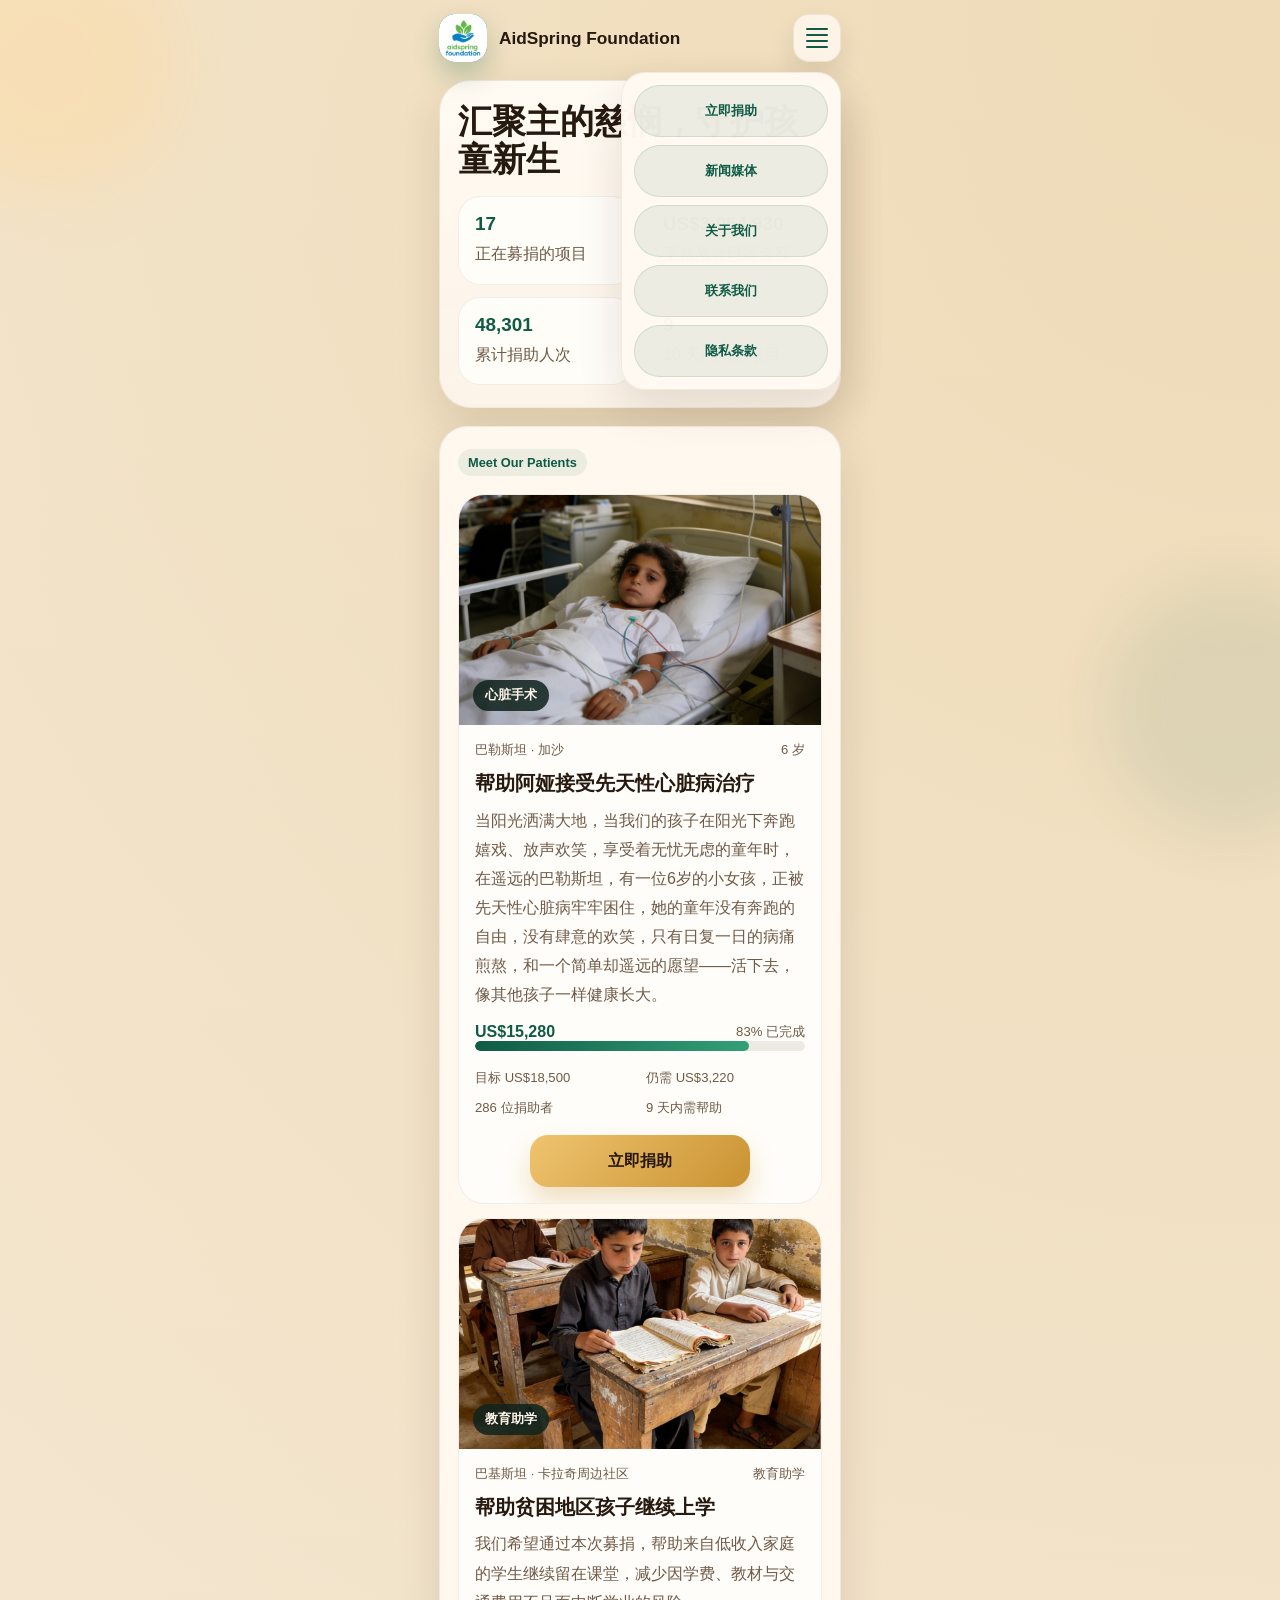
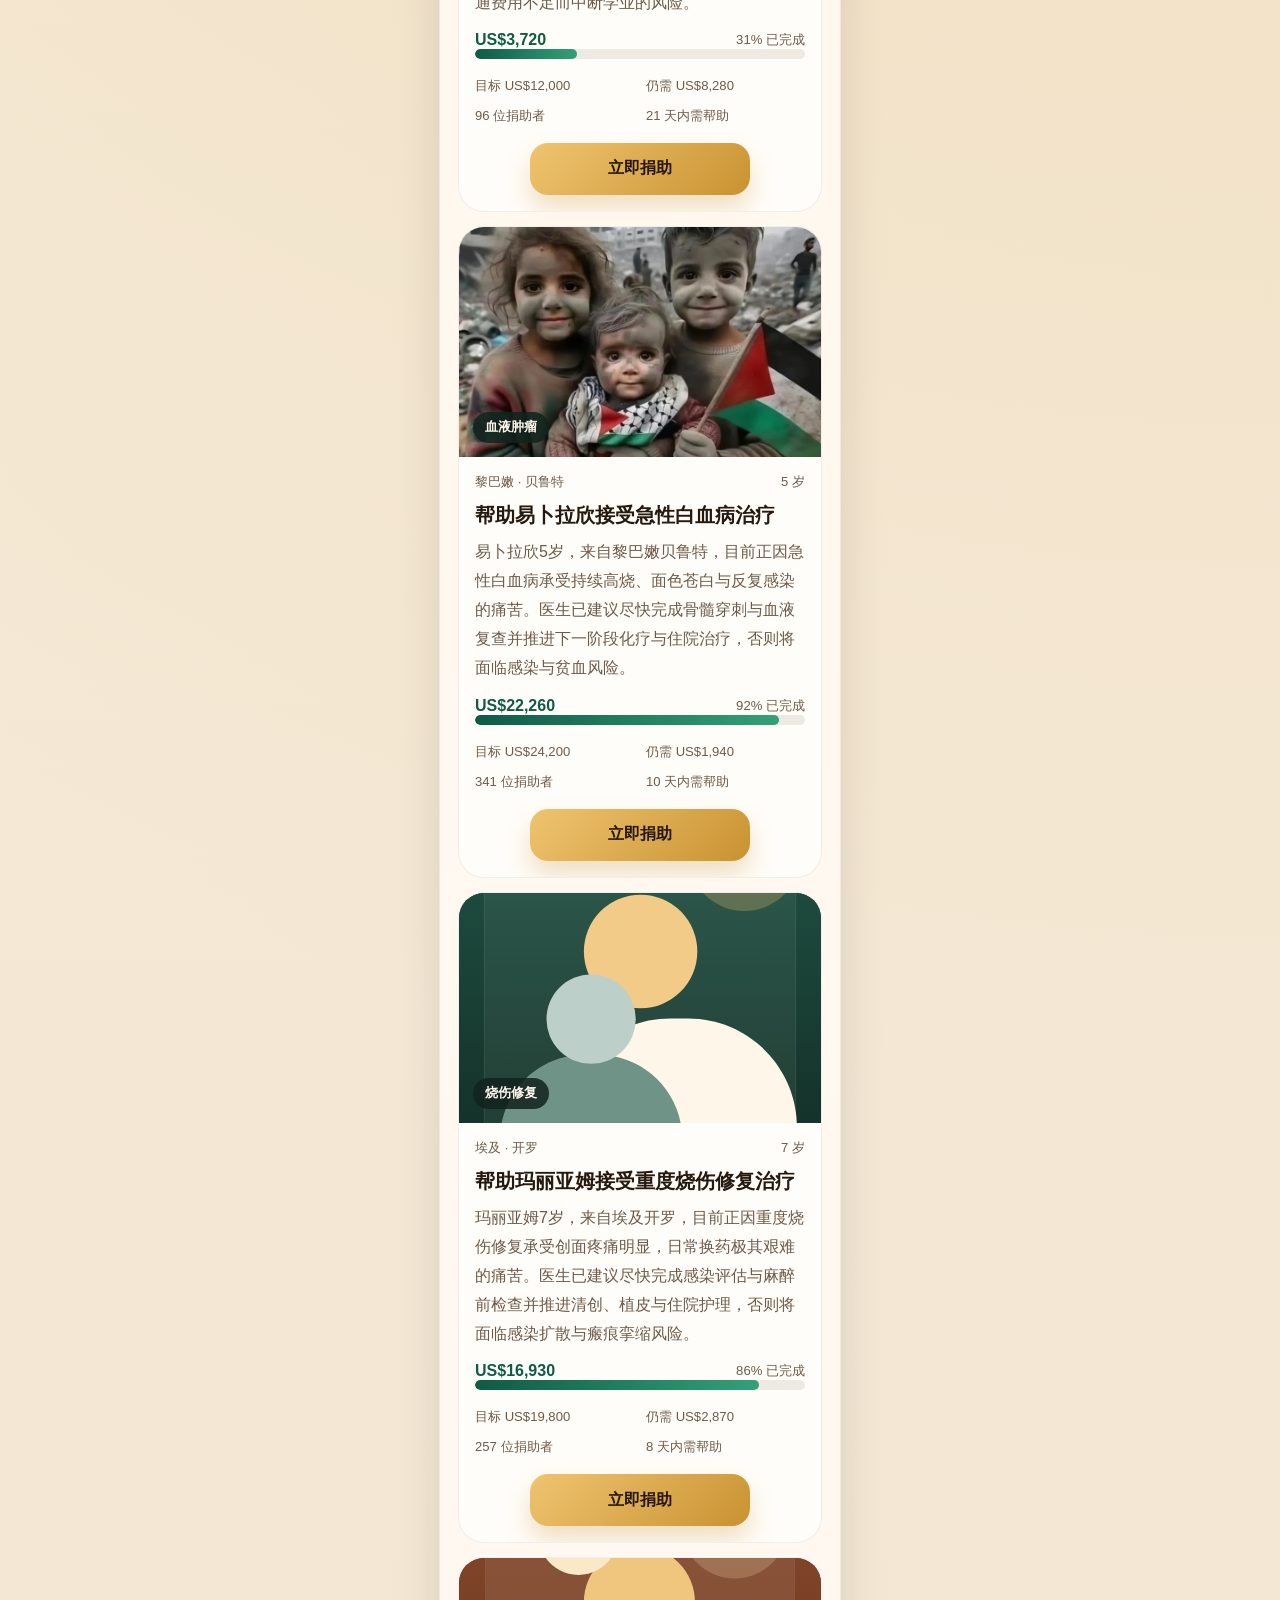
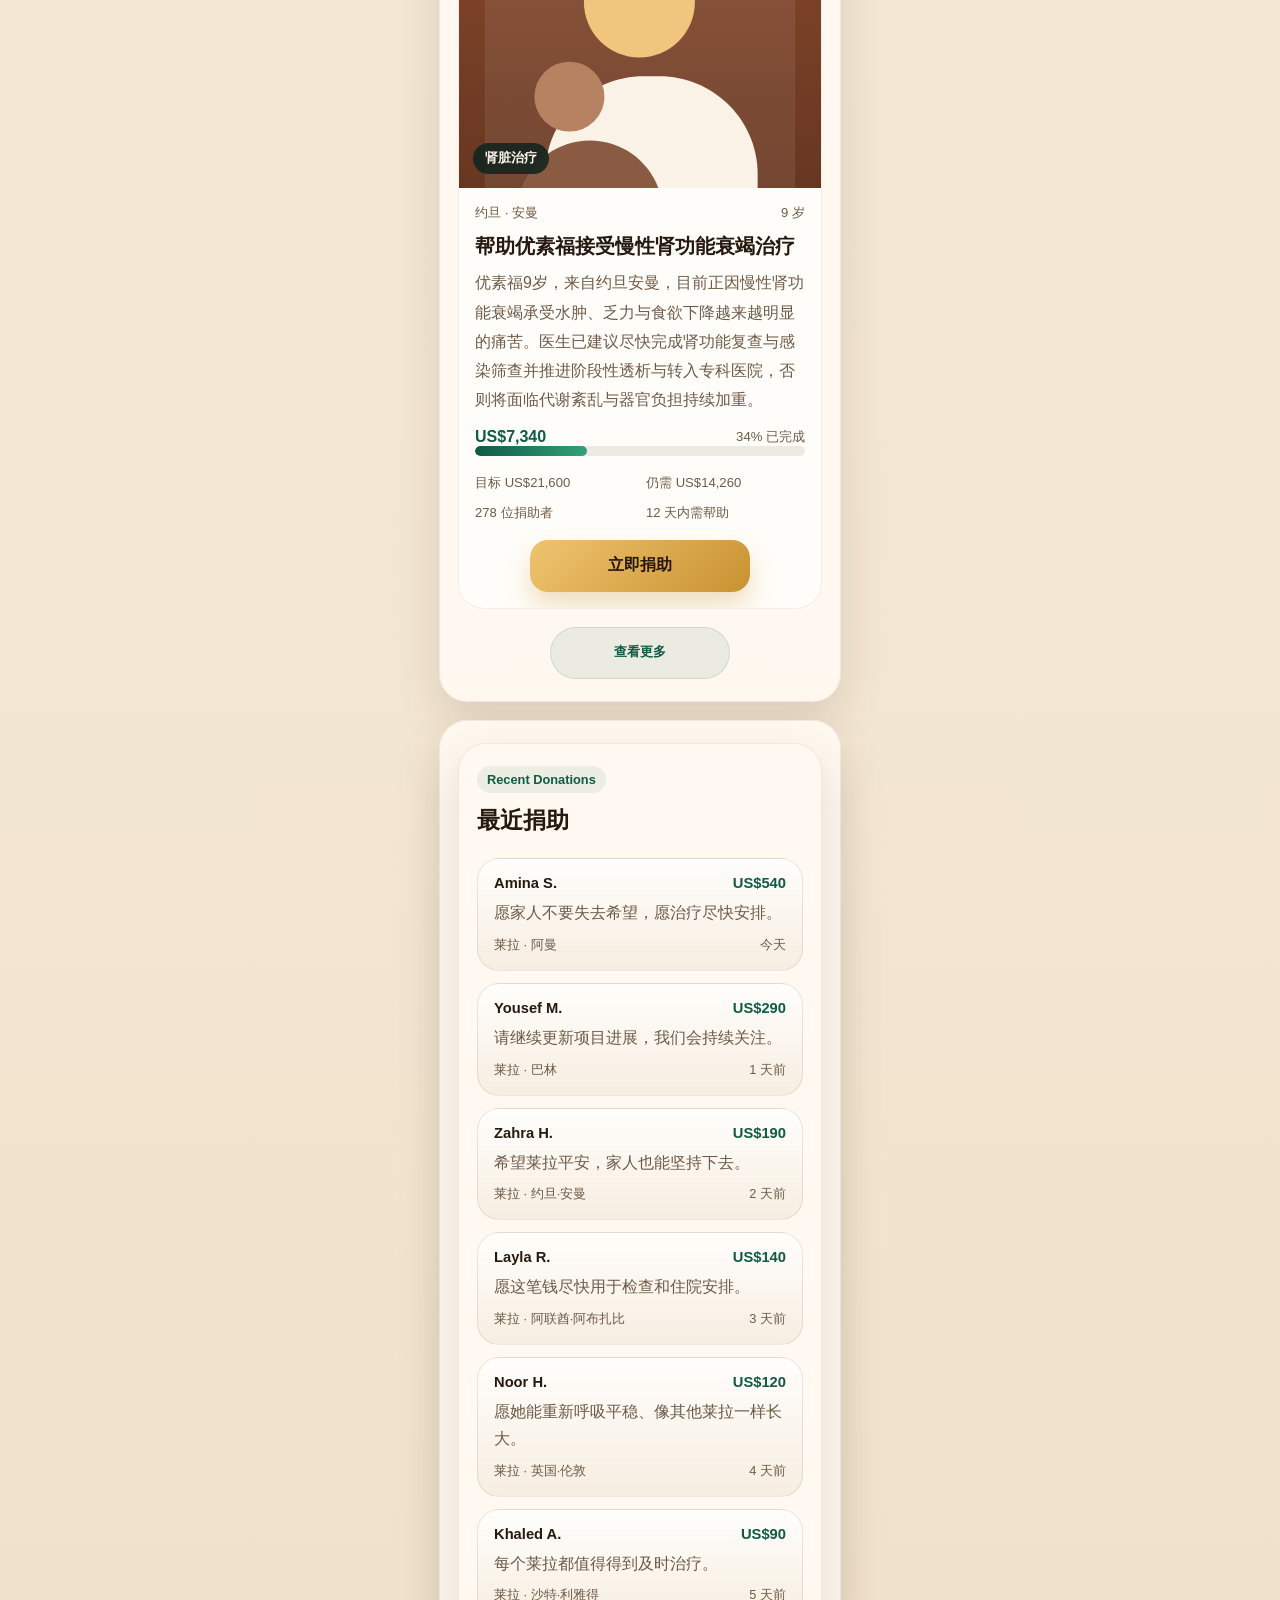
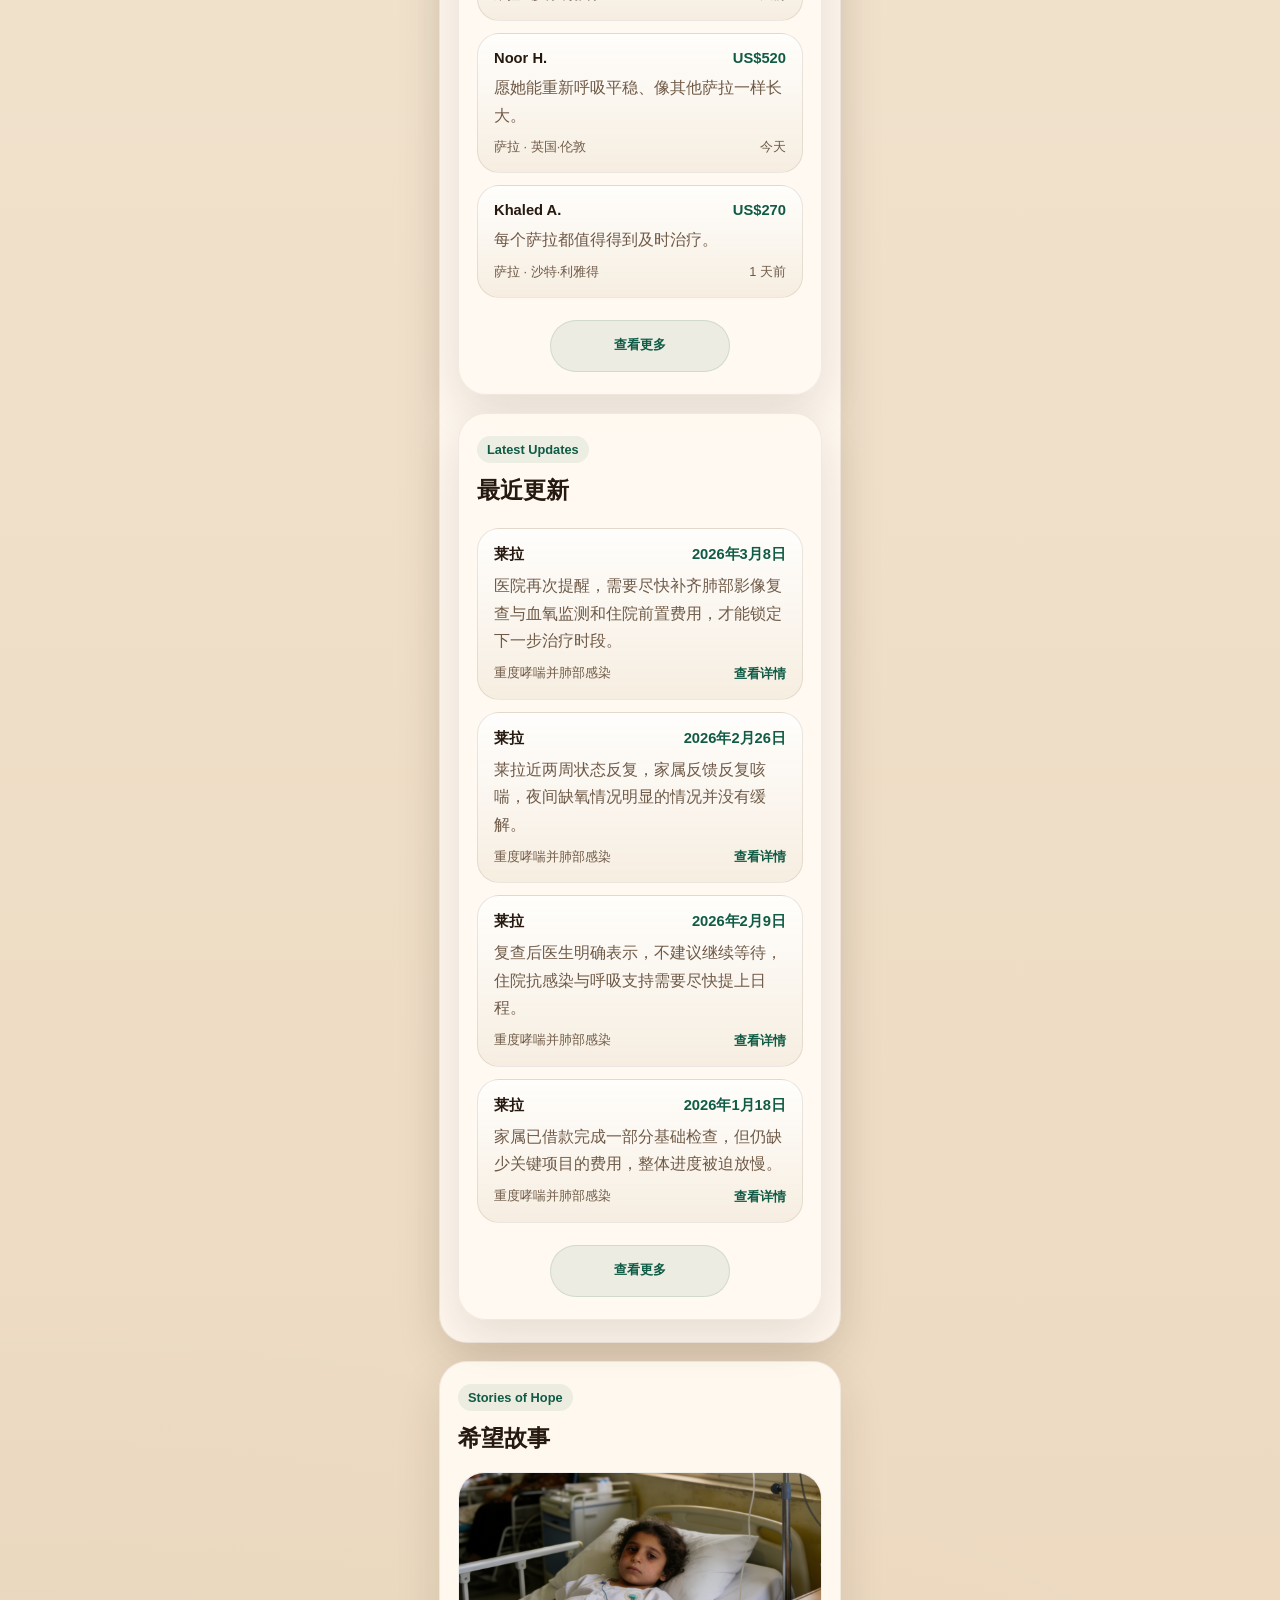
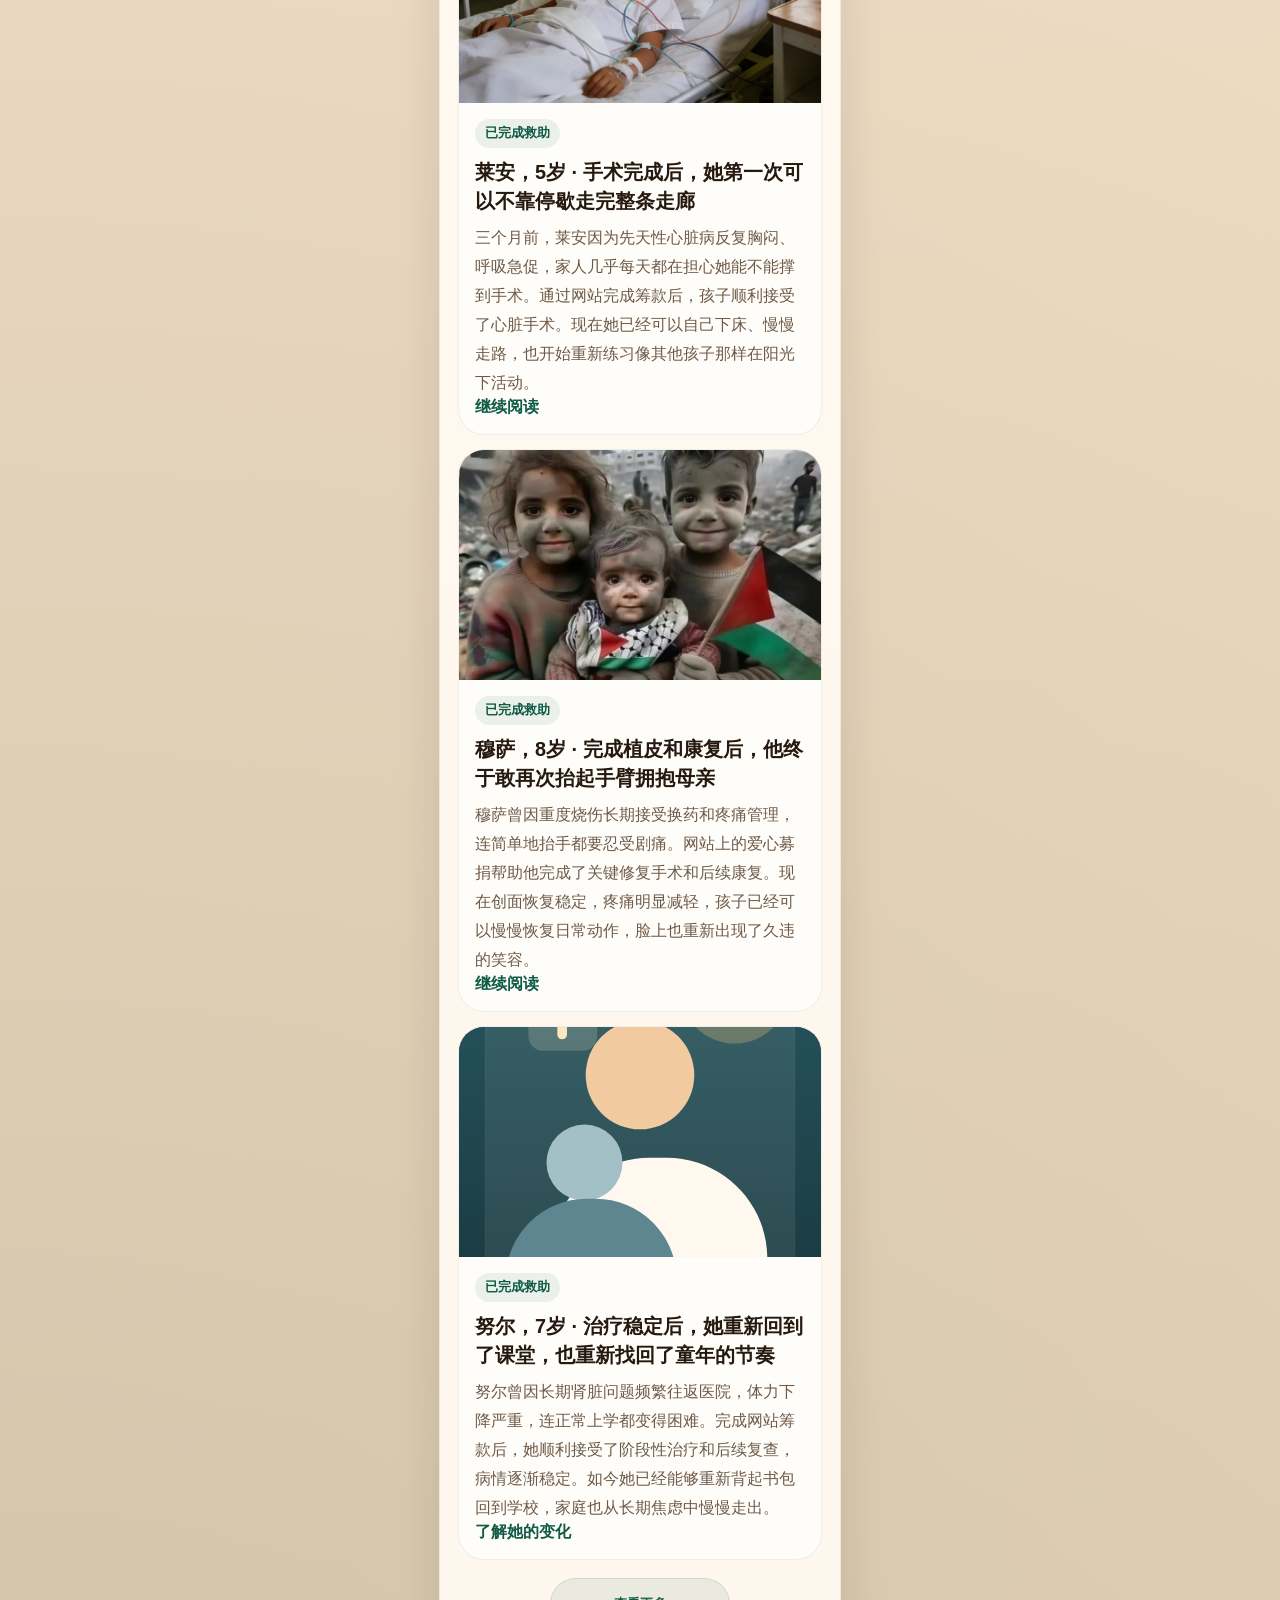
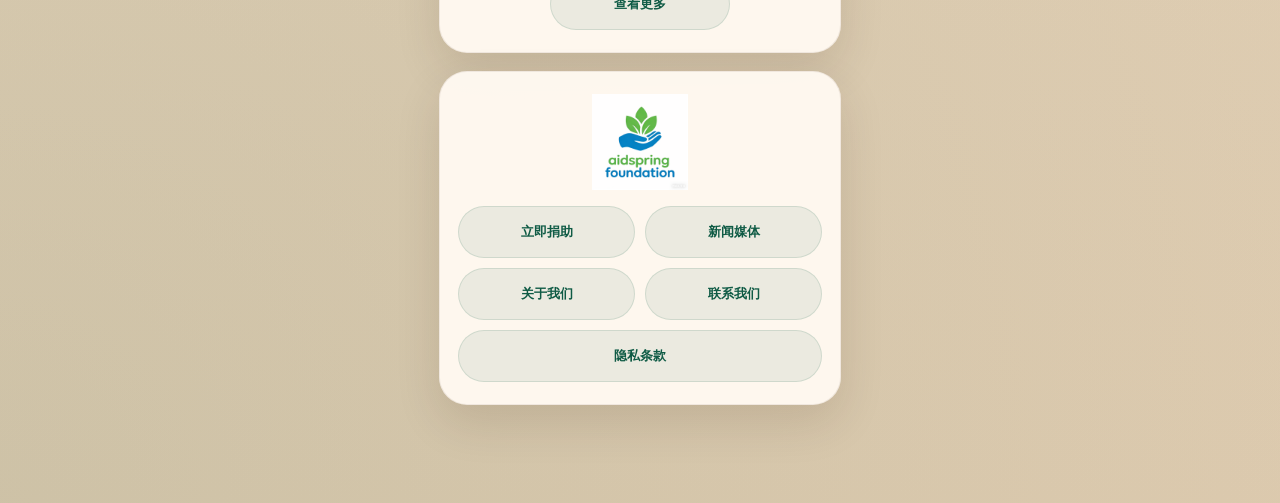
<file: index.html>
<!DOCTYPE html>
<html lang="zh-CN" dir="ltr">
  <head>
    <meta charset="UTF-8" />
    <meta
      name="viewport"
      content="width=device-width, initial-scale=1, viewport-fit=cover"
    />
    <title>慈愈计划 | 儿童医疗募捐首页</title>
    <meta
      name="description"
      content="面向手机端的儿童医疗募捐首页，现已汇总多个患病儿童募捐项目，包含紧急项目、最近捐助和持续更新。"
    />
    <link rel="stylesheet" href="./styles.css" />
  </head>
  <body>
    <div class="page-glow page-glow-top"></div>
    <div class="page-glow page-glow-bottom"></div>

    <div class="app-shell">
      <header class="topbar">
        <div class="brand">
          <span class="brand-mark">
            <img src="./慈善募捐网站logo设计.png" alt="AidSpring Foundation logo" />
          </span>
          <div>
            <h1>AidSpring Foundation</h1>
          </div>
        </div>
        <div class="topbar-menu-shell" id="homeMenuShell">
          <button class="topbar-menu-btn" id="homeMenuButton" type="button" aria-expanded="false" aria-controls="homeMenuPanel" aria-label="打开导航菜单">
            <span></span>
            <span></span>
            <span></span>
            <span></span>
          </button>
          <div class="topbar-menu-panel" id="homeMenuPanel" hidden>
            <a class="home-link-btn topbar-menu-link" href="#patientDirectory">立即捐助</a>
            <a class="home-link-btn topbar-menu-link" href="./news.html">新闻媒体</a>
            <a class="home-link-btn topbar-menu-link" href="./about.html">关于我们</a>
            <a class="home-link-btn topbar-menu-link" href="./contact.html">联系我们</a>
            <a class="home-link-btn topbar-menu-link" href="./privacy.html">隐私条款</a>
          </div>
        </div>
      </header>

      <main id="homePage"></main>
    </div>

    <script src="./script.js"></script>
  </body>
</html>
</file>
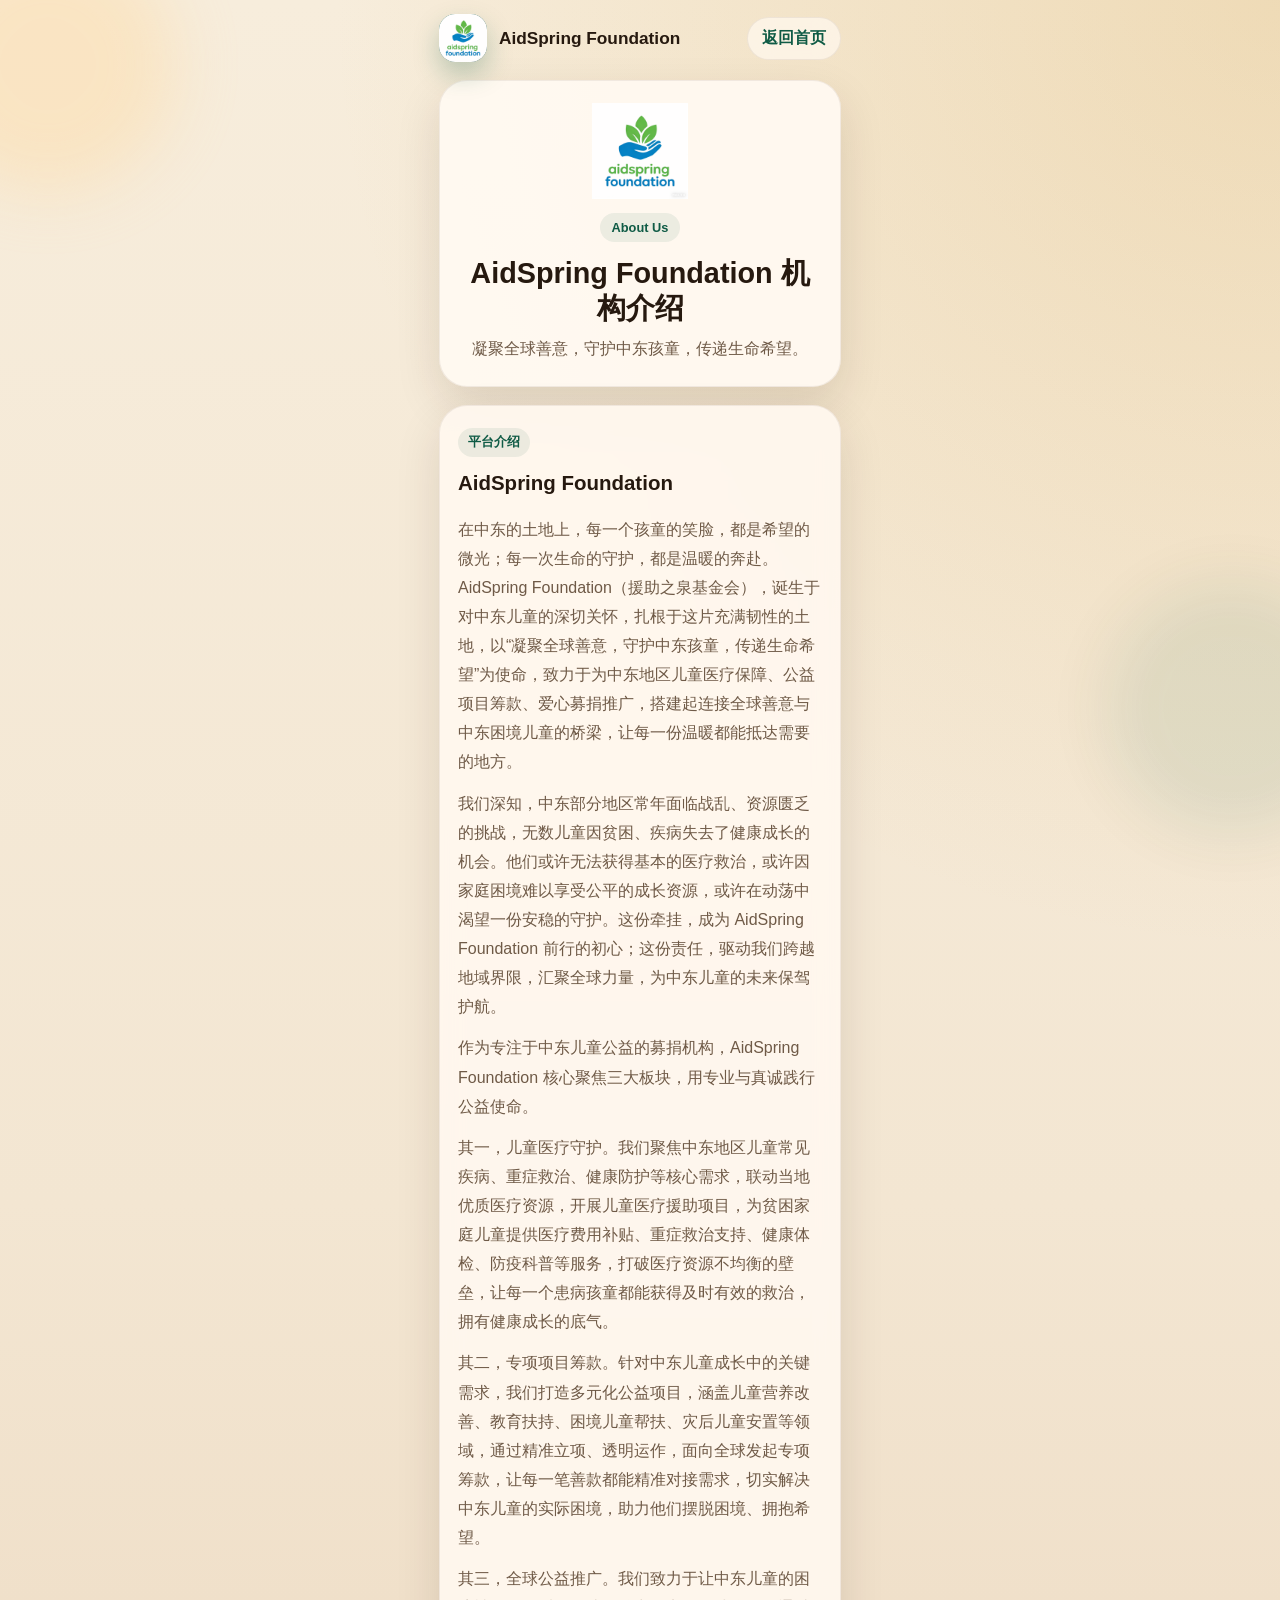
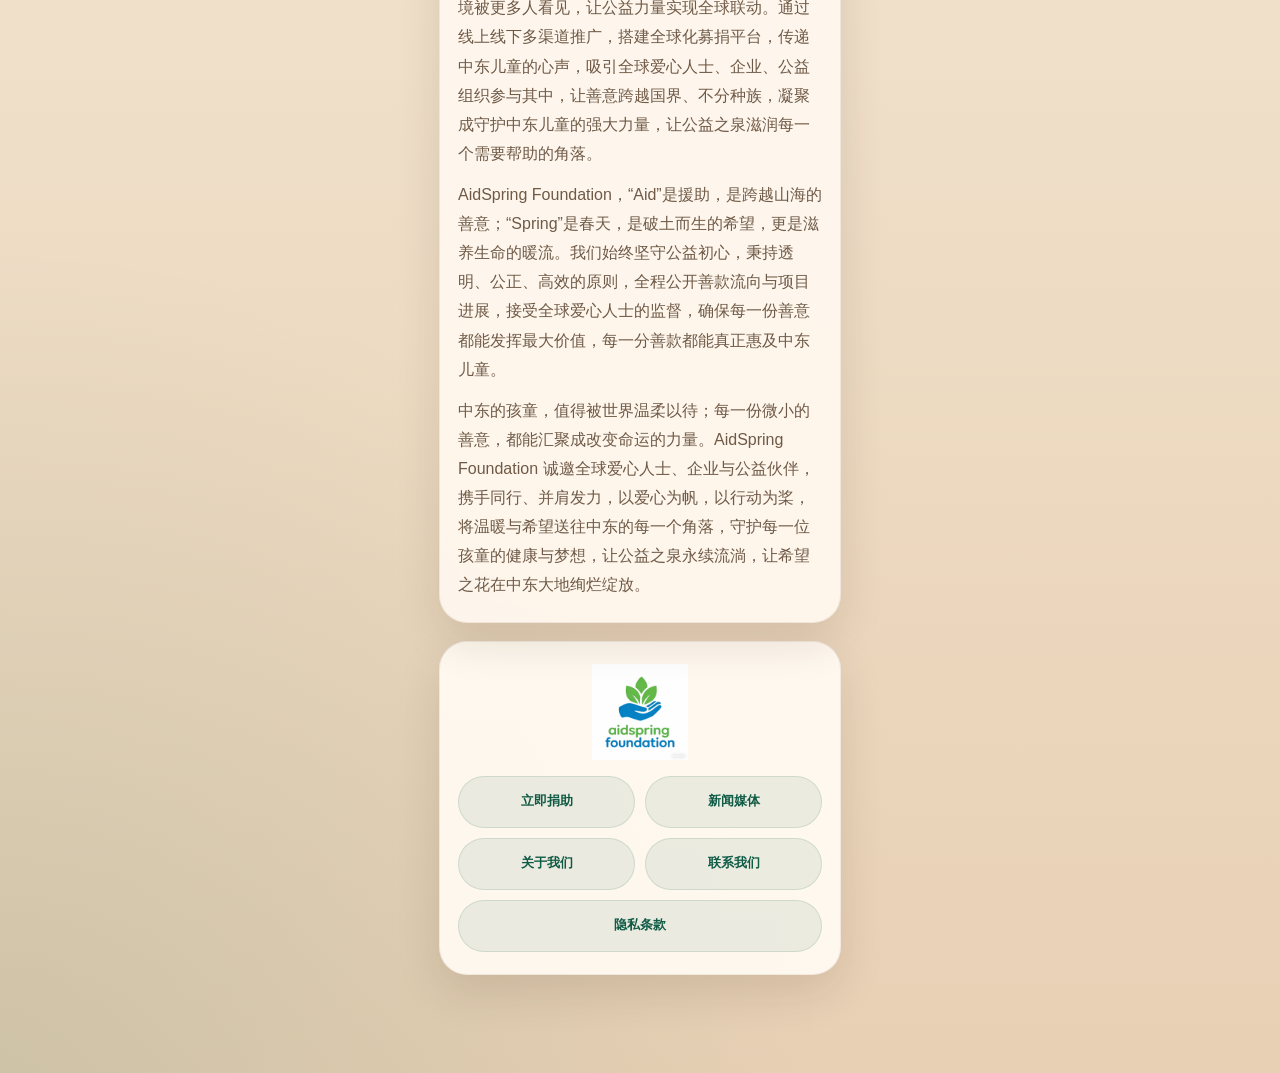
<file: about.html>
<!DOCTYPE html>
<html lang="zh-CN" dir="ltr">
  <head>
    <meta charset="UTF-8" />
    <meta
      name="viewport"
      content="width=device-width, initial-scale=1, viewport-fit=cover"
    />
    <title>关于我们 | 慈愈计划</title>
    <meta
      name="description"
      content="了解慈愈计划的使命、背景与公益方向。"
    />
    <link rel="stylesheet" href="./styles.css" />
  </head>
  <body>
    <div class="page-glow page-glow-top"></div>
    <div class="page-glow page-glow-bottom"></div>

    <div class="app-shell">
      <header class="topbar">
        <div class="brand">
          <span class="brand-mark">
            <img src="./慈善募捐网站logo设计.png" alt="AidSpring Foundation logo" />
          </span>
          <div>
            <h1>AidSpring Foundation</h1>
          </div>
        </div>
        <a class="ghost-link" href="./index.html">返回首页</a>
      </header>

      <main>
        <section class="listing-hero">
          <img class="about-page-logo" src="./慈善募捐网站logo设计.png" alt="AidSpring Foundation logo" />
          <span class="directory-kicker">About Us</span>
          <h2>AidSpring Foundation 机构介绍</h2>
          <p>凝聚全球善意，守护中东孩童，传递生命希望。</p>
        </section>

        <section class="detail-section">
          <span class="mini-label">平台介绍</span>
          <h3>AidSpring Foundation</h3>
          <div class="detail-story">
            <p>在中东的土地上，每一个孩童的笑脸，都是希望的微光；每一次生命的守护，都是温暖的奔赴。AidSpring Foundation（援助之泉基金会），诞生于对中东儿童的深切关怀，扎根于这片充满韧性的土地，以“凝聚全球善意，守护中东孩童，传递生命希望”为使命，致力于为中东地区儿童医疗保障、公益项目筹款、爱心募捐推广，搭建起连接全球善意与中东困境儿童的桥梁，让每一份温暖都能抵达需要的地方。</p>
            <p>我们深知，中东部分地区常年面临战乱、资源匮乏的挑战，无数儿童因贫困、疾病失去了健康成长的机会。他们或许无法获得基本的医疗救治，或许因家庭困境难以享受公平的成长资源，或许在动荡中渴望一份安稳的守护。这份牵挂，成为 AidSpring Foundation 前行的初心；这份责任，驱动我们跨越地域界限，汇聚全球力量，为中东儿童的未来保驾护航。</p>
            <p>作为专注于中东儿童公益的募捐机构，AidSpring Foundation 核心聚焦三大板块，用专业与真诚践行公益使命。</p>
            <p>其一，儿童医疗守护。我们聚焦中东地区儿童常见疾病、重症救治、健康防护等核心需求，联动当地优质医疗资源，开展儿童医疗援助项目，为贫困家庭儿童提供医疗费用补贴、重症救治支持、健康体检、防疫科普等服务，打破医疗资源不均衡的壁垒，让每一个患病孩童都能获得及时有效的救治，拥有健康成长的底气。</p>
            <p>其二，专项项目筹款。针对中东儿童成长中的关键需求，我们打造多元化公益项目，涵盖儿童营养改善、教育扶持、困境儿童帮扶、灾后儿童安置等领域，通过精准立项、透明运作，面向全球发起专项筹款，让每一笔善款都能精准对接需求，切实解决中东儿童的实际困境，助力他们摆脱困境、拥抱希望。</p>
            <p>其三，全球公益推广。我们致力于让中东儿童的困境被更多人看见，让公益力量实现全球联动。通过线上线下多渠道推广，搭建全球化募捐平台，传递中东儿童的心声，吸引全球爱心人士、企业、公益组织参与其中，让善意跨越国界、不分种族，凝聚成守护中东儿童的强大力量，让公益之泉滋润每一个需要帮助的角落。</p>
            <p>AidSpring Foundation，“Aid”是援助，是跨越山海的善意；“Spring”是春天，是破土而生的希望，更是滋养生命的暖流。我们始终坚守公益初心，秉持透明、公正、高效的原则，全程公开善款流向与项目进展，接受全球爱心人士的监督，确保每一份善意都能发挥最大价值，每一分善款都能真正惠及中东儿童。</p>
            <p>中东的孩童，值得被世界温柔以待；每一份微小的善意，都能汇聚成改变命运的力量。AidSpring Foundation 诚邀全球爱心人士、企业与公益伙伴，携手同行、并肩发力，以爱心为帆，以行动为桨，将温暖与希望送往中东的每一个角落，守护每一位孩童的健康与梦想，让公益之泉永续流淌，让希望之花在中东大地绚烂绽放。</p>
          </div>
        </section>

        <section class="site-footer-nav">
          <img class="site-footer-logo" src="./慈善募捐网站logo设计.png" alt="AidSpring Foundation logo" />
          <div class="site-footer-grid">
            <a class="home-link-btn site-footer-btn" href="./index.html#patientDirectory">立即捐助</a>
            <a class="home-link-btn site-footer-btn" href="./news.html">新闻媒体</a>
            <a class="home-link-btn site-footer-btn" href="./about.html">关于我们</a>
            <a class="home-link-btn site-footer-btn" href="./contact.html">联系我们</a>
            <a class="home-link-btn site-footer-btn" href="./privacy.html">隐私条款</a>
          </div>
        </section>
      </main>
    </div>
  </body>
</html>
</file>
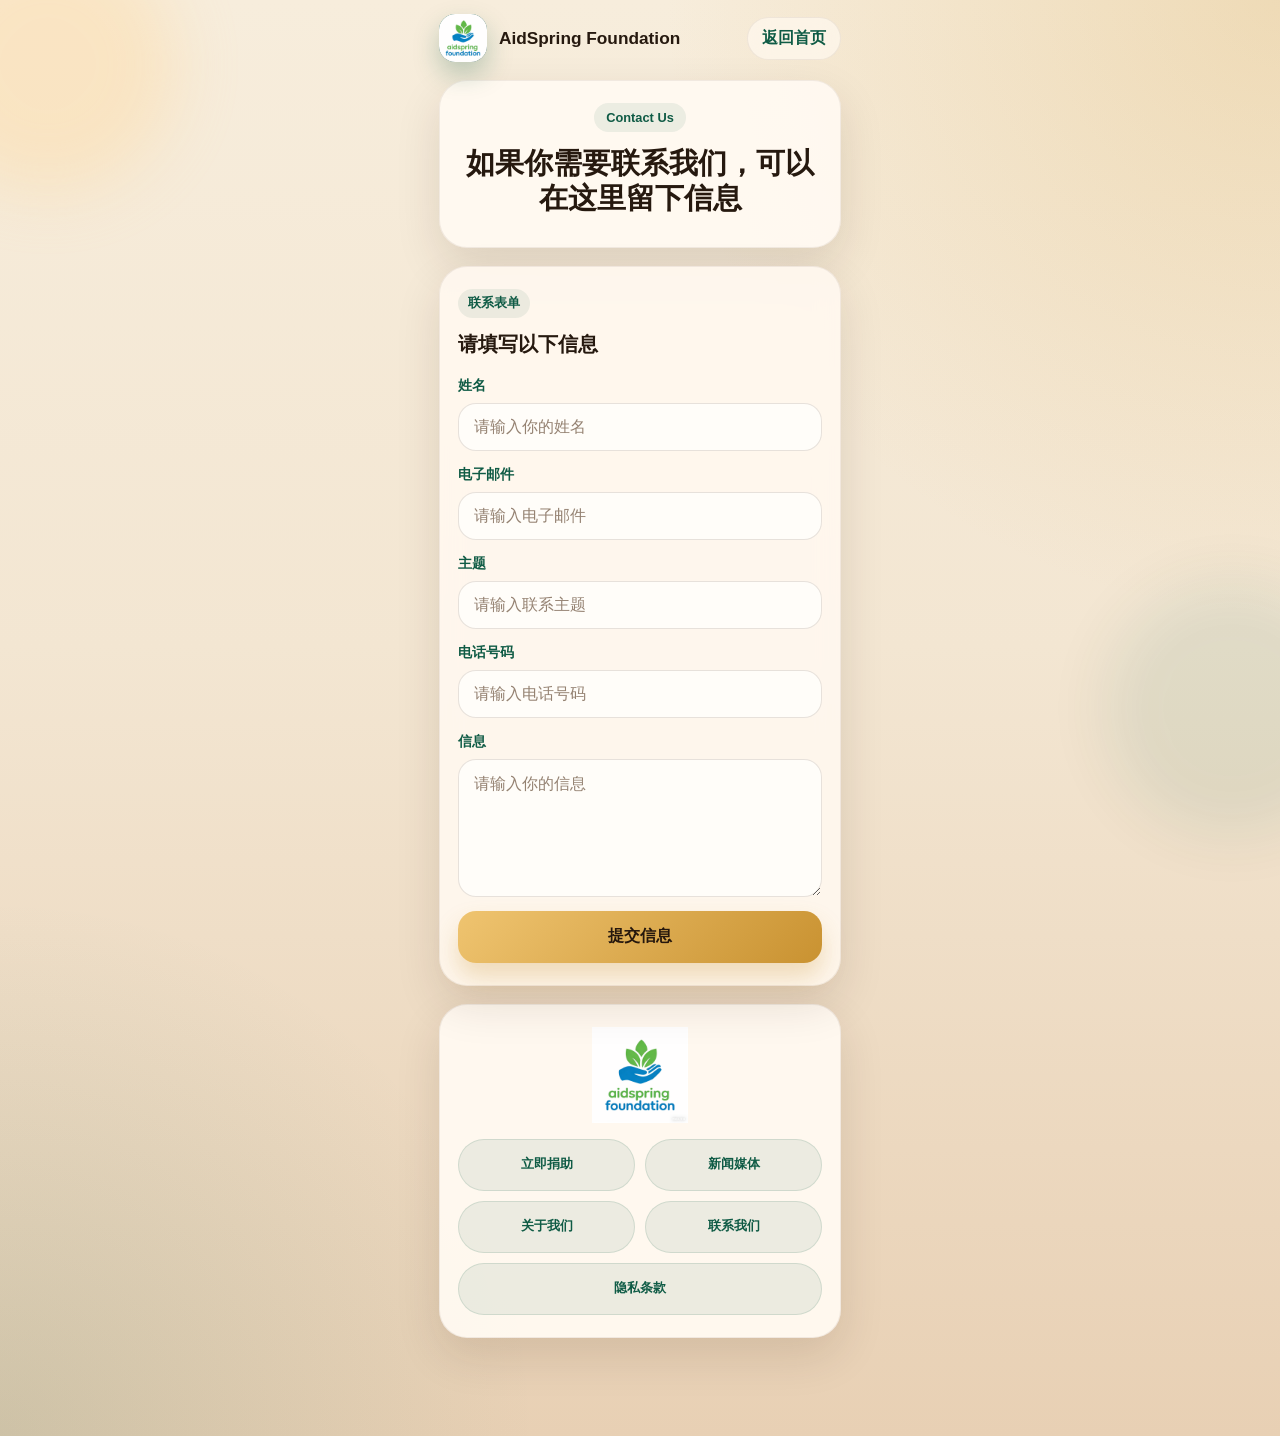
<file: contact.html>
<!DOCTYPE html>
<html lang="zh-CN" dir="ltr">
  <head>
    <meta charset="UTF-8" />
    <meta
      name="viewport"
      content="width=device-width, initial-scale=1, viewport-fit=cover"
    />
    <title>联系我们 | 慈愈计划</title>
    <meta
      name="description"
      content="联系慈愈计划团队，提交姓名、电子邮件、主题、电话号码与信息。"
    />
    <link rel="stylesheet" href="./styles.css" />
  </head>
  <body>
    <div class="page-glow page-glow-top"></div>
    <div class="page-glow page-glow-bottom"></div>

    <div class="app-shell">
      <header class="topbar">
        <div class="brand">
          <span class="brand-mark">
            <img src="./慈善募捐网站logo设计.png" alt="AidSpring Foundation logo" />
          </span>
          <div>
            <h1>AidSpring Foundation</h1>
          </div>
        </div>
        <a class="ghost-link" href="./index.html">返回首页</a>
      </header>

      <main>
        <section class="listing-hero">
          <span class="directory-kicker">Contact Us</span>
          <h2>如果你需要联系我们，可以在这里留下信息</h2>
        </section>

        <section class="detail-section">
          <span class="mini-label">联系表单</span>
          <h3>请填写以下信息</h3>
          <form class="contact-form">
            <label class="form-field">
              <span>姓名</span>
              <input type="text" placeholder="请输入你的姓名" />
            </label>
            <label class="form-field">
              <span>电子邮件</span>
              <input type="email" placeholder="请输入电子邮件" />
            </label>
            <label class="form-field">
              <span>主题</span>
              <input type="text" placeholder="请输入联系主题" />
            </label>
            <label class="form-field">
              <span>电话号码</span>
              <input type="tel" placeholder="请输入电话号码" />
            </label>
            <label class="form-field">
              <span>信息</span>
              <textarea rows="6" placeholder="请输入你的信息"></textarea>
            </label>
            <button class="primary-btn form-submit" type="button">提交信息</button>
          </form>
        </section>

        <section class="site-footer-nav">
          <img class="site-footer-logo" src="./慈善募捐网站logo设计.png" alt="AidSpring Foundation logo" />
          <div class="site-footer-grid">
            <a class="home-link-btn site-footer-btn" href="./index.html#patientDirectory">立即捐助</a>
            <a class="home-link-btn site-footer-btn" href="./news.html">新闻媒体</a>
            <a class="home-link-btn site-footer-btn" href="./about.html">关于我们</a>
            <a class="home-link-btn site-footer-btn" href="./contact.html">联系我们</a>
            <a class="home-link-btn site-footer-btn" href="./privacy.html">隐私条款</a>
          </div>
        </section>
      </main>
    </div>
  </body>
</html>
</file>
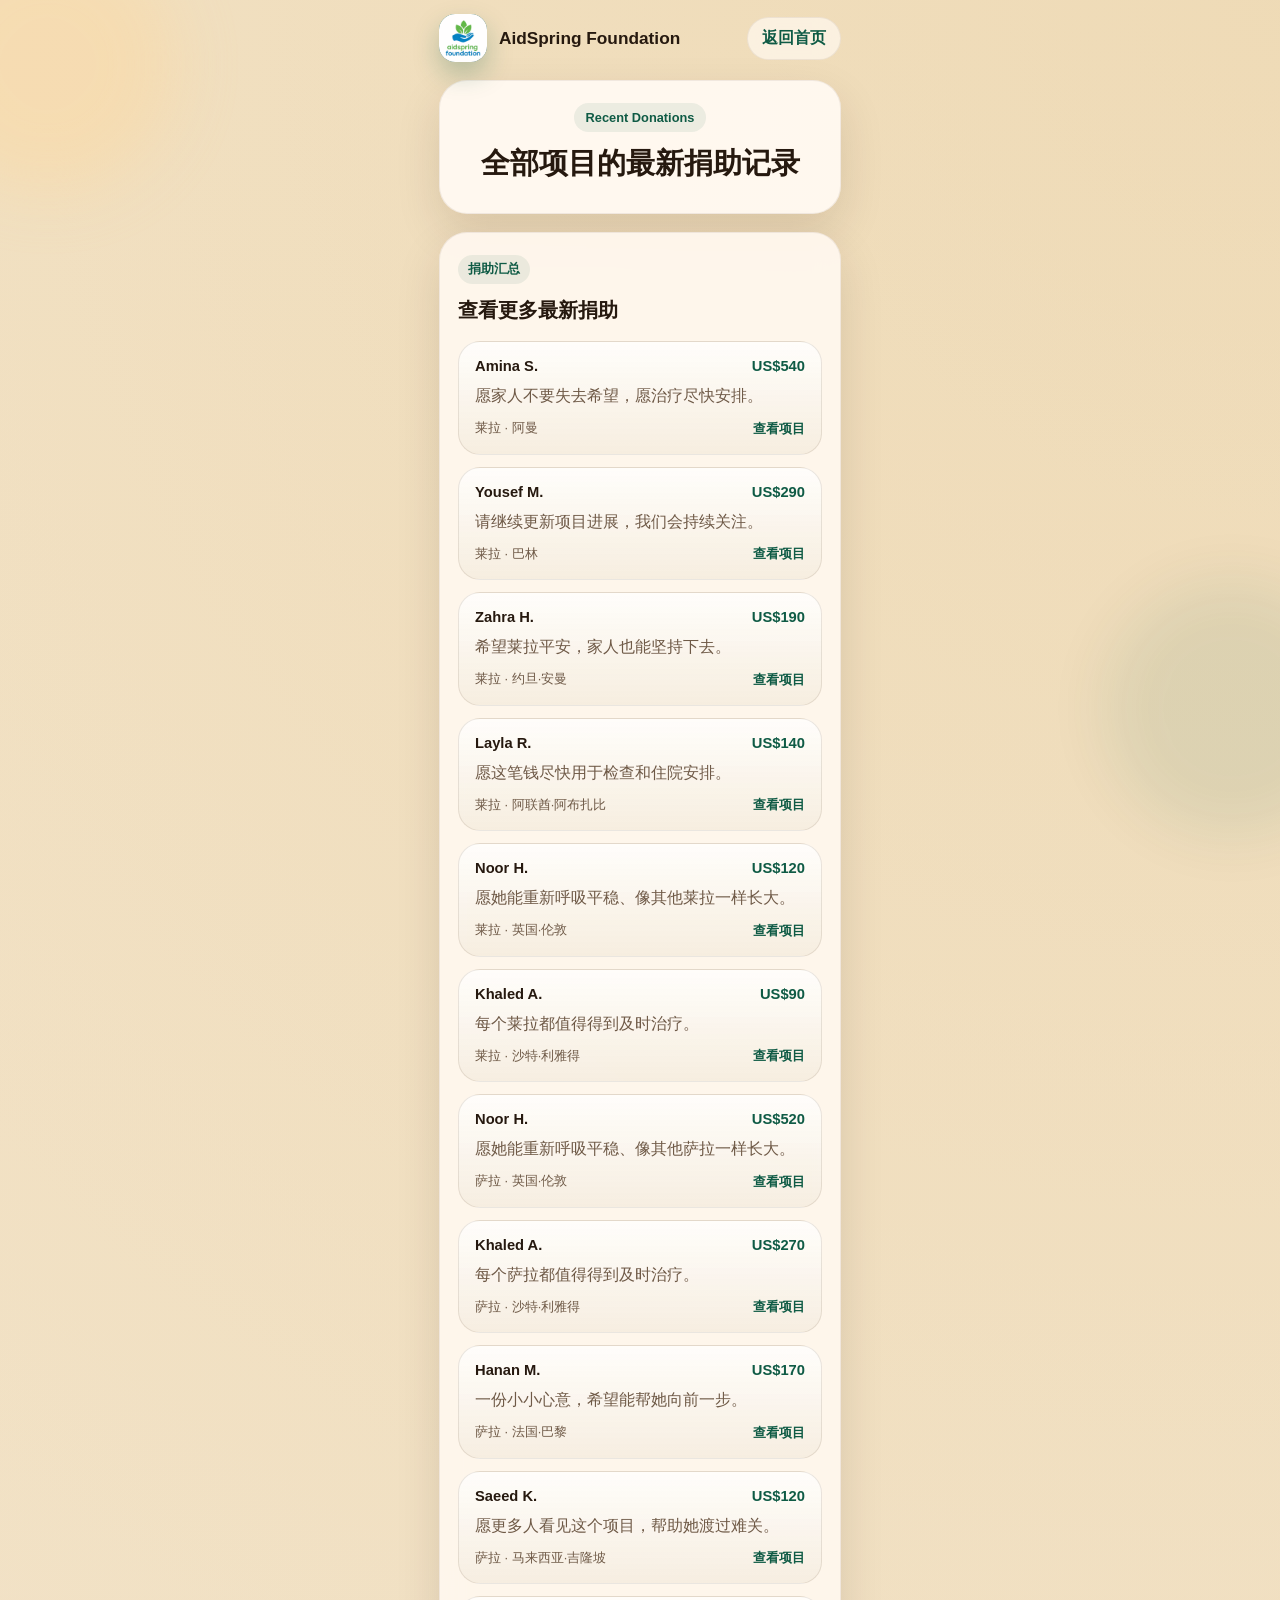
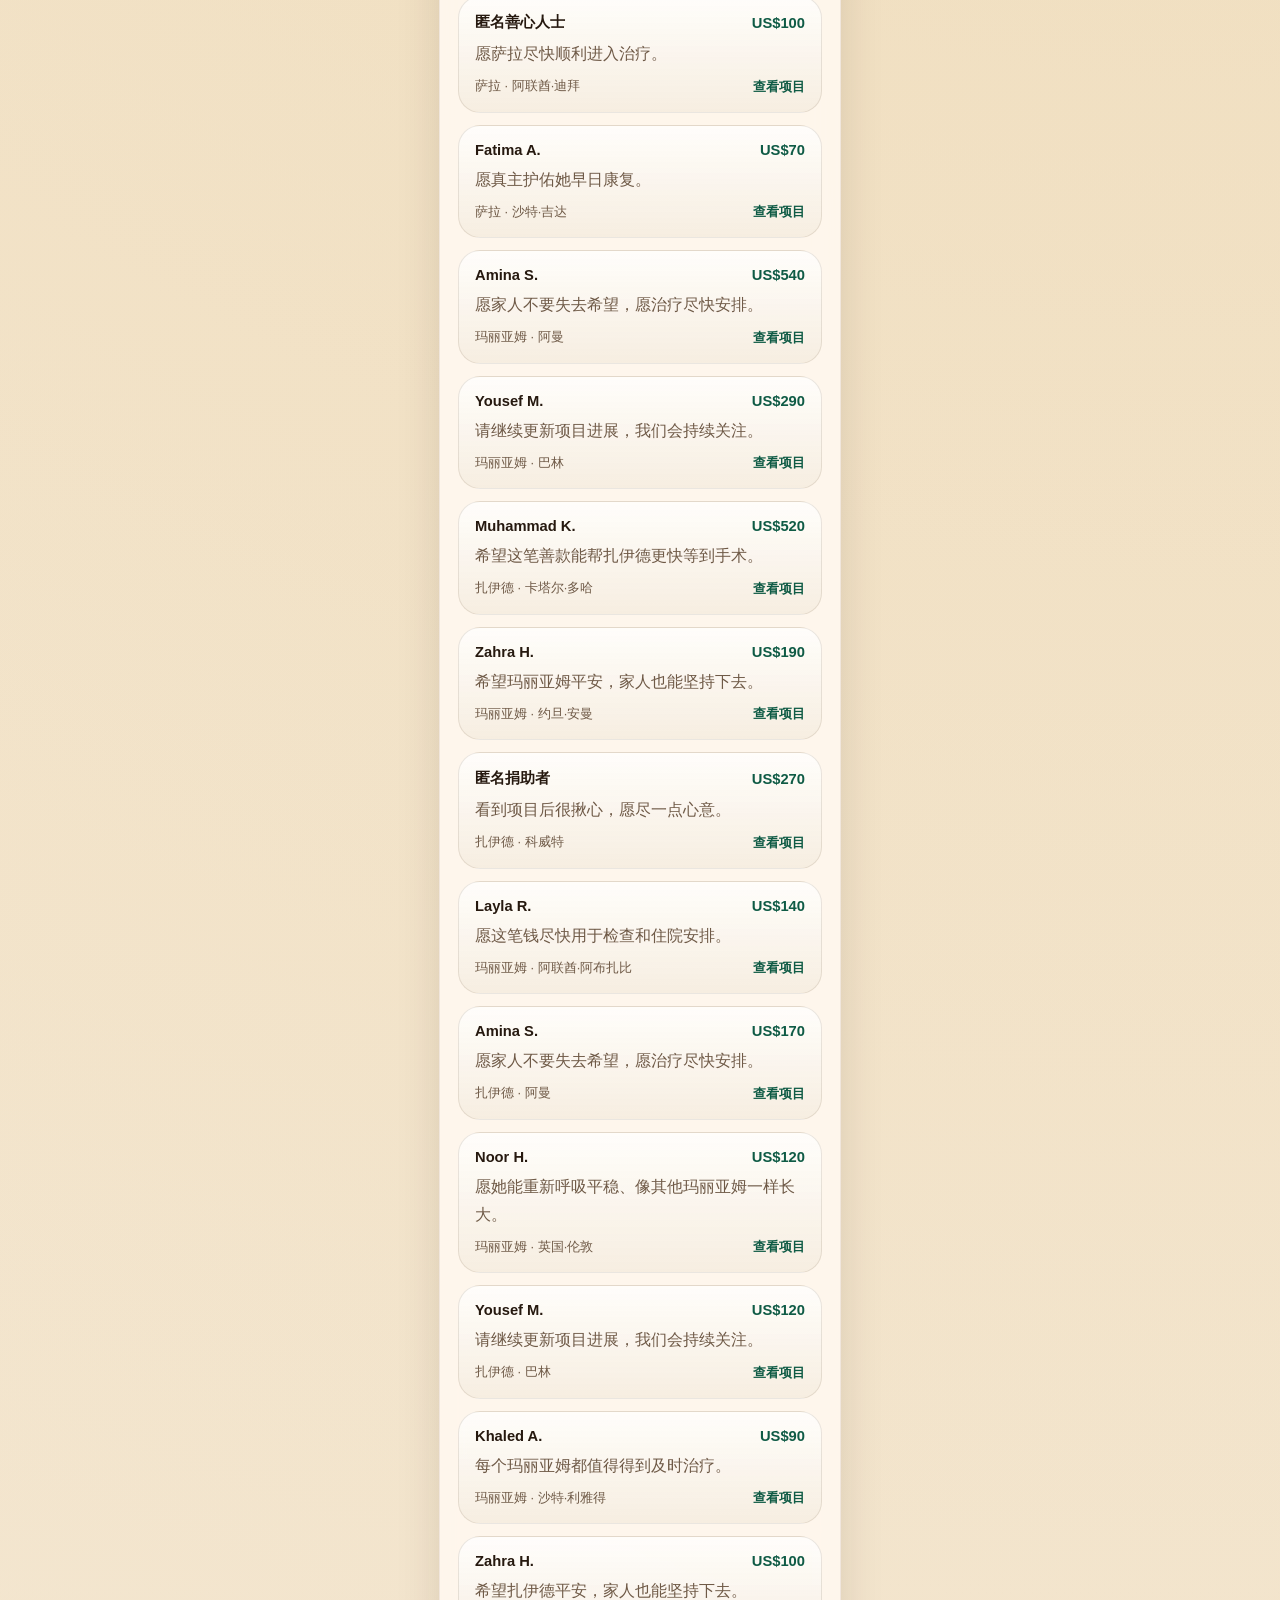
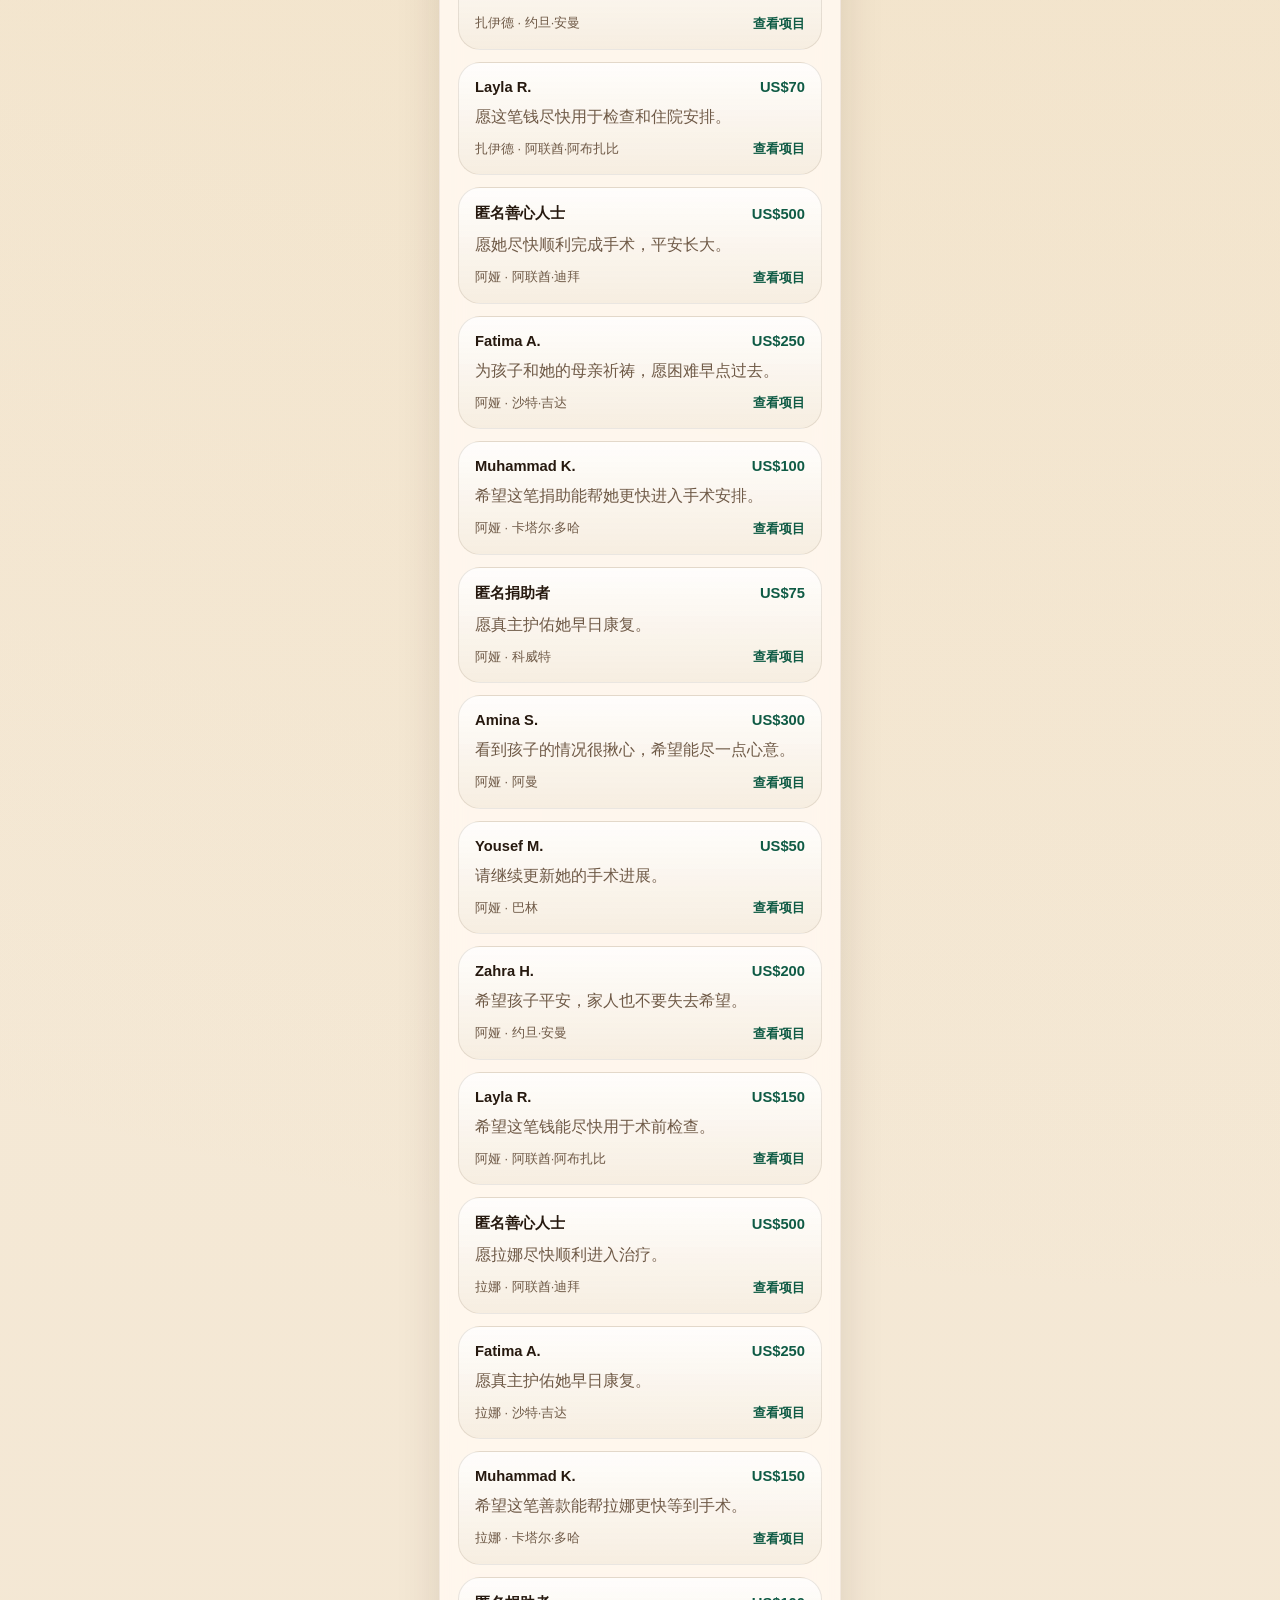
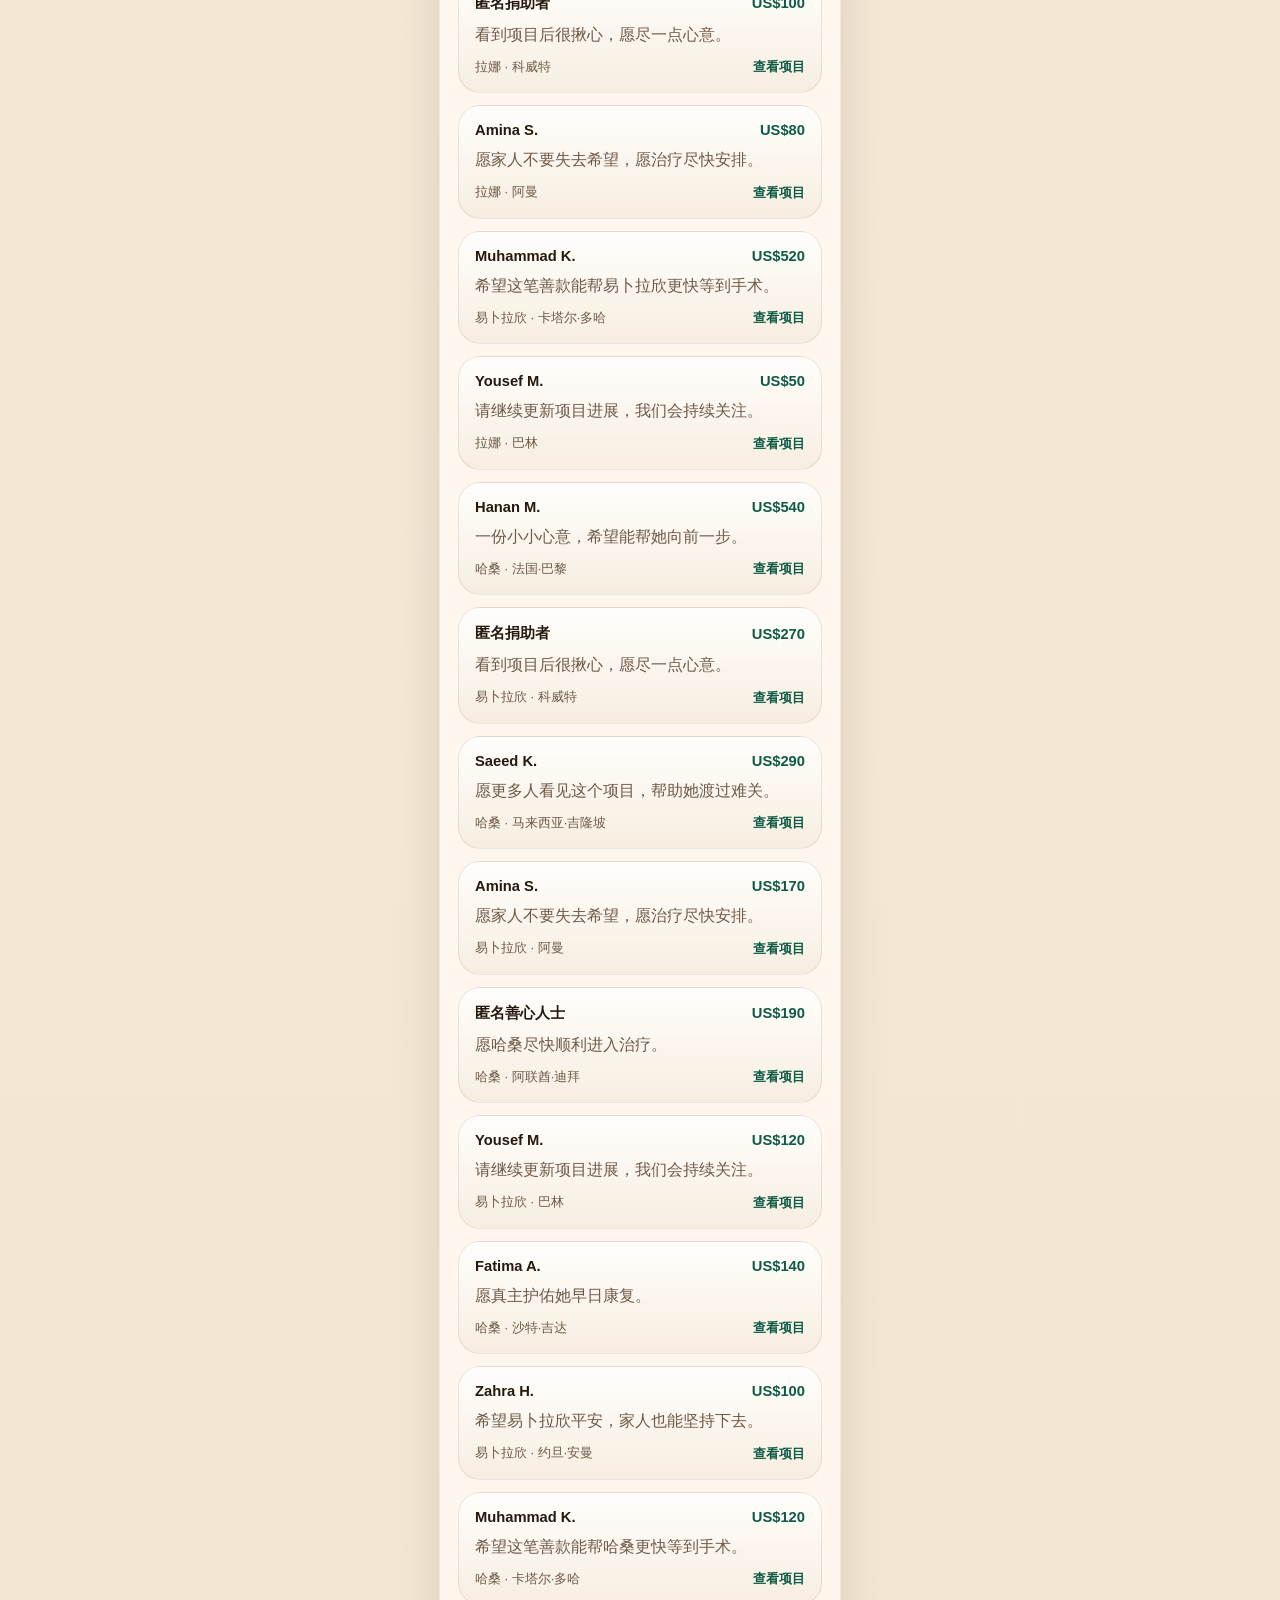
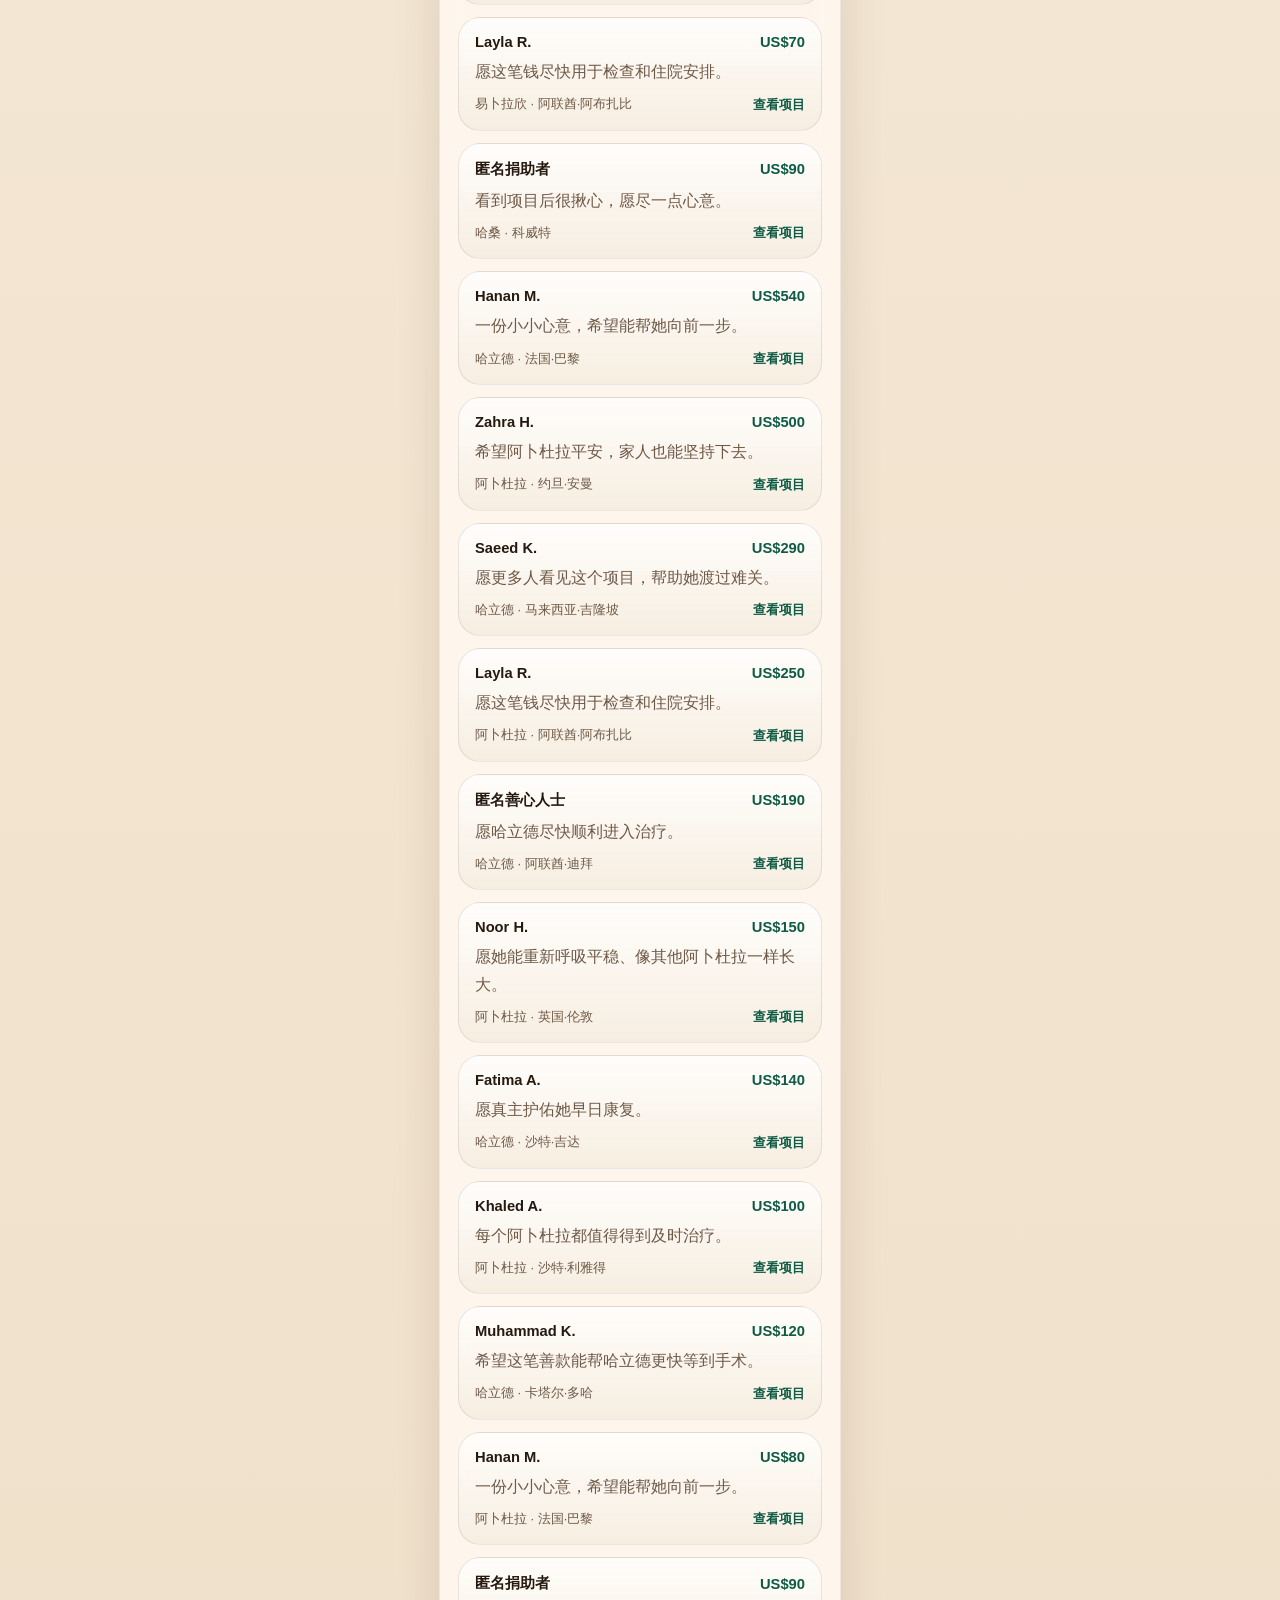
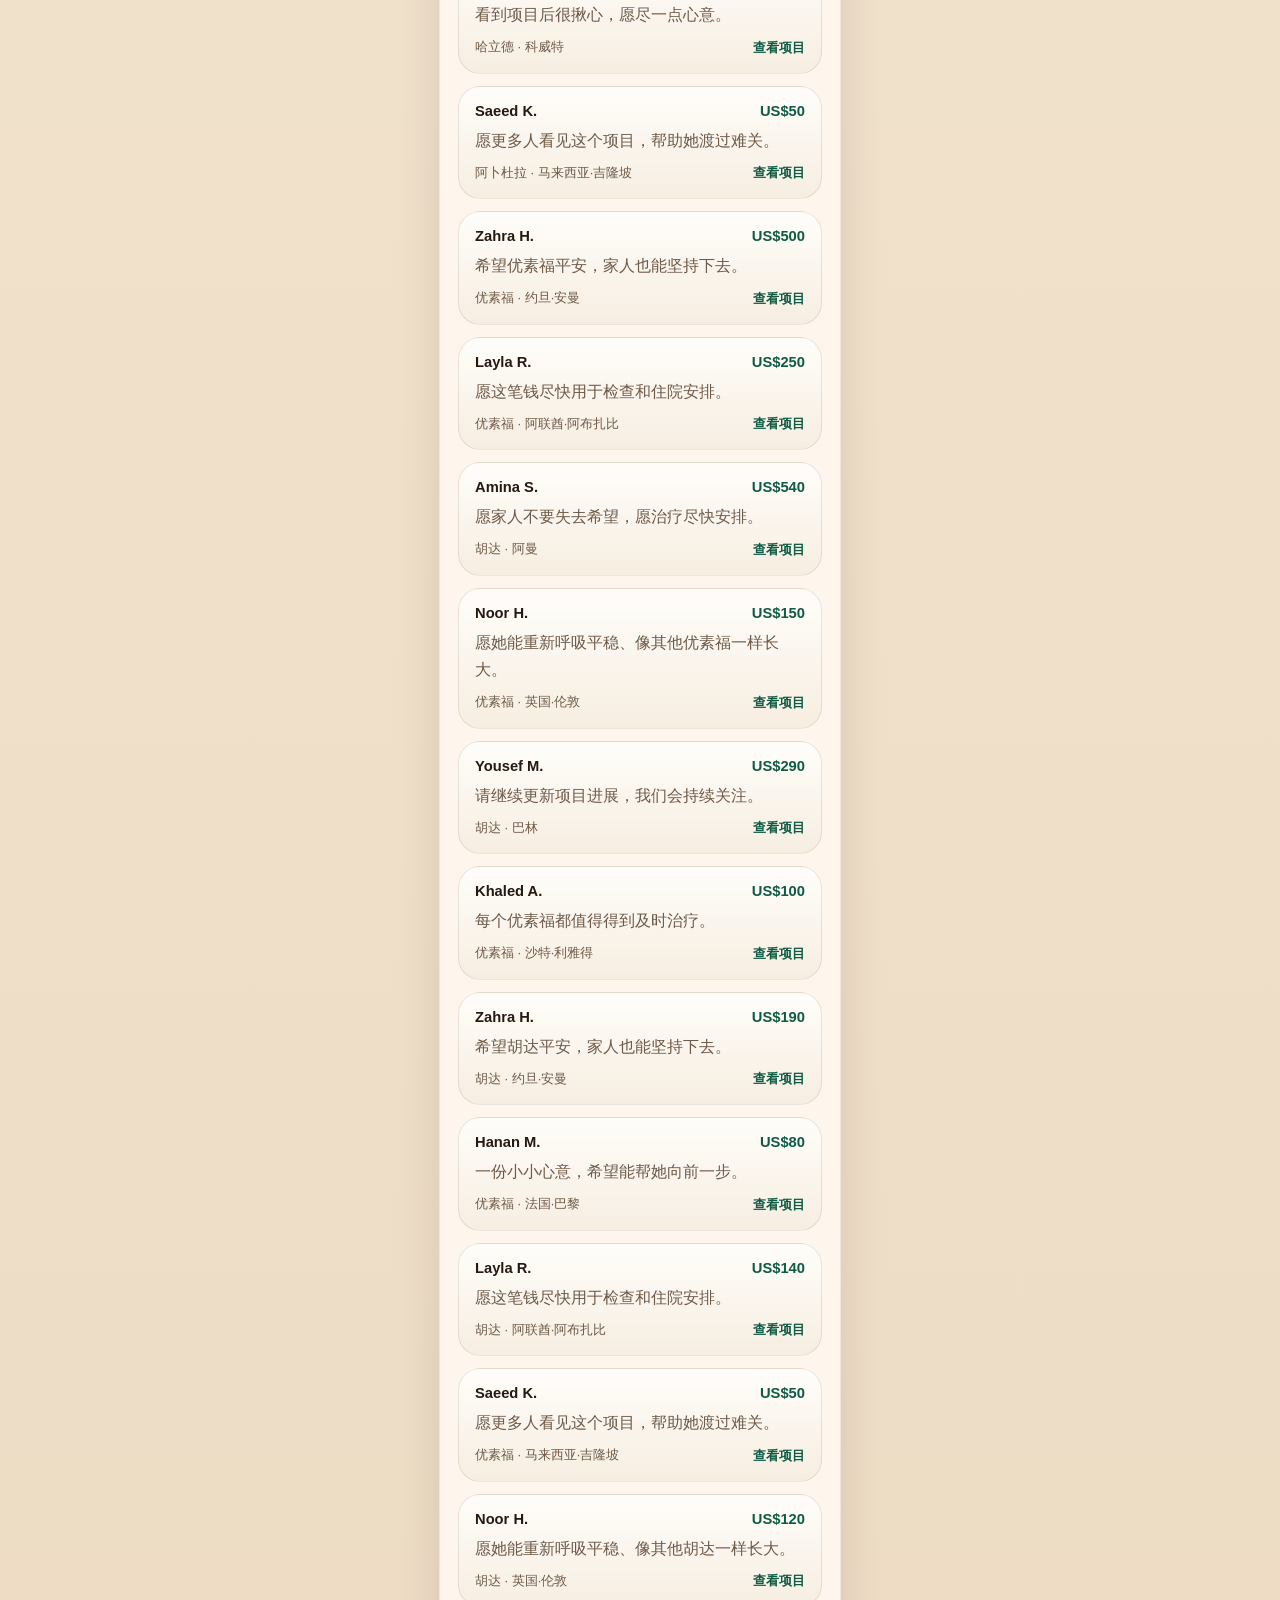
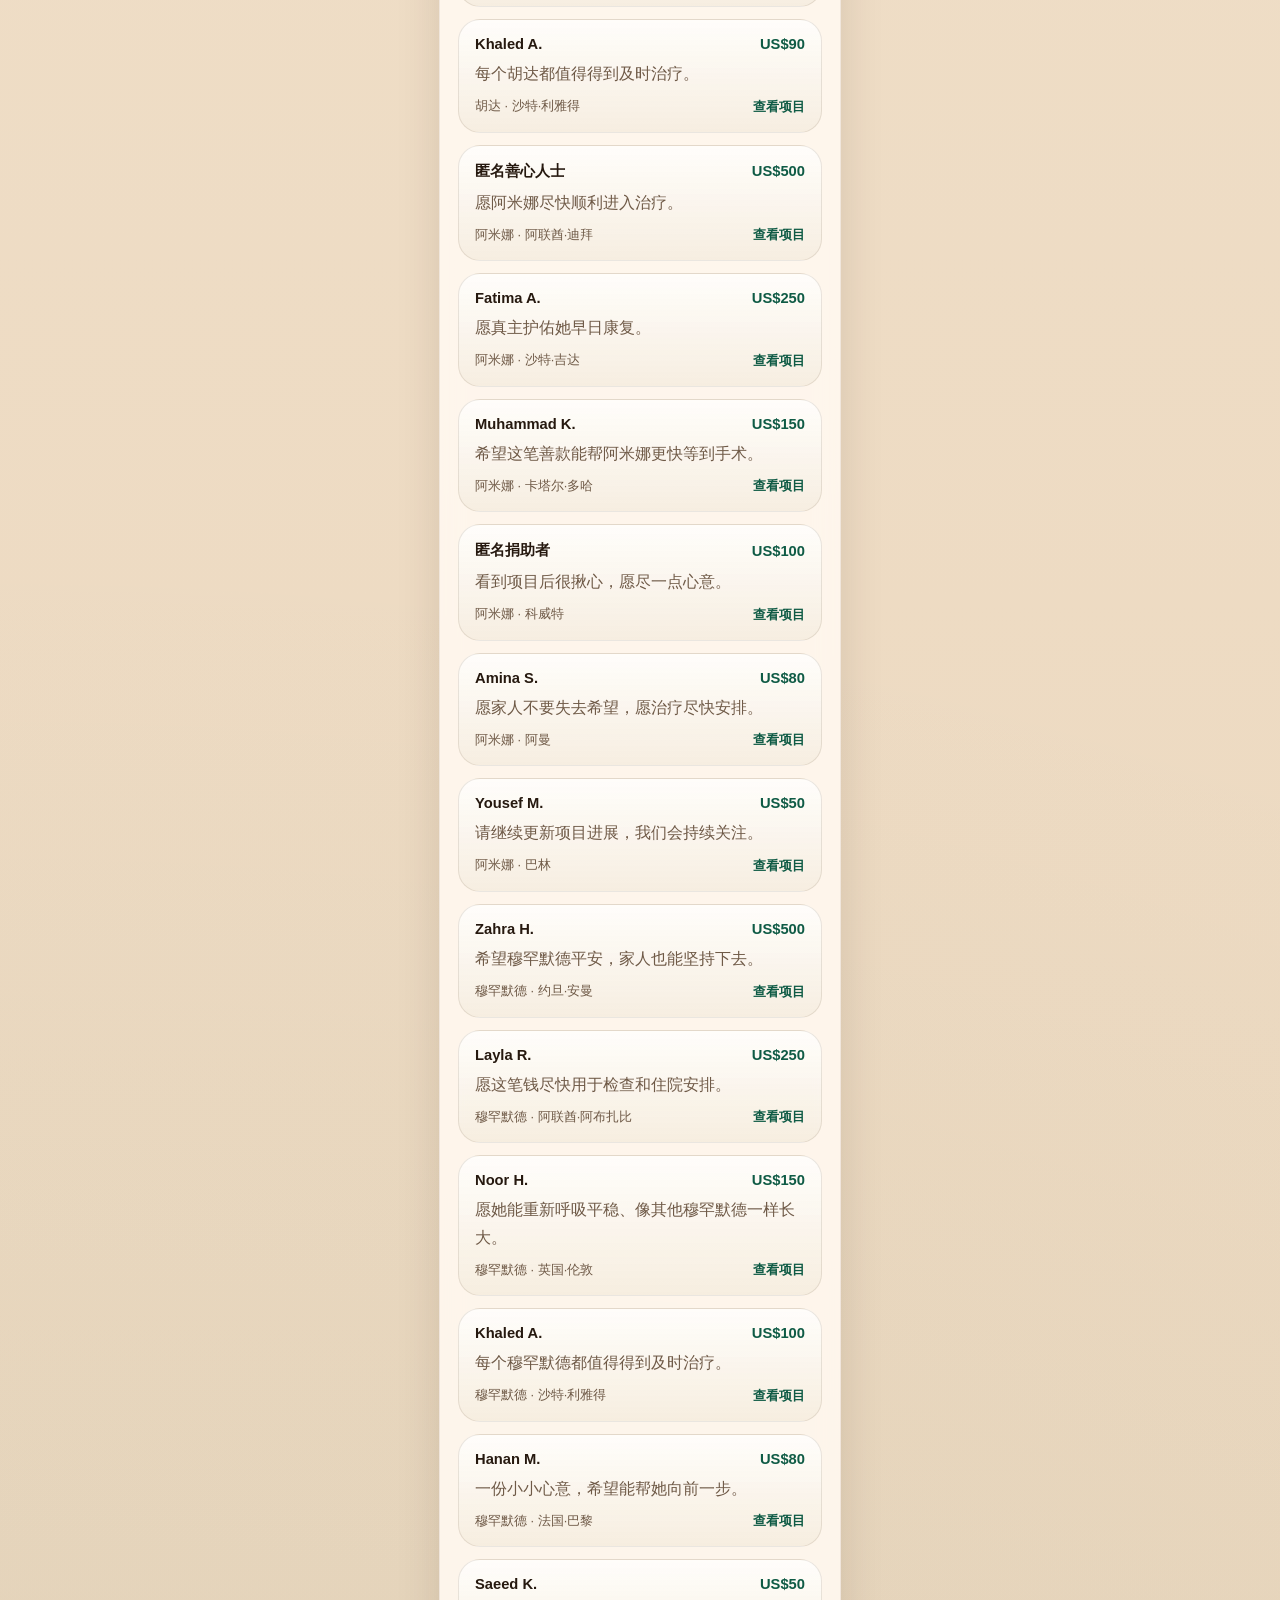
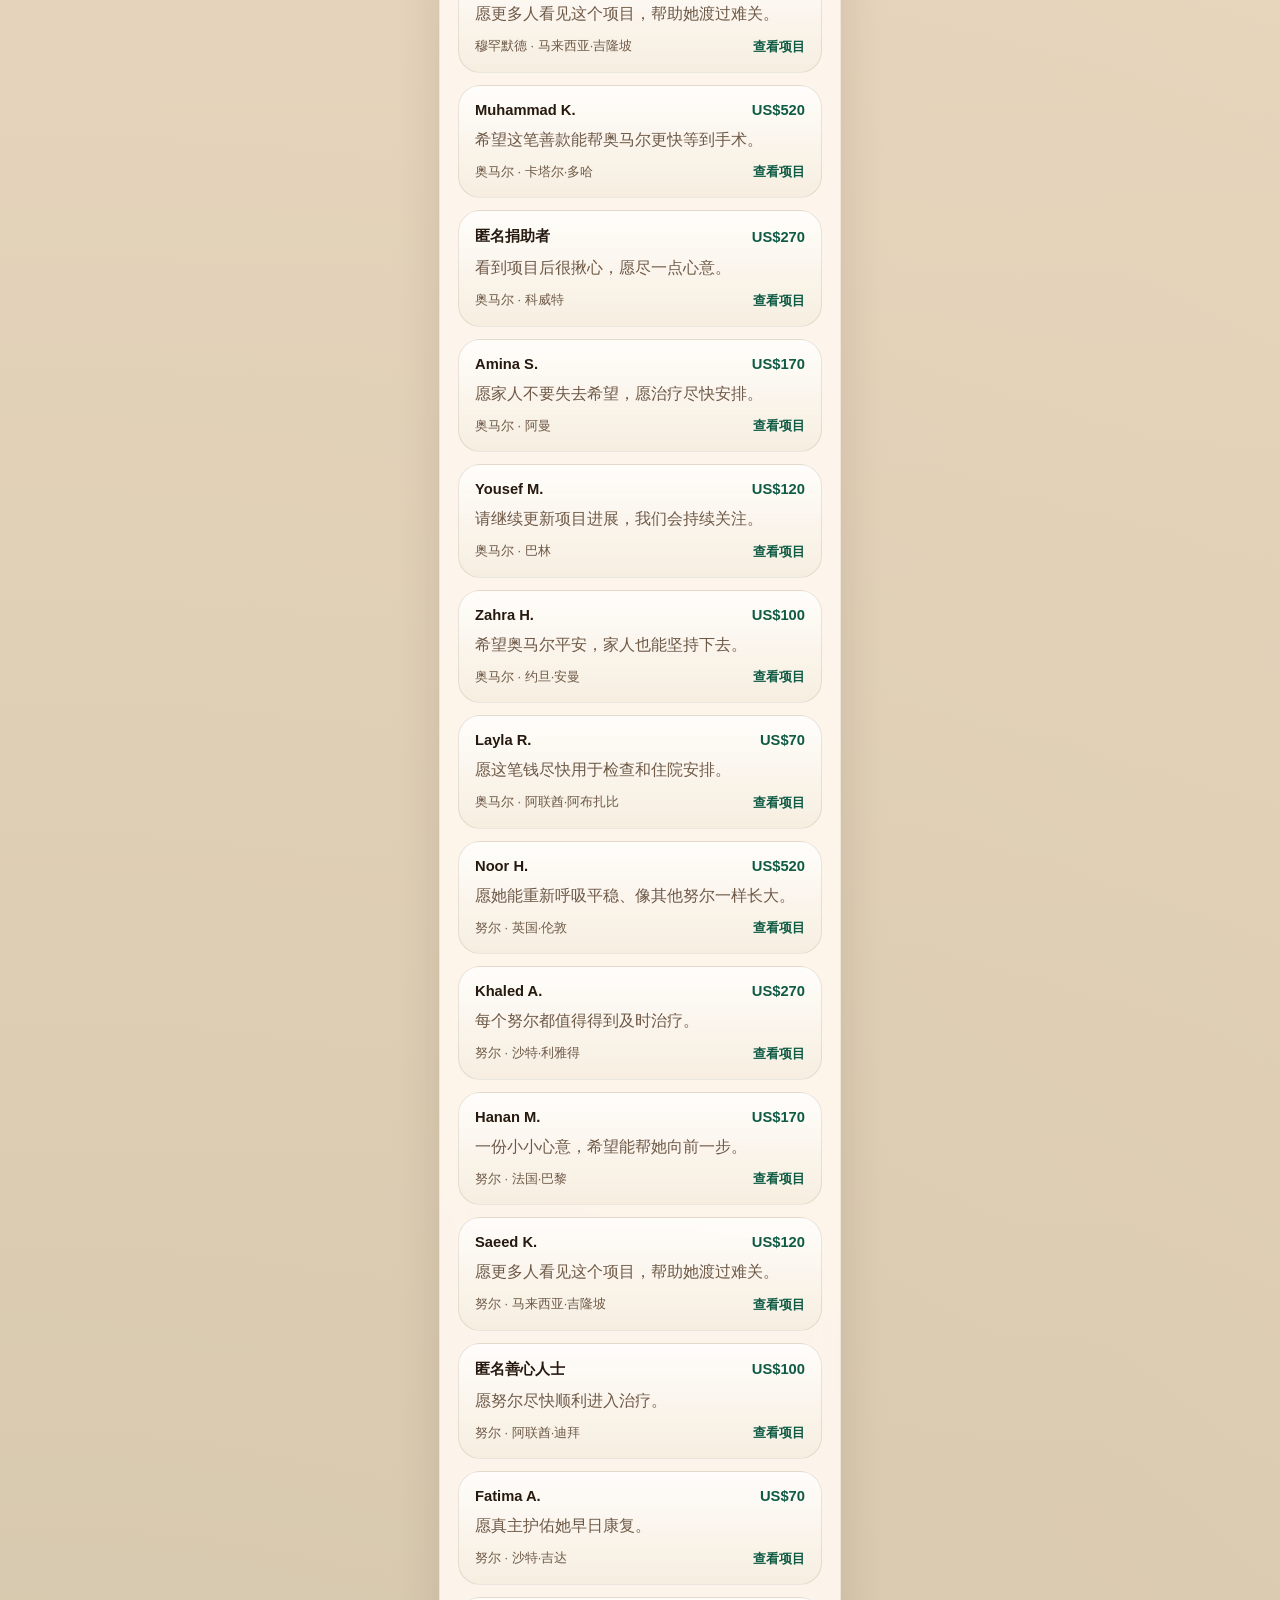
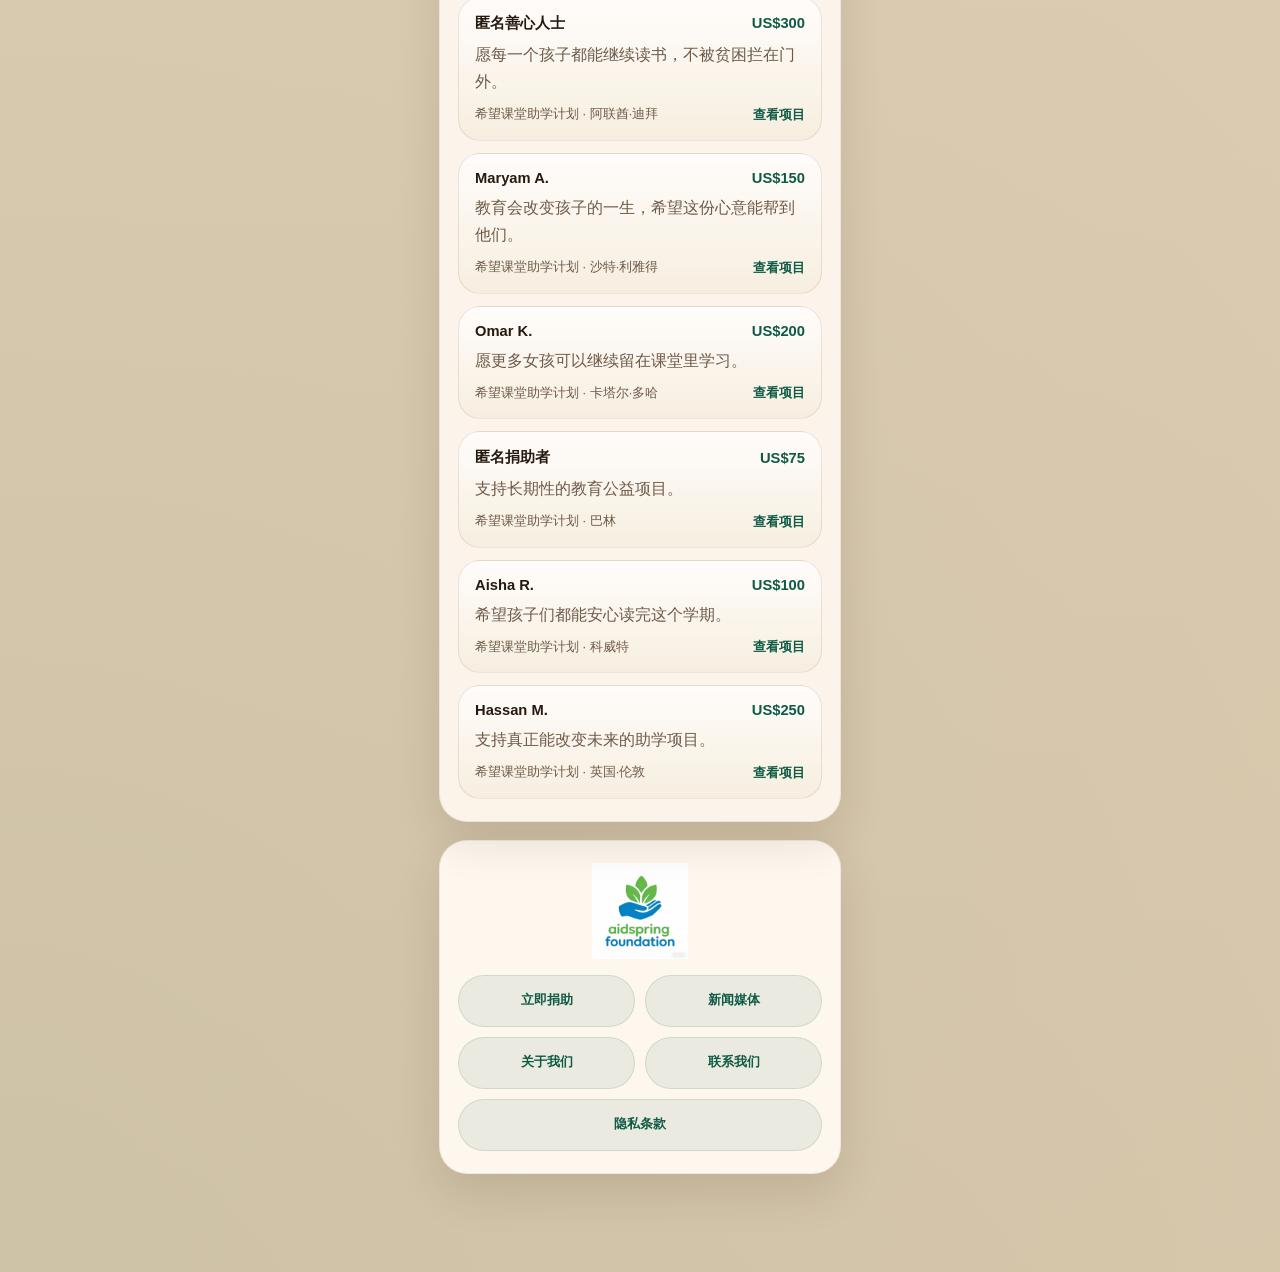
<file: donations.html>
<!DOCTYPE html>
<html lang="zh-CN" dir="ltr">
  <head>
    <meta charset="UTF-8" />
    <meta
      name="viewport"
      content="width=device-width, initial-scale=1, viewport-fit=cover"
    />
    <title>最新捐助 | 慈愈计划</title>
    <meta
      name="description"
      content="查看慈愈计划全部项目的最新捐助记录汇总。"
    />
    <link rel="stylesheet" href="./styles.css" />
  </head>
  <body>
    <div class="page-glow page-glow-top"></div>
    <div class="page-glow page-glow-bottom"></div>

    <div class="app-shell">
      <header class="topbar">
        <div class="brand">
          <span class="brand-mark">
            <img src="./慈善募捐网站logo设计.png" alt="AidSpring Foundation logo" />
          </span>
          <div>
            <h1>AidSpring Foundation</h1>
          </div>
        </div>
        <a class="ghost-link" href="./index.html">返回首页</a>
      </header>

      <main id="donationsPage"></main>
    </div>

    <script src="./script.js"></script>
  </body>
</html>
</file>
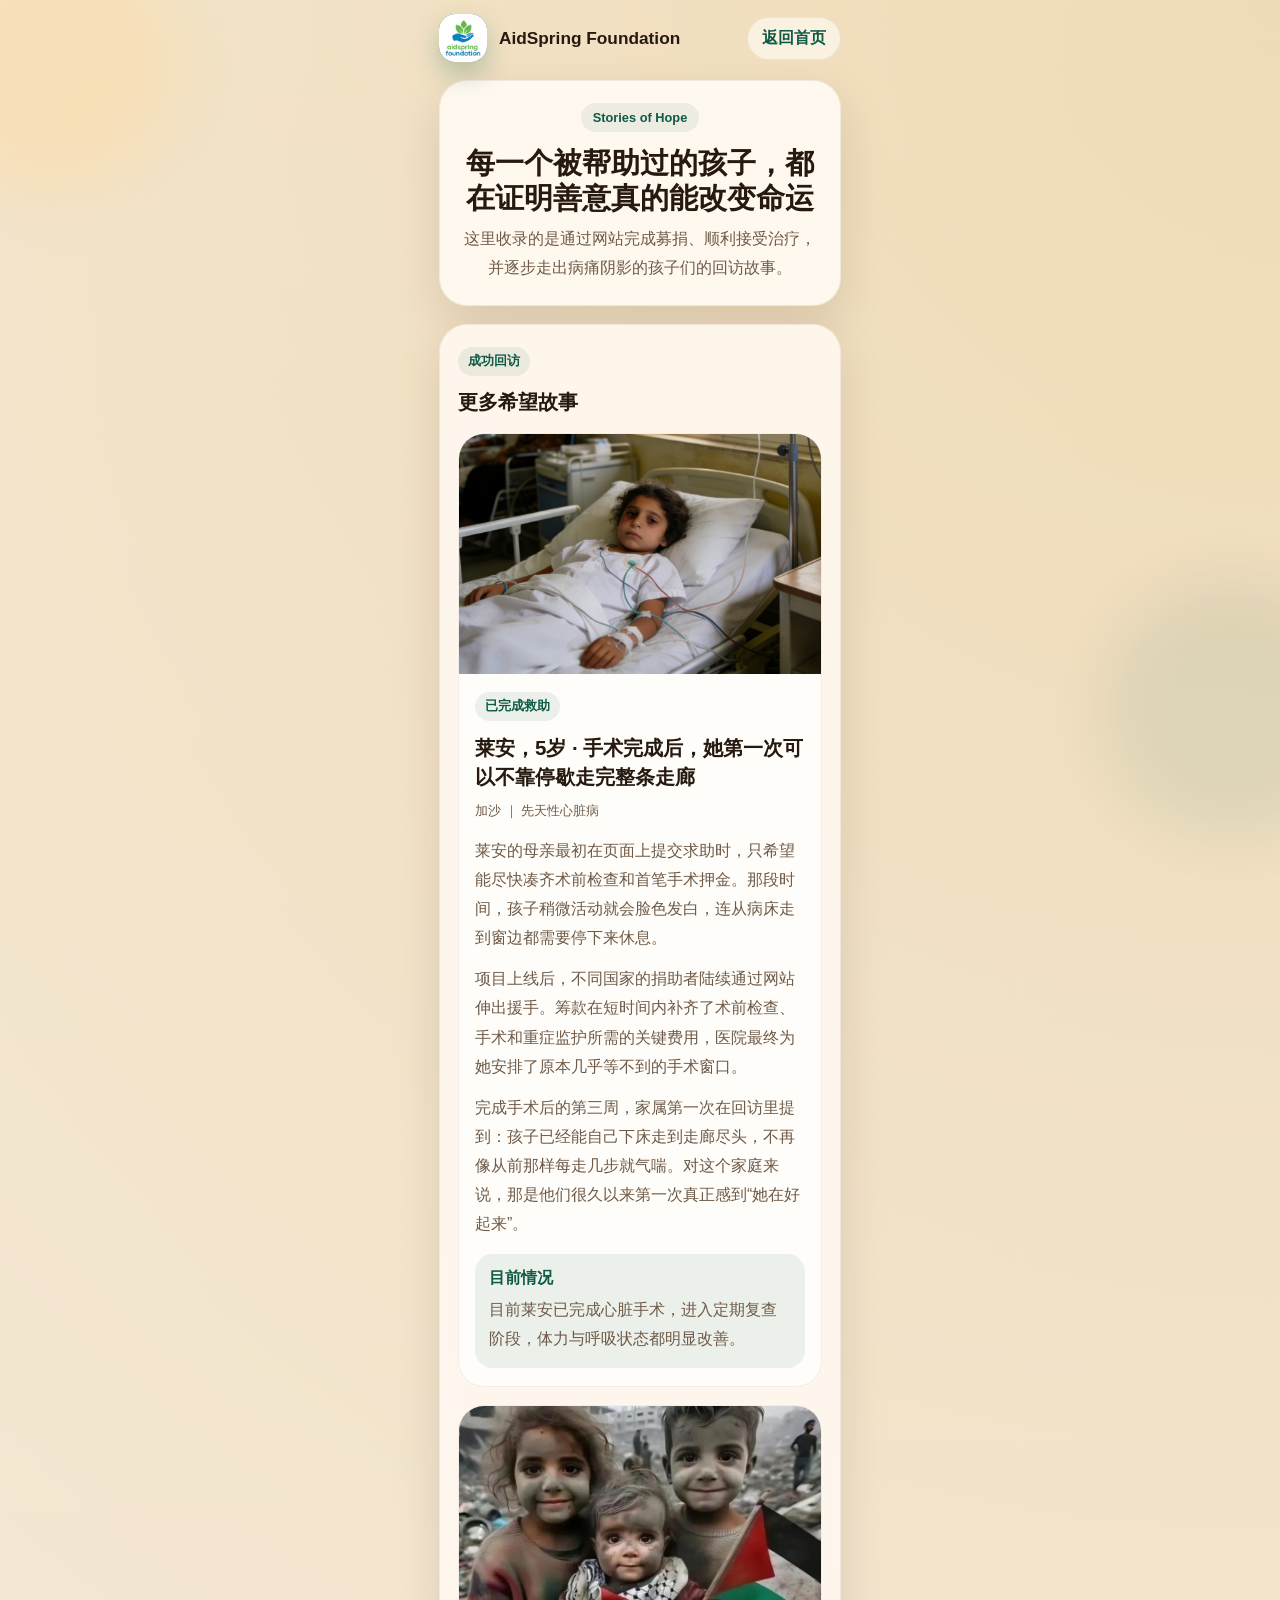
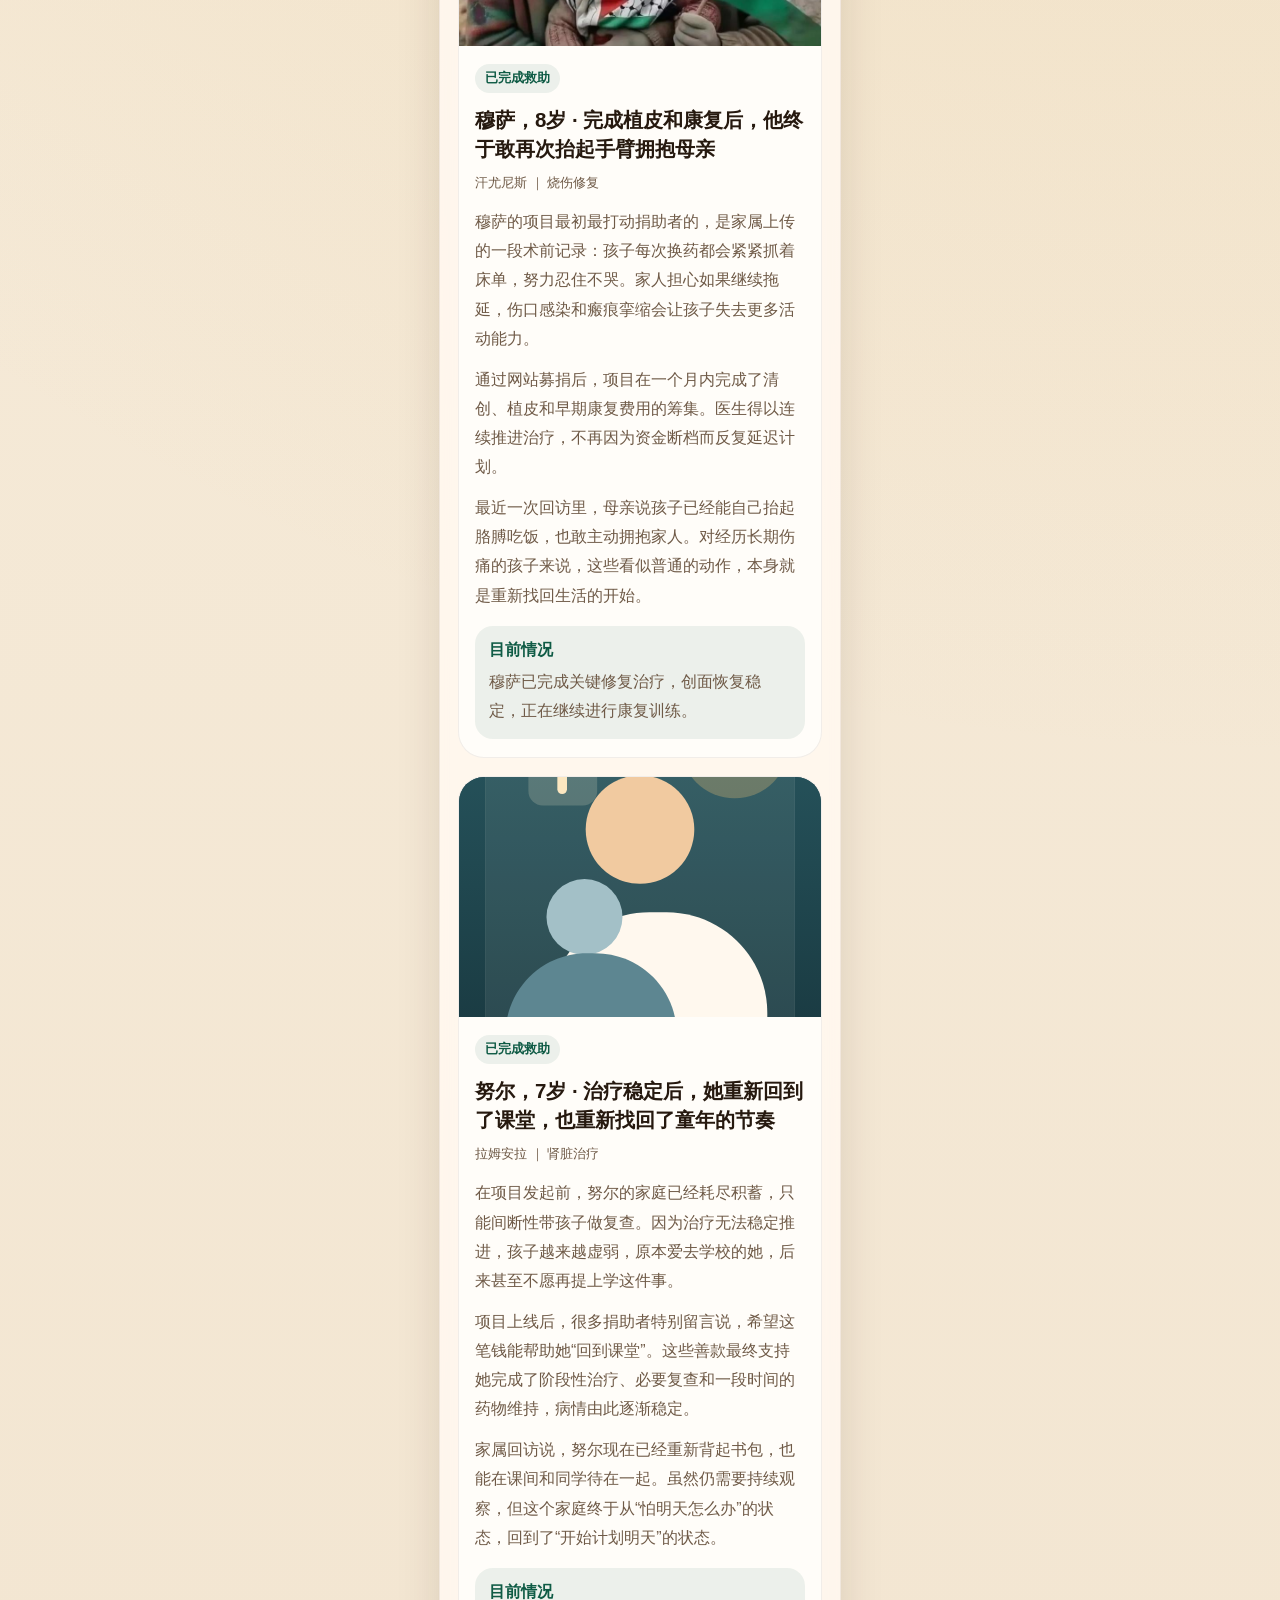
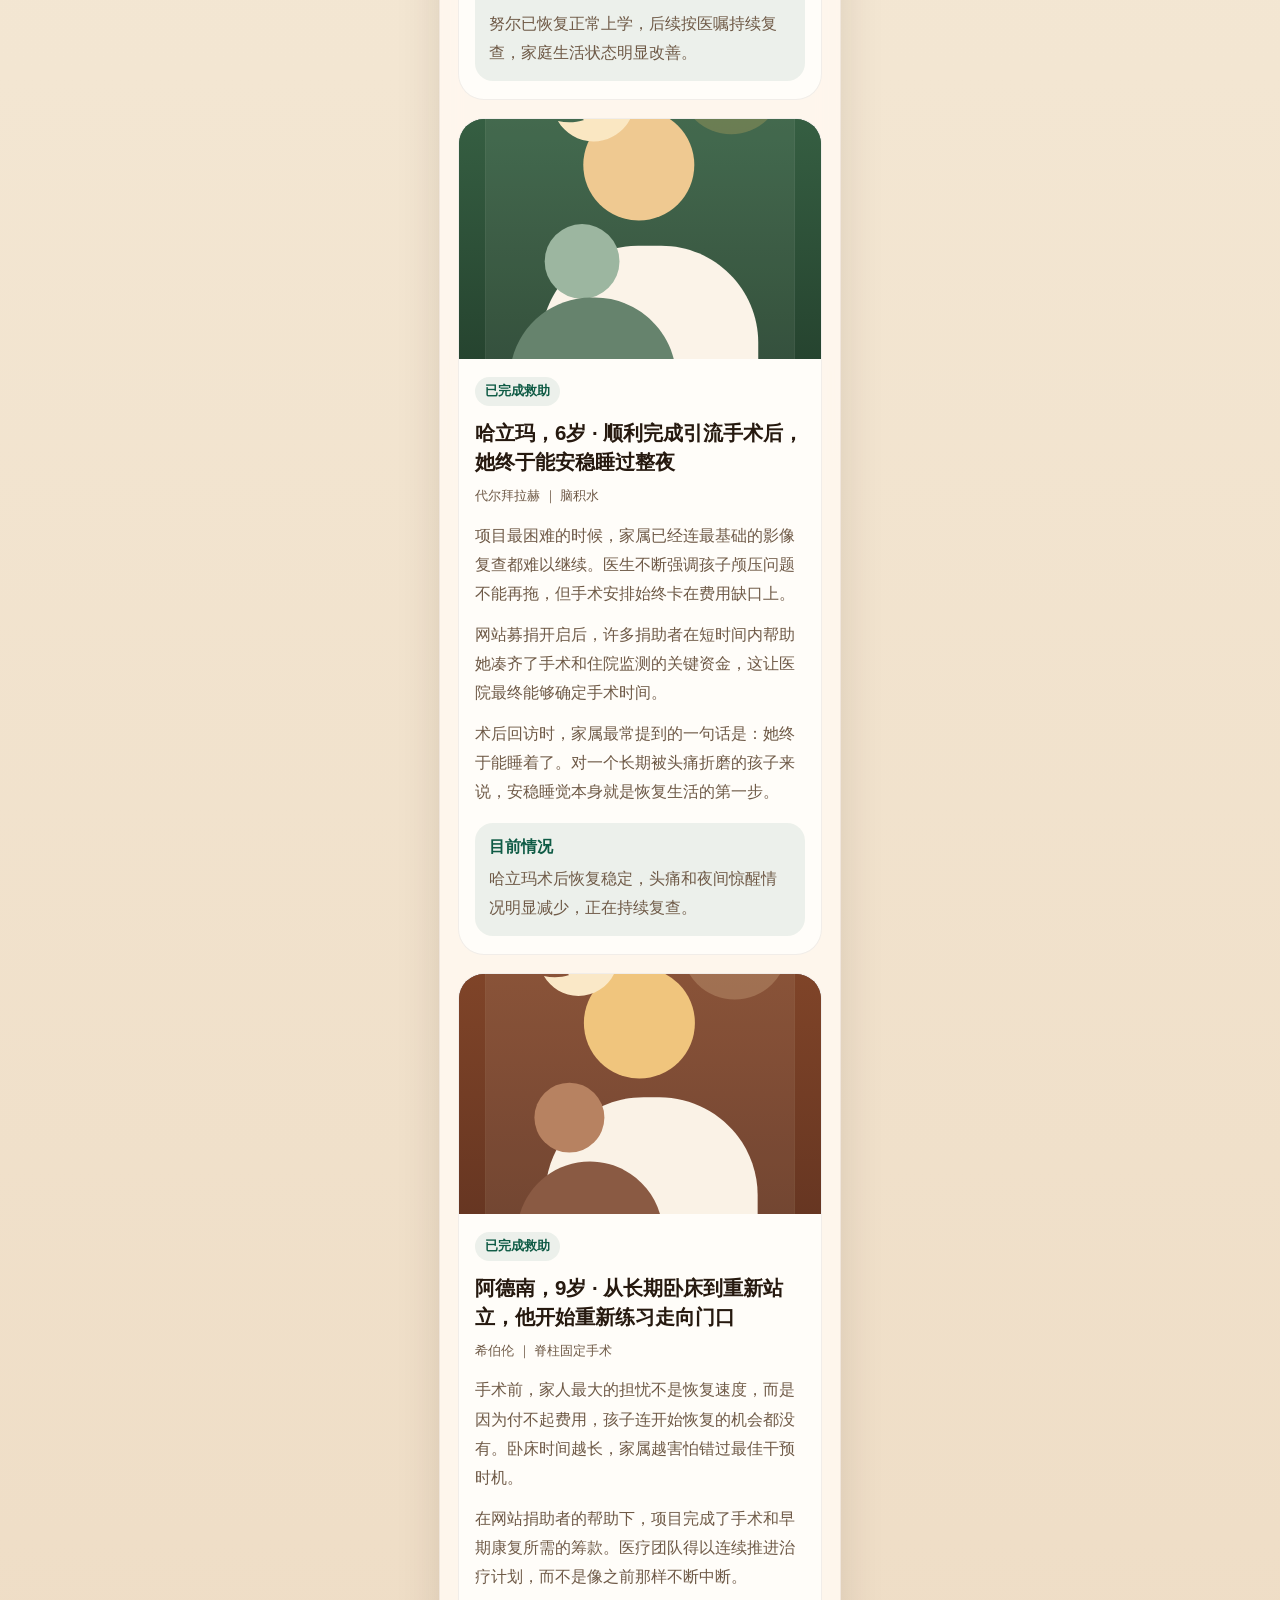
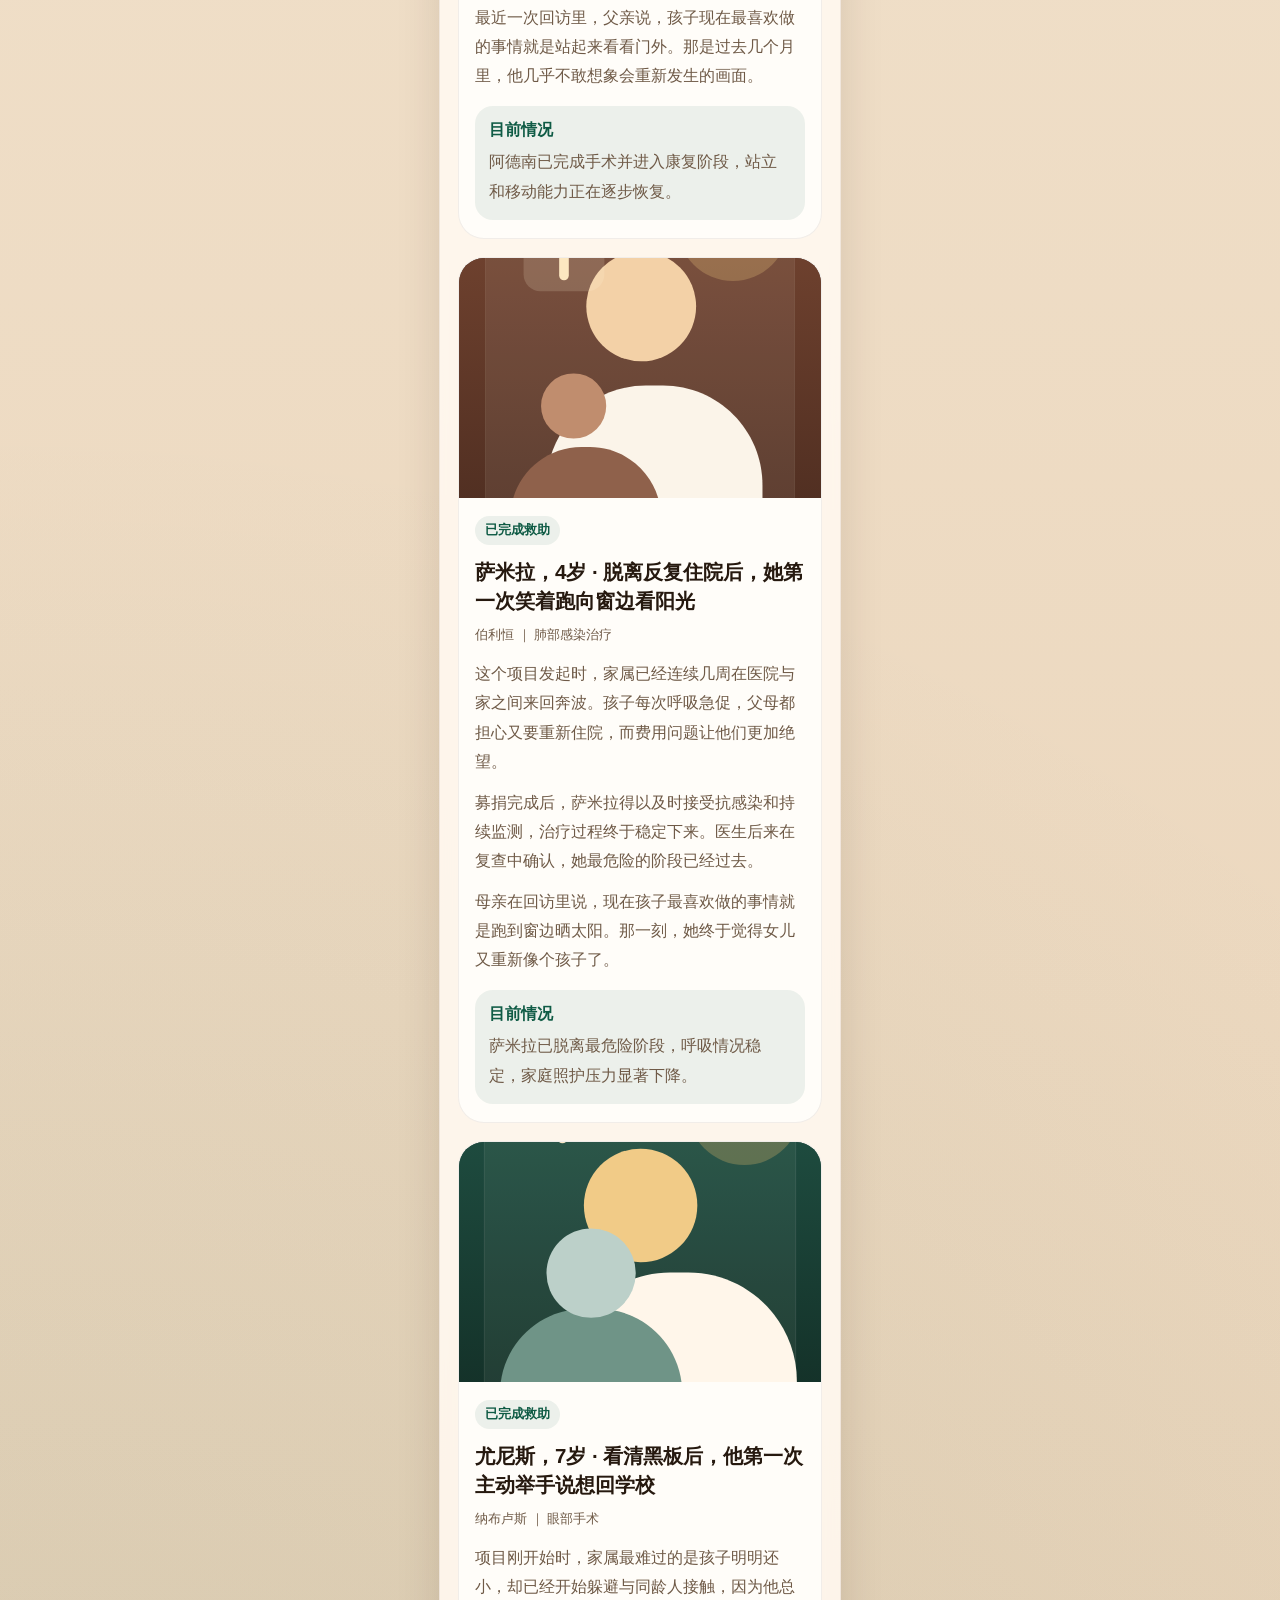
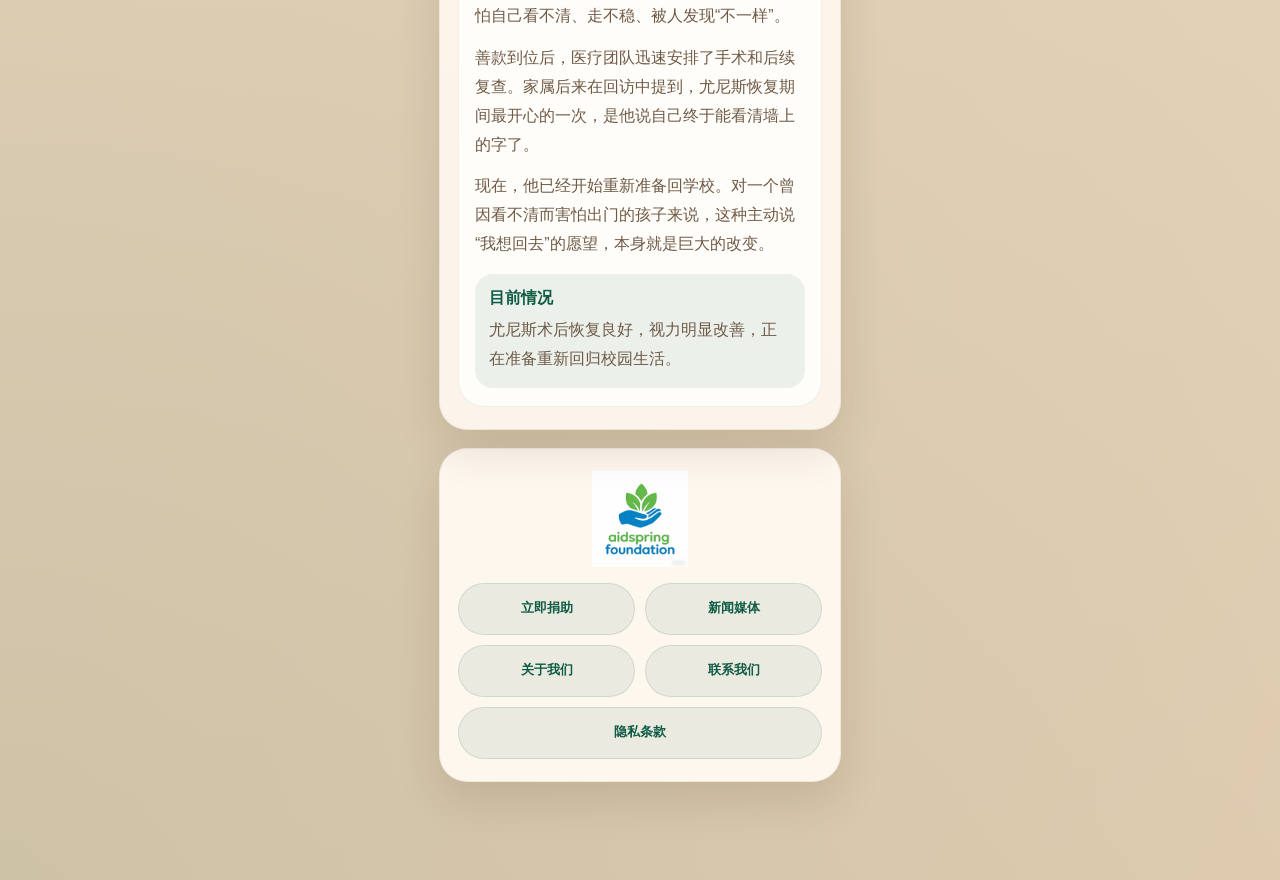
<file: hope-stories.html>
<!DOCTYPE html>
<html lang="zh-CN" dir="ltr">
  <head>
    <meta charset="UTF-8" />
    <meta
      name="viewport"
      content="width=device-width, initial-scale=1, viewport-fit=cover"
    />
    <title>希望故事 | 慈愈计划</title>
    <meta
      name="description"
      content="查看通过慈愈计划完成募捐并成功接受治疗的孩子们的回访故事。"
    />
    <link rel="stylesheet" href="./styles.css" />
  </head>
  <body>
    <div class="page-glow page-glow-top"></div>
    <div class="page-glow page-glow-bottom"></div>

    <div class="app-shell">
      <header class="topbar">
        <div class="brand">
          <span class="brand-mark">
            <img src="./慈善募捐网站logo设计.png" alt="AidSpring Foundation logo" />
          </span>
          <div>
            <h1>AidSpring Foundation</h1>
          </div>
        </div>
        <a class="ghost-link" href="./index.html">返回首页</a>
      </header>

      <main id="hopeStoriesPage"></main>
    </div>

    <script src="./script.js"></script>
  </body>
</html>
</file>
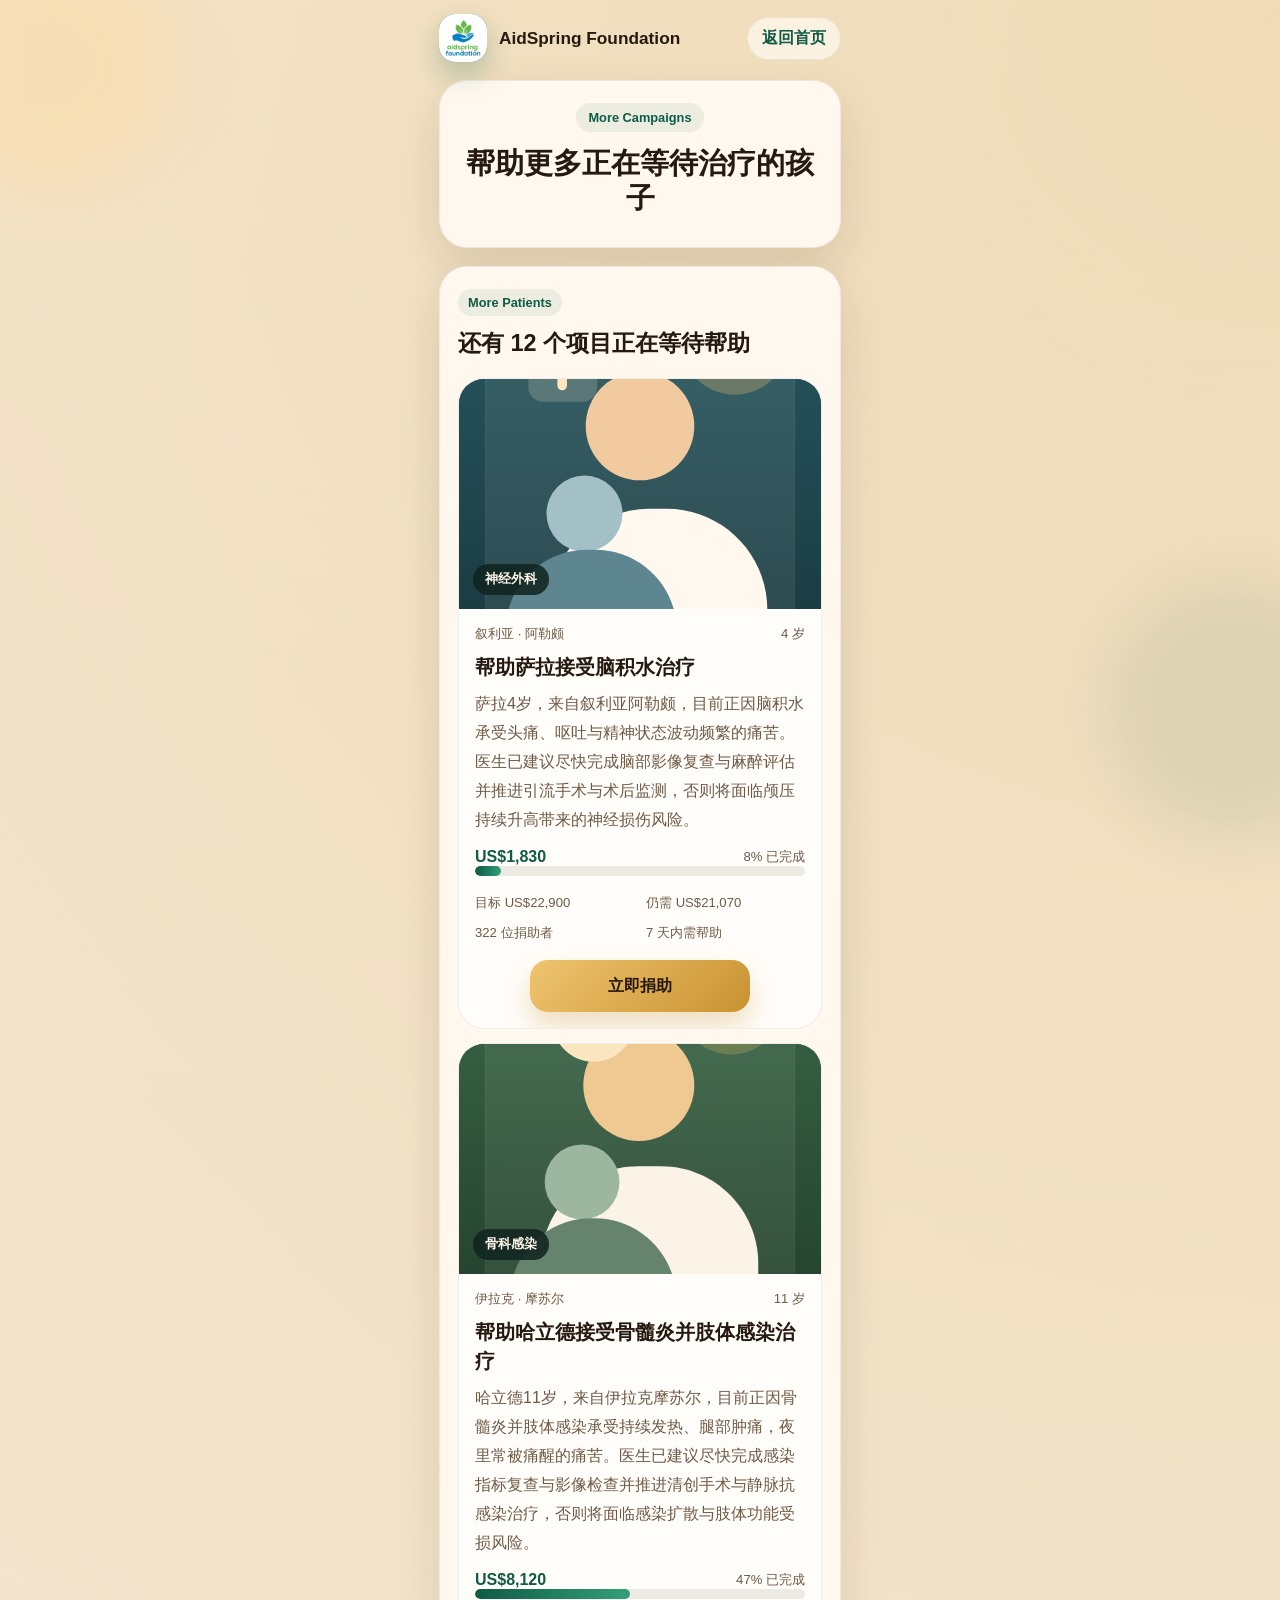
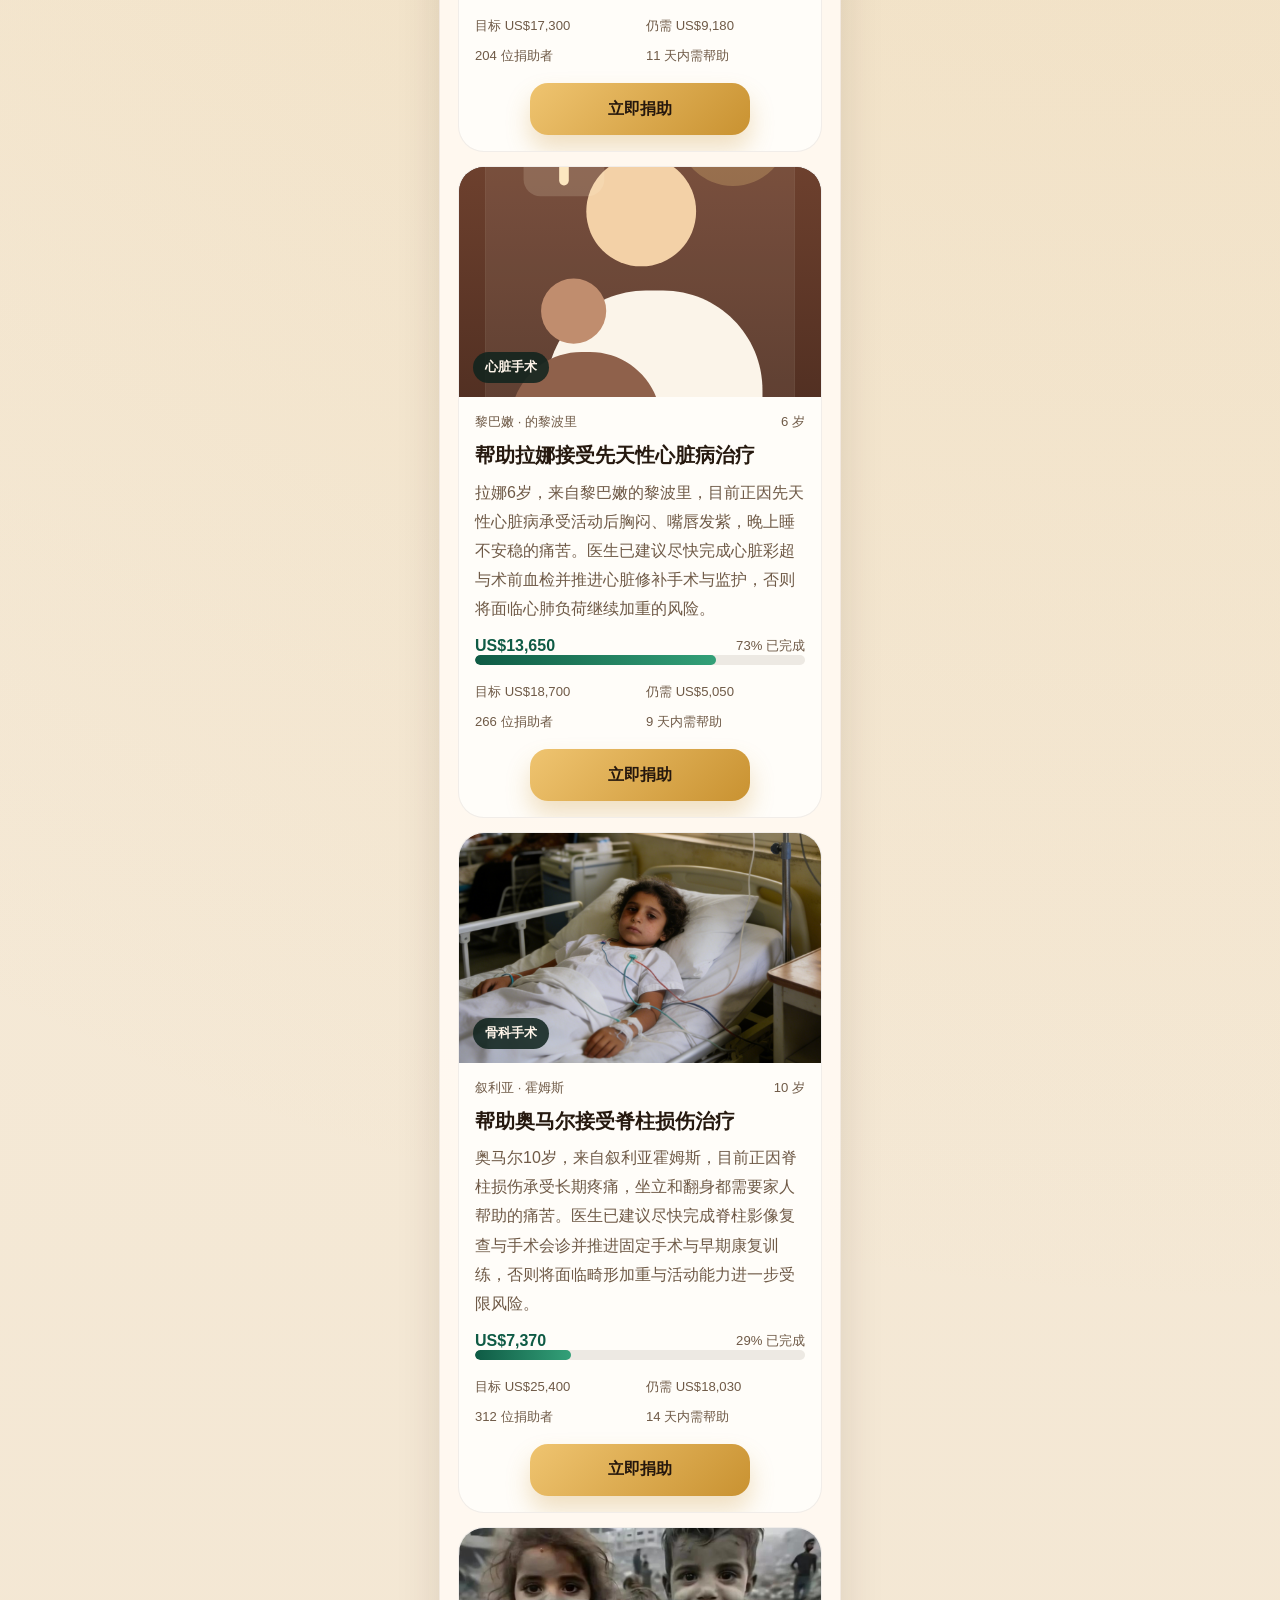
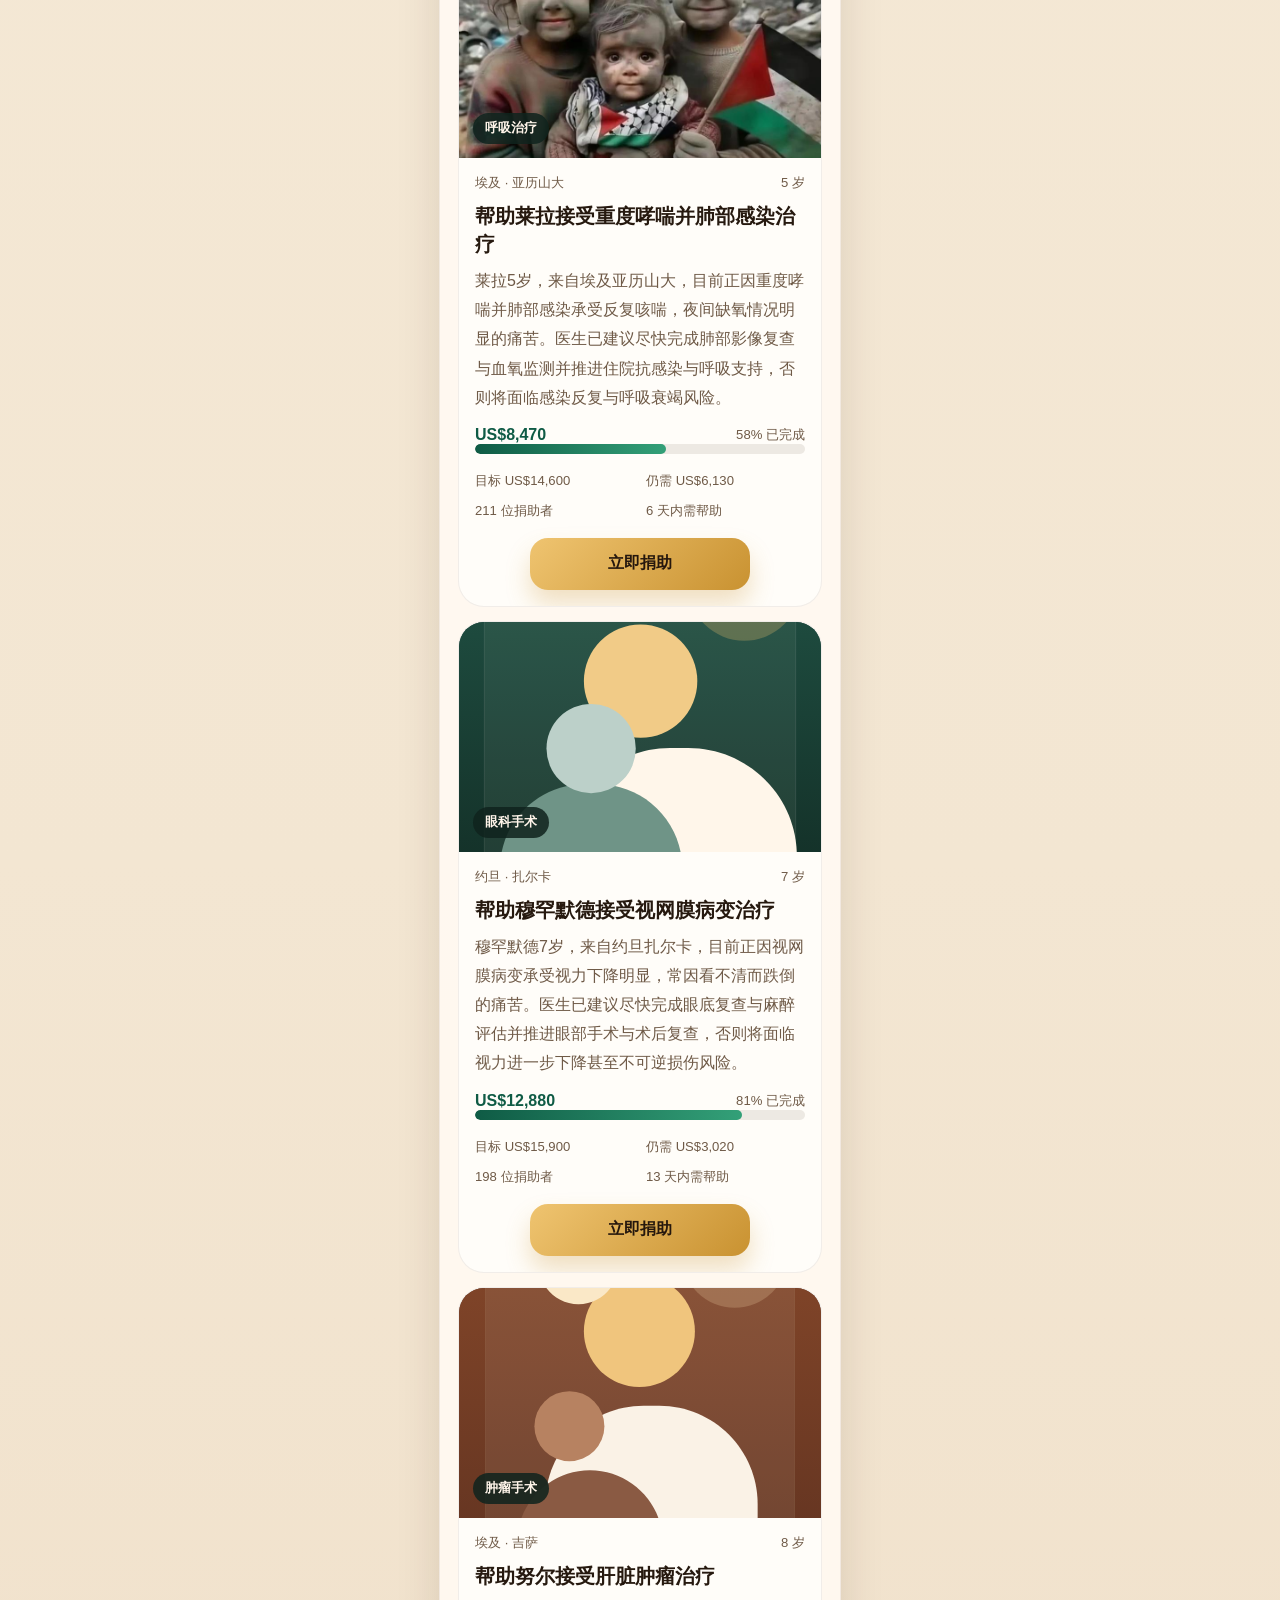
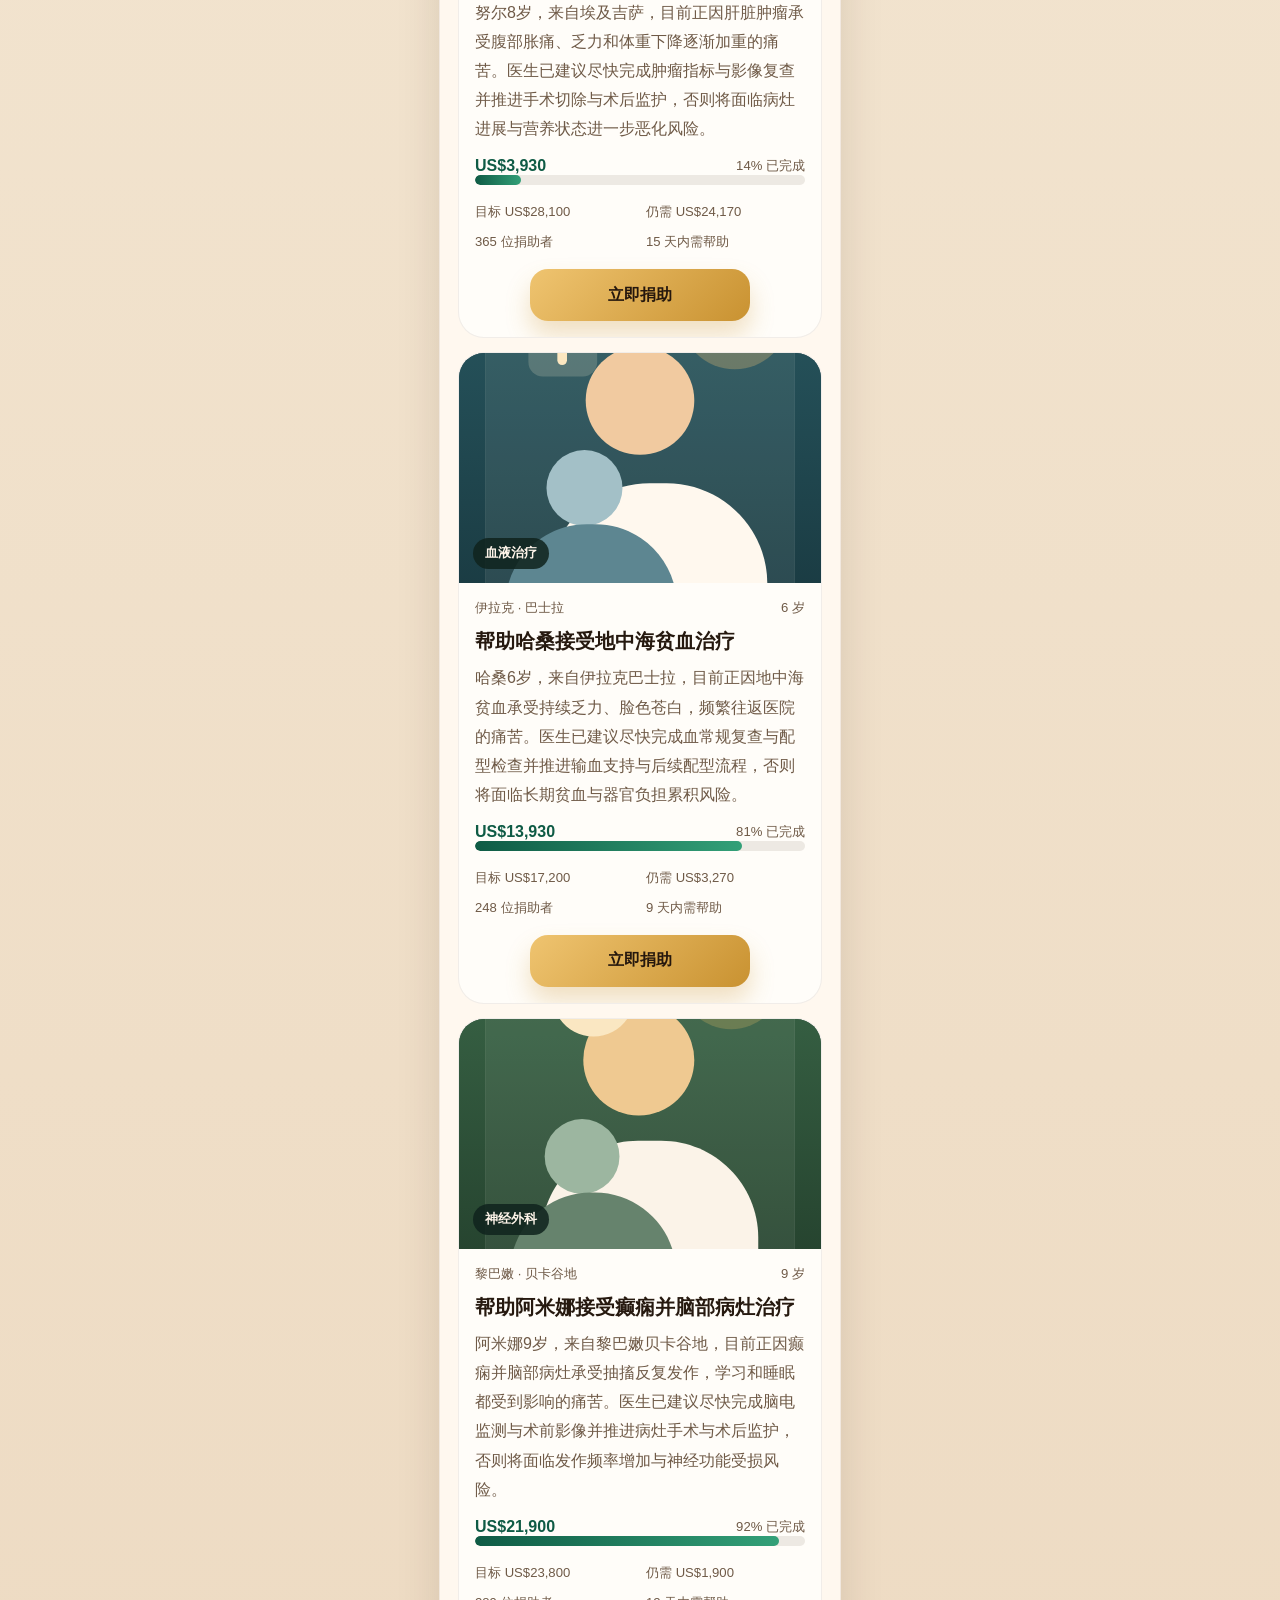
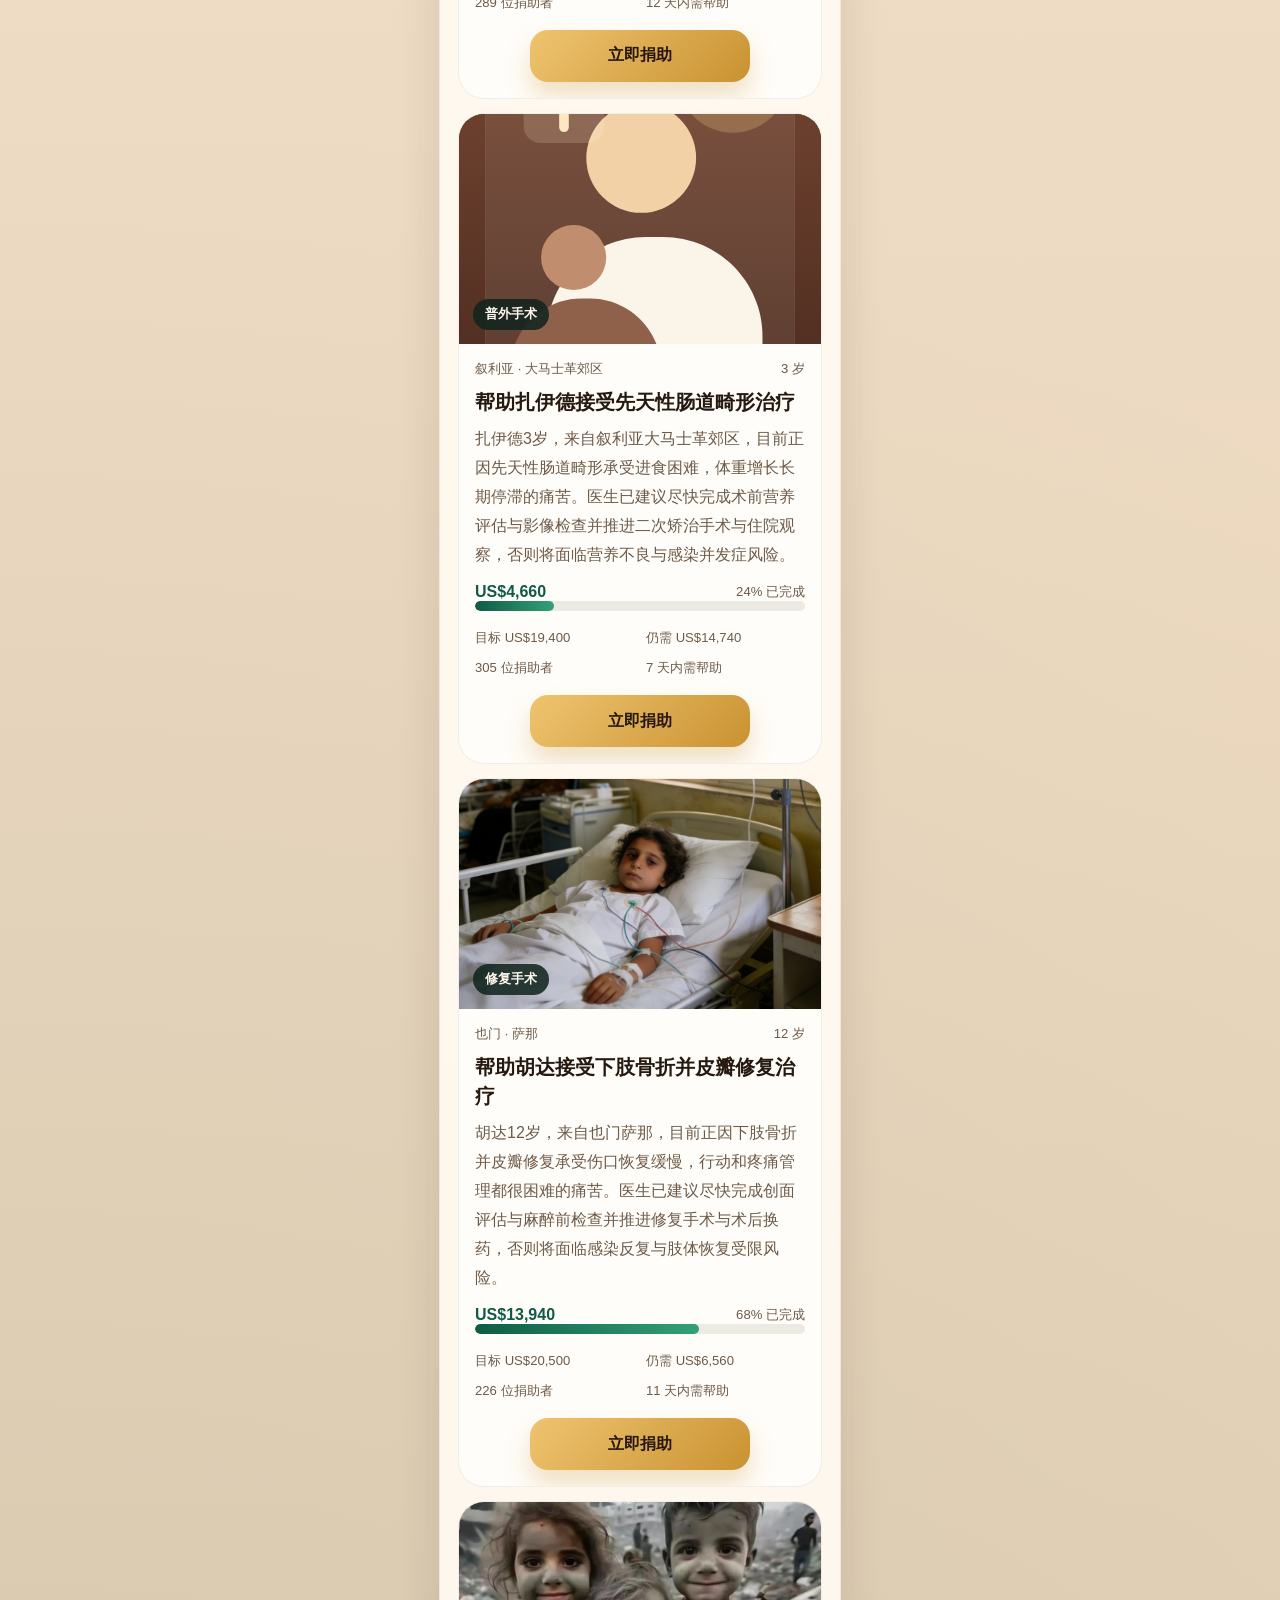
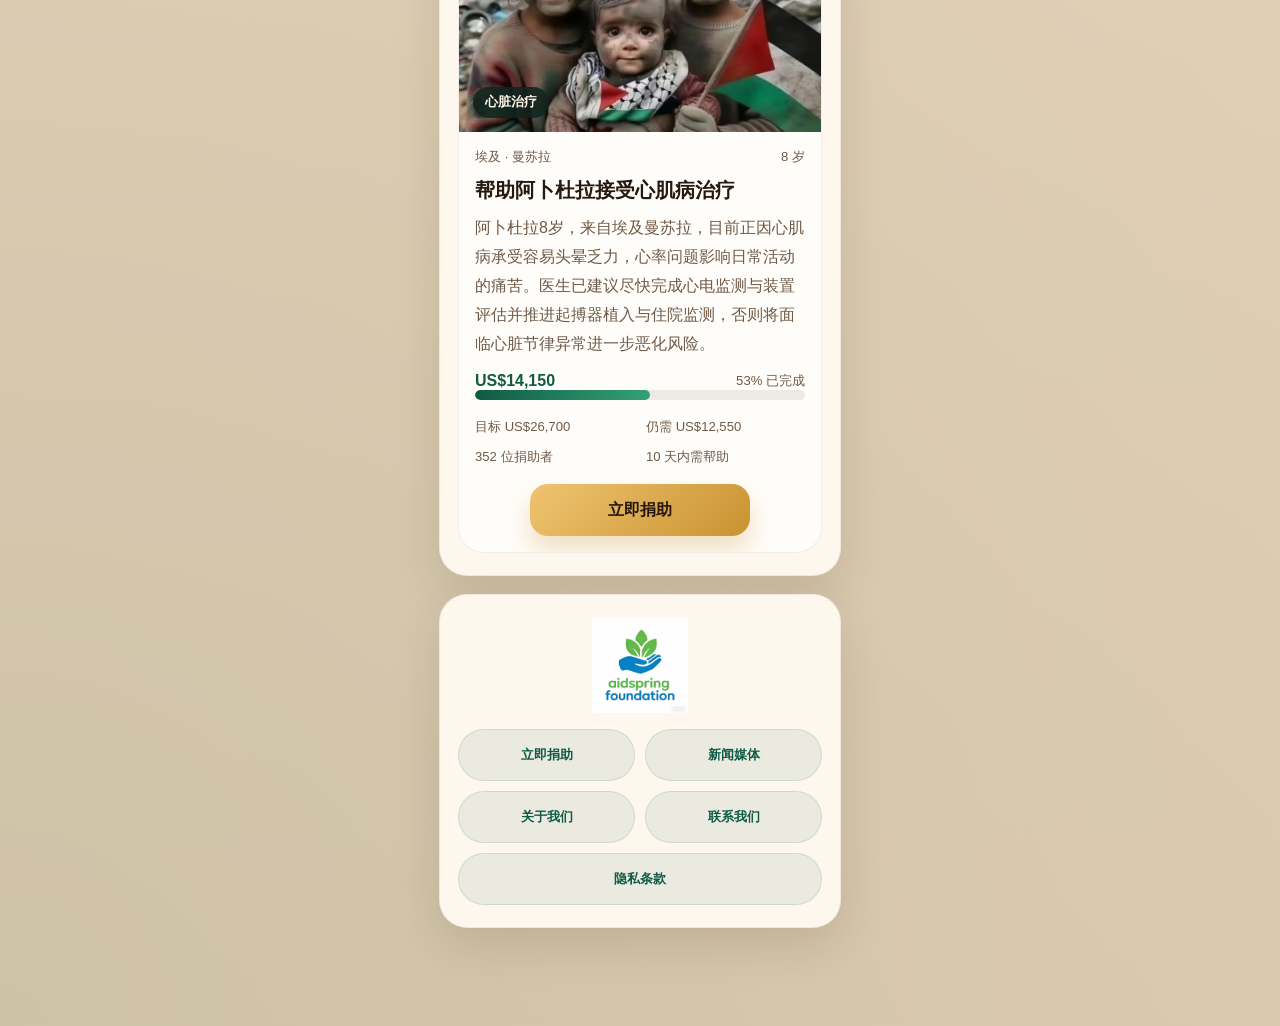
<file: more-projects.html>
<!DOCTYPE html>
<html lang="zh-CN" dir="ltr">
  <head>
    <meta charset="UTF-8" />
    <meta
      name="viewport"
      content="width=device-width, initial-scale=1, viewport-fit=cover"
    />
    <title>帮助更多孩子 | 慈愈计划</title>
    <meta
      name="description"
      content="查看更多正在募捐的患儿项目，继续帮助更多等待治疗的孩子。"
    />
    <link rel="stylesheet" href="./styles.css" />
  </head>
  <body>
    <div class="page-glow page-glow-top"></div>
    <div class="page-glow page-glow-bottom"></div>

    <div class="app-shell">
      <header class="topbar">
        <div class="brand">
          <span class="brand-mark">
            <img src="./慈善募捐网站logo设计.png" alt="AidSpring Foundation logo" />
          </span>
          <div>
            <h1>AidSpring Foundation</h1>
          </div>
        </div>
        <a class="ghost-link" href="./index.html">返回首页</a>
      </header>

      <main id="moreProjectsPage"></main>
    </div>

    <script src="./script.js"></script>
  </body>
</html>
</file>
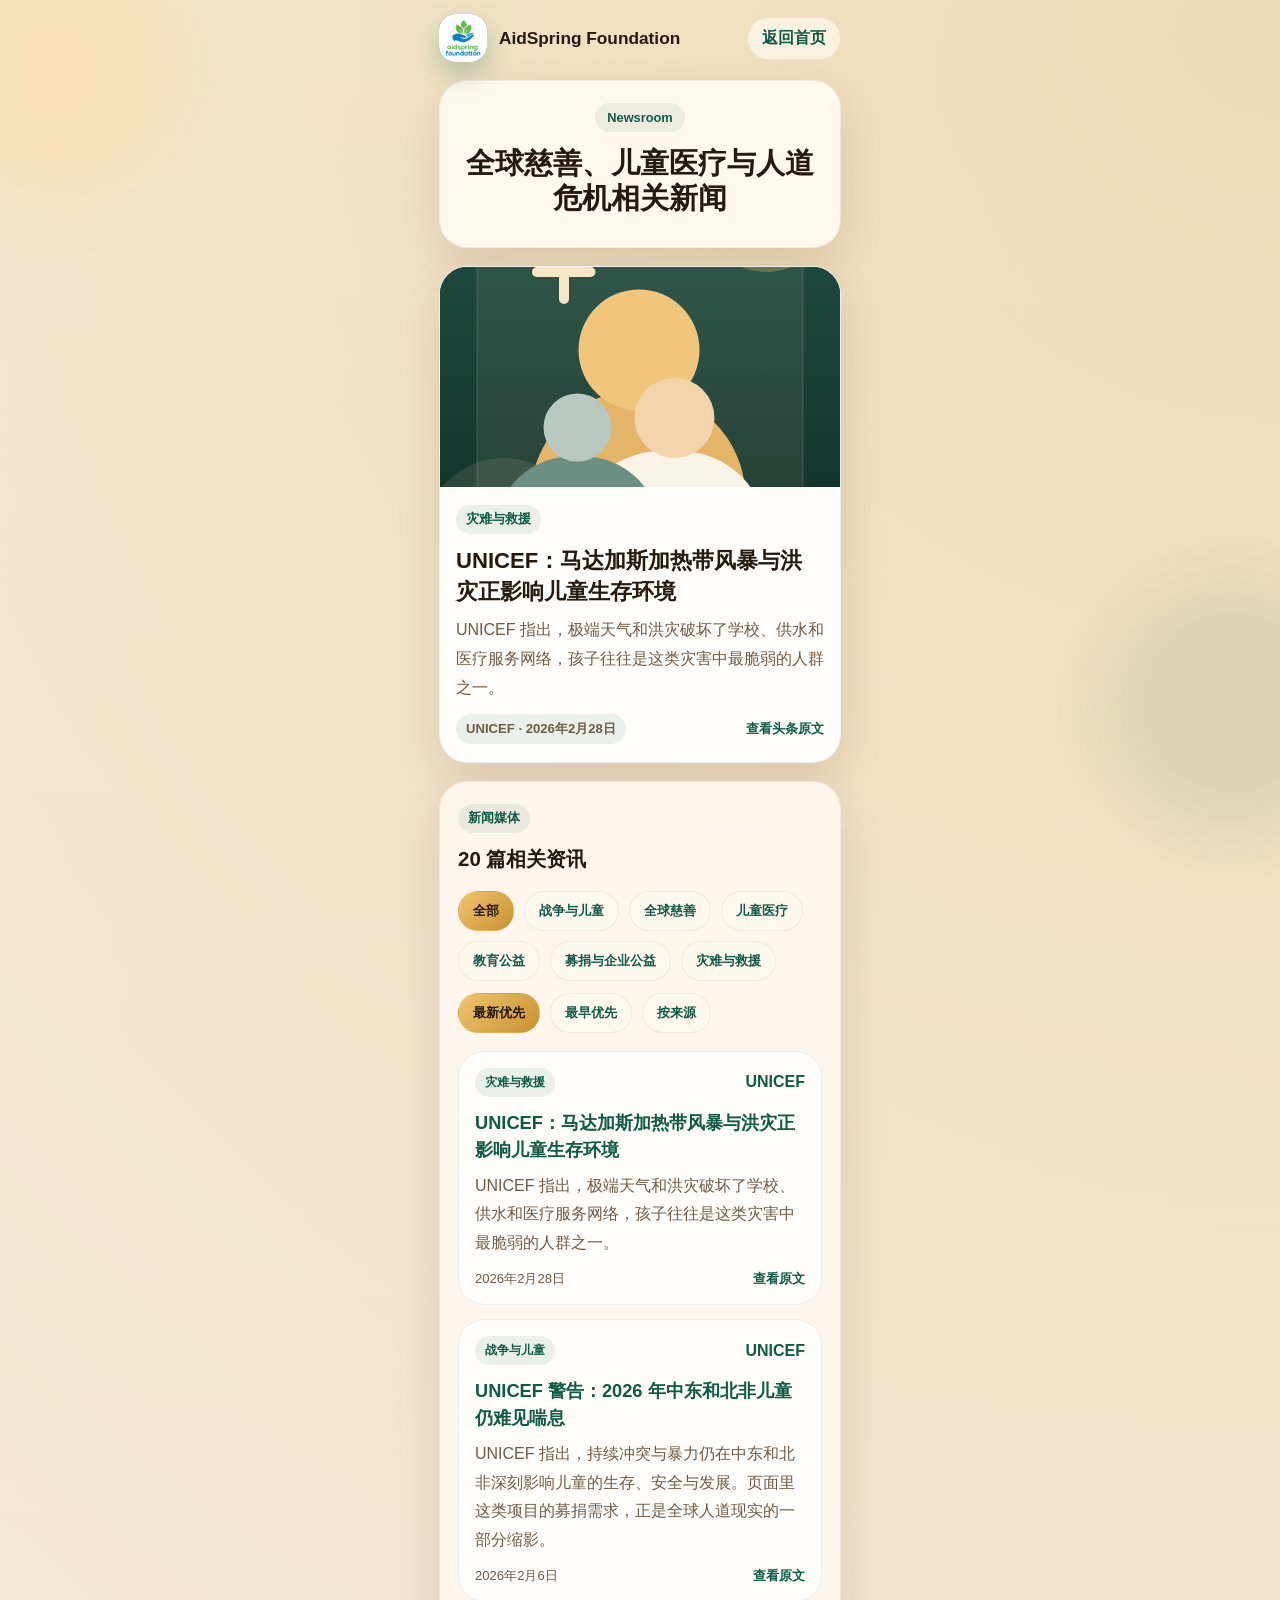
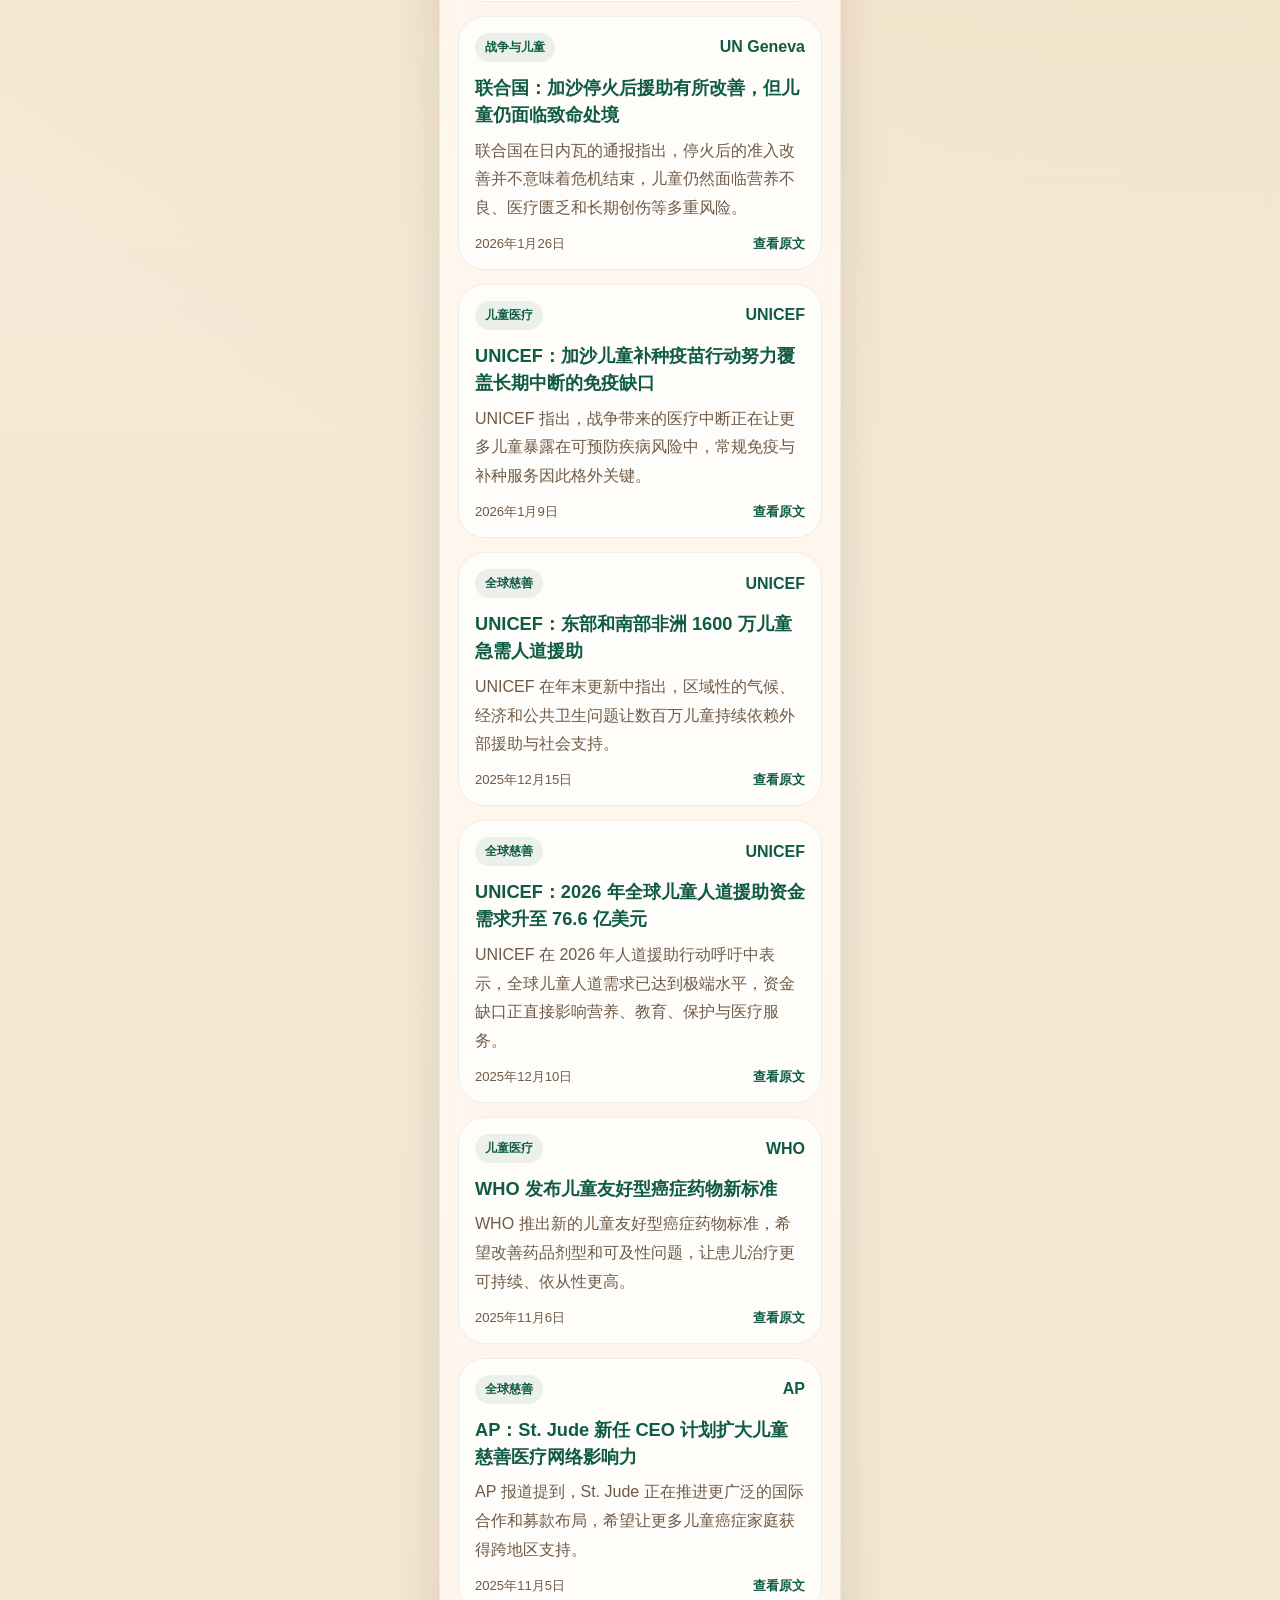
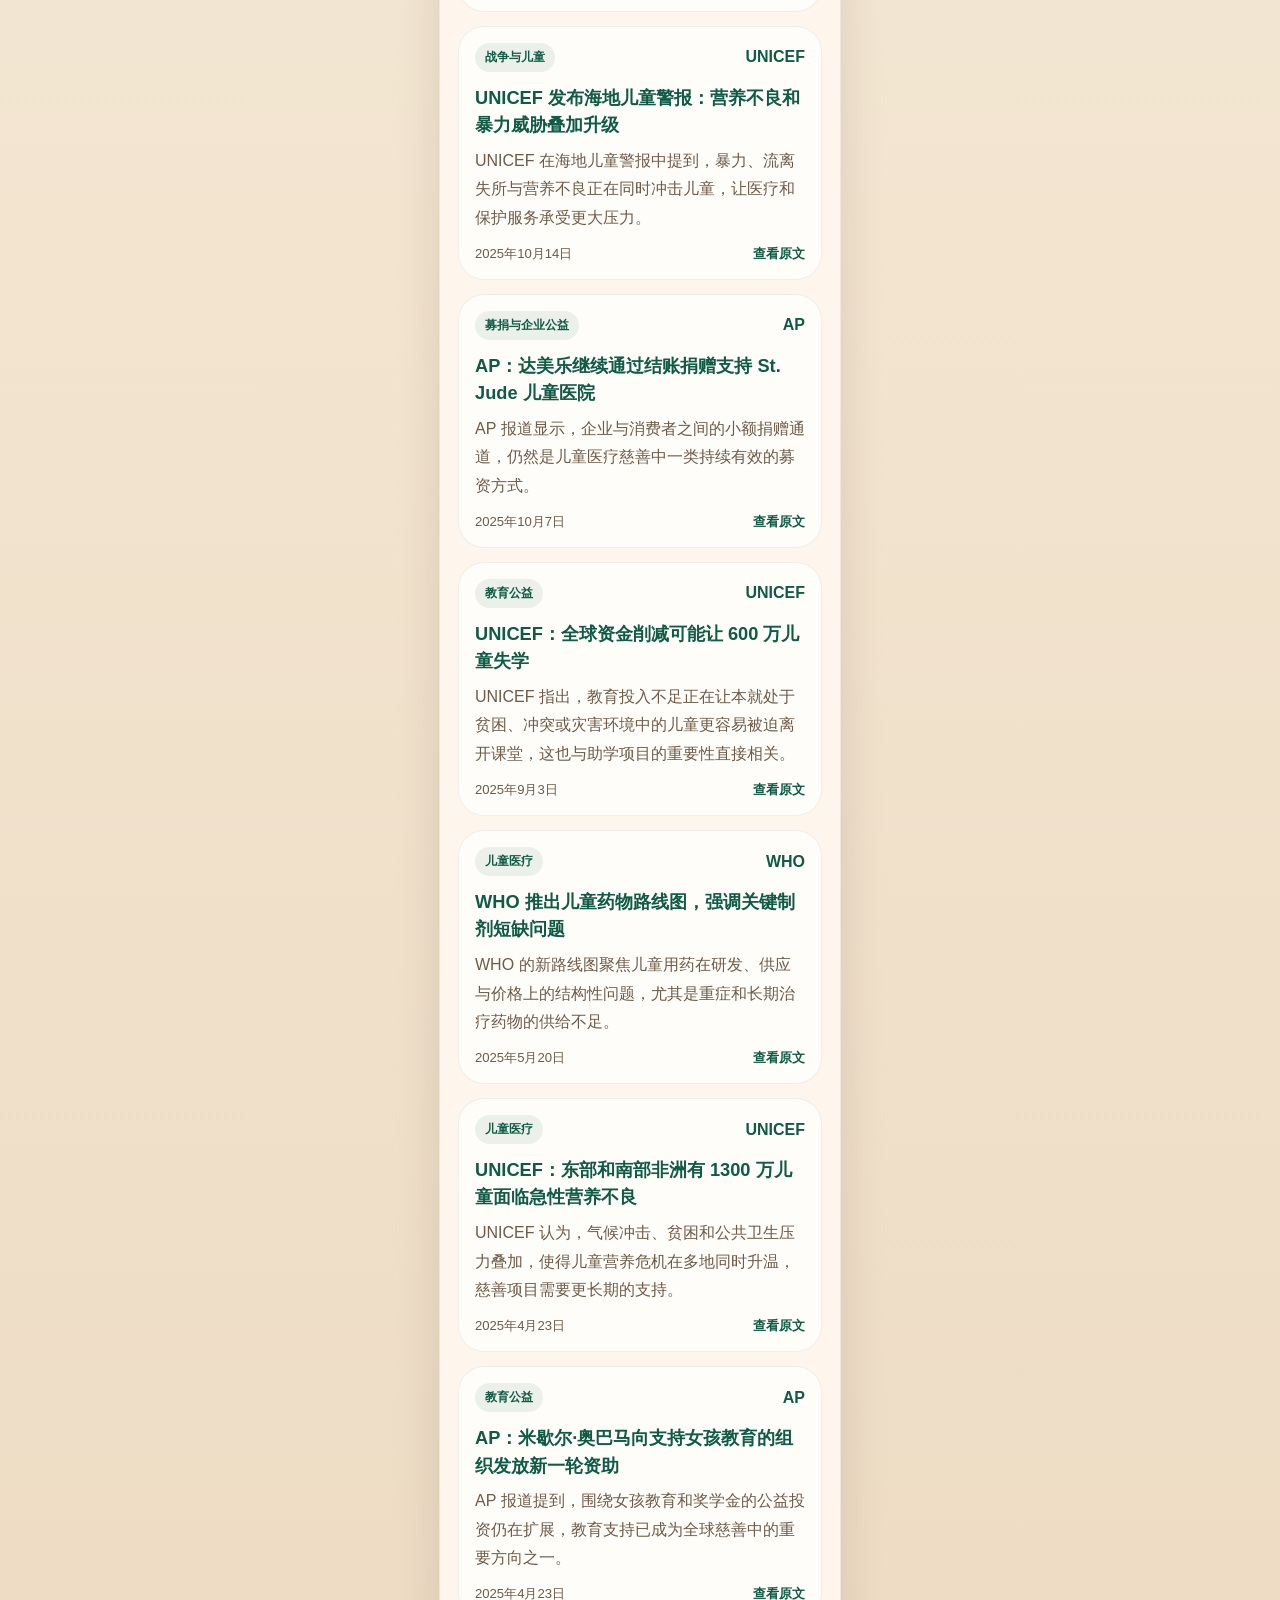
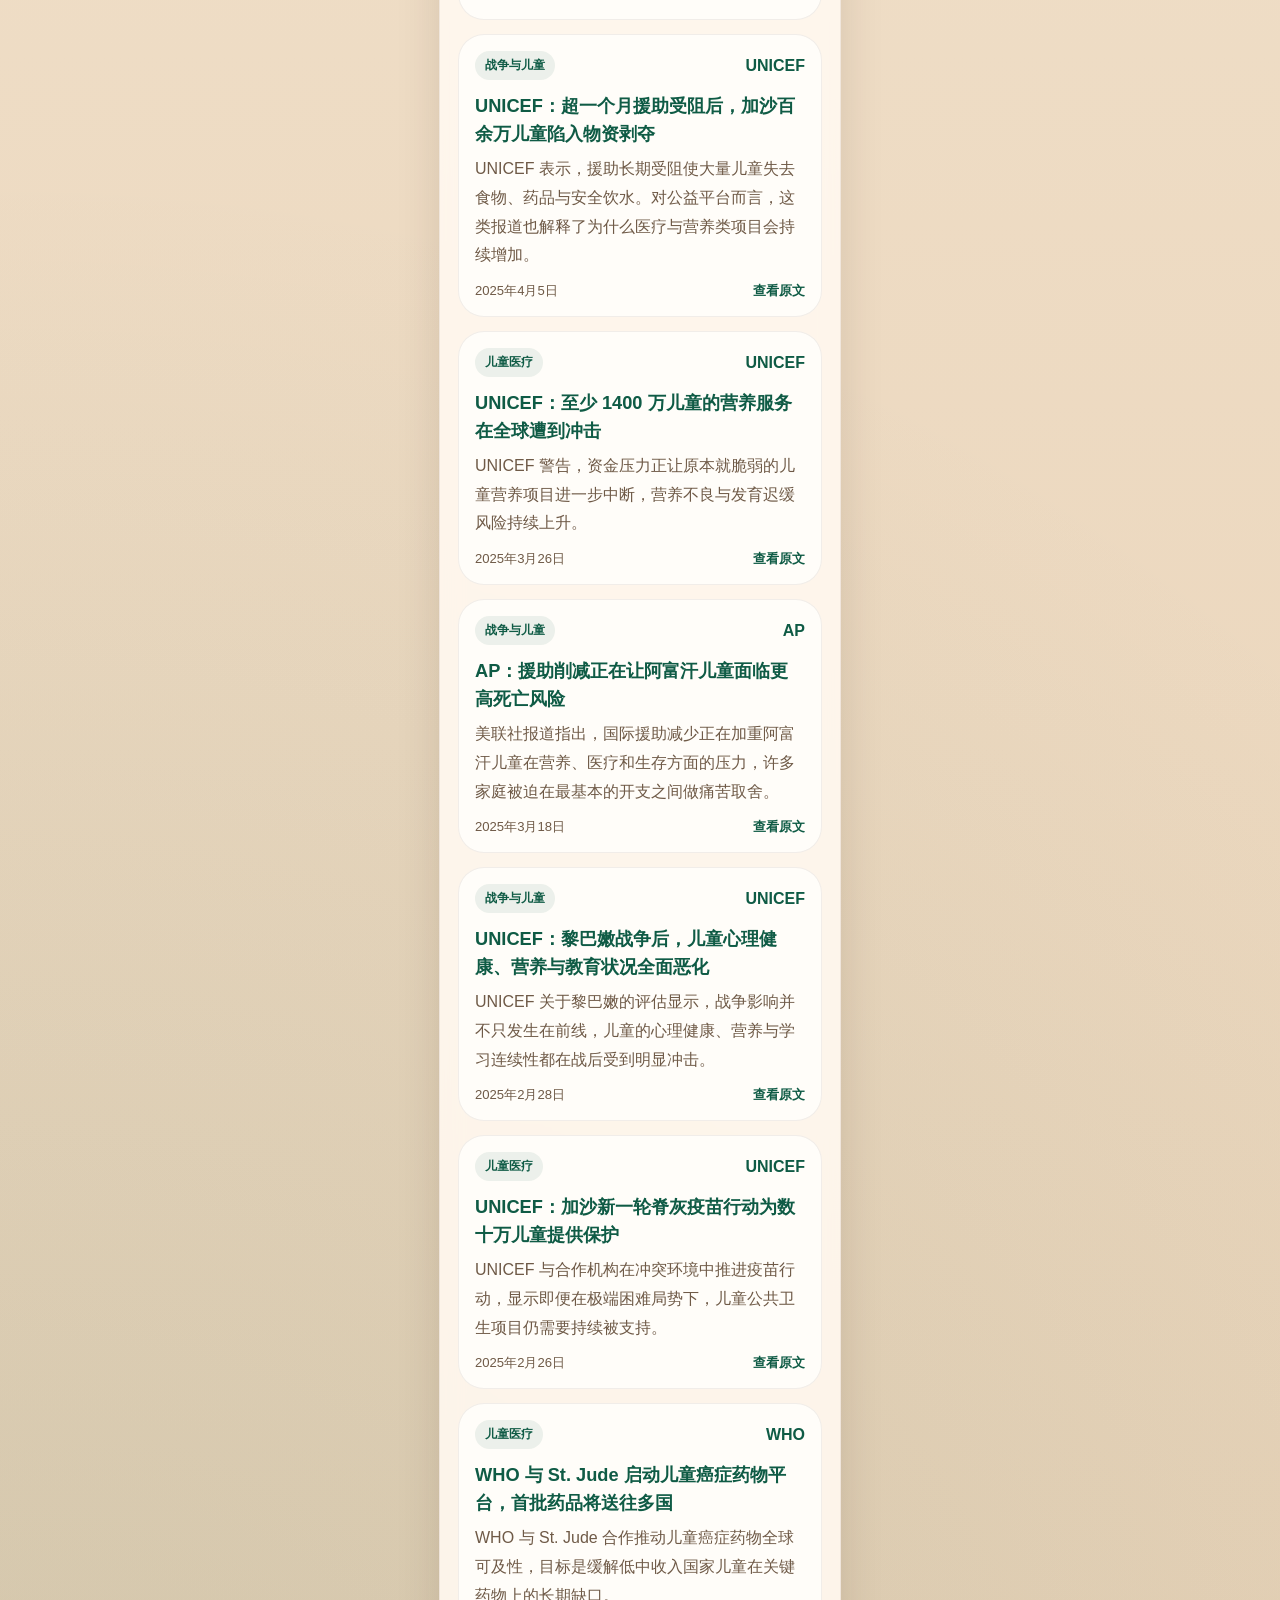
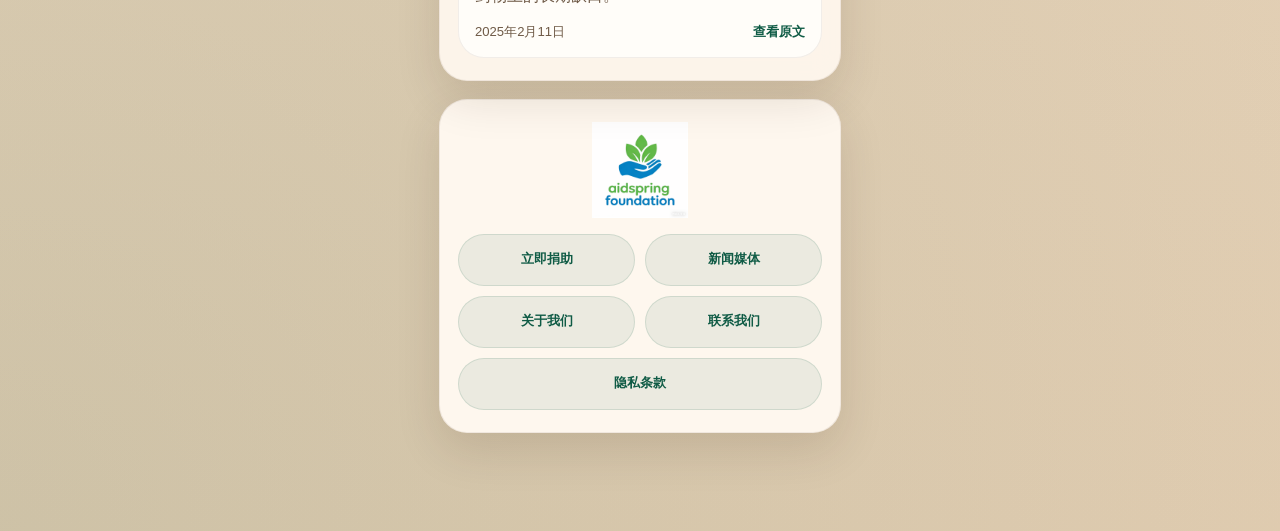
<file: news.html>
<!DOCTYPE html>
<html lang="zh-CN" dir="ltr">
  <head>
    <meta charset="UTF-8" />
    <meta
      name="viewport"
      content="width=device-width, initial-scale=1, viewport-fit=cover"
    />
    <title>新闻媒体 | 慈愈计划</title>
    <meta
      name="description"
      content="查看全球慈善、儿童医疗、战争灾难与募捐相关新闻汇总。"
    />
    <link rel="stylesheet" href="./styles.css" />
  </head>
  <body>
    <div class="page-glow page-glow-top"></div>
    <div class="page-glow page-glow-bottom"></div>

    <div class="app-shell">
      <header class="topbar">
        <div class="brand">
          <span class="brand-mark">
            <img src="./慈善募捐网站logo设计.png" alt="AidSpring Foundation logo" />
          </span>
          <div>
            <h1>AidSpring Foundation</h1>
          </div>
        </div>
        <a class="ghost-link" href="./index.html">返回首页</a>
      </header>

      <main id="newsPage"></main>
    </div>

    <script src="./script.js"></script>
  </body>
</html>
</file>
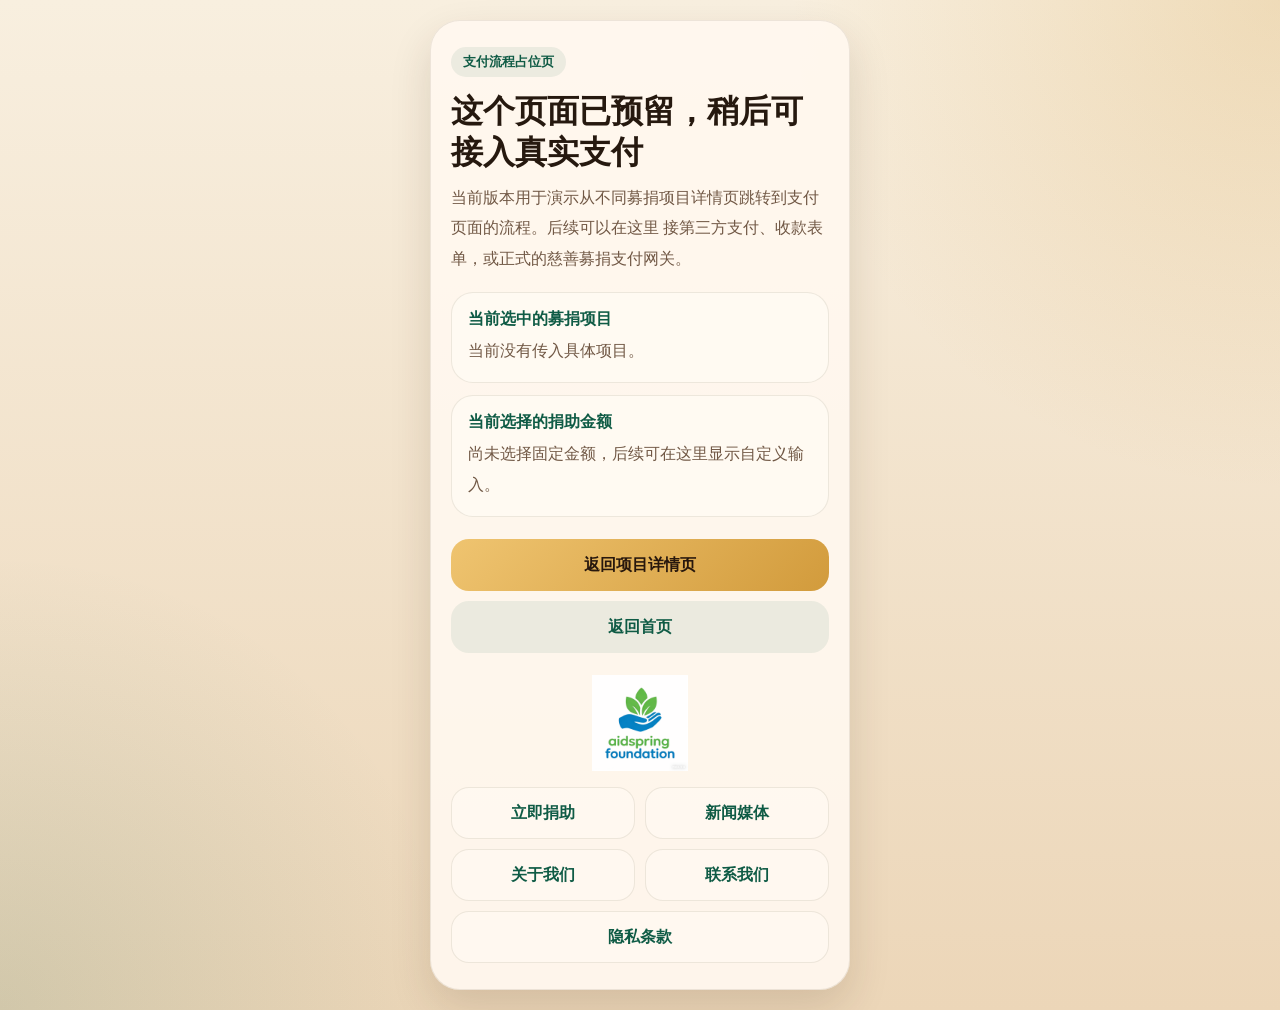
<file: payment.html>
<!DOCTYPE html>
<html lang="zh-CN" dir="ltr">
  <head>
    <meta charset="UTF-8" />
    <meta
      name="viewport"
      content="width=device-width, initial-scale=1, viewport-fit=cover"
    />
    <title>支付页面 | 慈愈计划</title>
    <style>
      :root {
        --bg: #f5ecde;
        --paper: rgba(255, 248, 239, 0.92);
        --text: #26190f;
        --muted: #715845;
        --green: #0f5b45;
        --gold: #d29b3c;
        --line: rgba(85, 59, 37, 0.1);
      }

      * {
        box-sizing: border-box;
      }

      body {
        margin: 0;
        min-height: 100vh;
        display: grid;
        place-items: center;
        padding: 20px 16px;
        font-family: -apple-system, BlinkMacSystemFont, "PingFang SC",
          "Hiragino Sans GB", "Microsoft YaHei", "Noto Sans SC",
          "Source Han Sans SC", sans-serif;
        background:
          radial-gradient(circle at top right, rgba(210, 155, 60, 0.24), transparent 30%),
          radial-gradient(circle at bottom left, rgba(15, 91, 69, 0.12), transparent 28%),
          linear-gradient(180deg, #f8efdf, #ecd6b8);
        color: var(--text);
      }

      .payment-shell {
        width: min(100%, 420px);
        padding: 26px 20px;
        border-radius: 30px;
        background: var(--paper);
        border: 1px solid var(--line);
        box-shadow: 0 18px 42px rgba(55, 32, 14, 0.14);
      }

      .pill {
        display: inline-flex;
        padding: 6px 12px;
        border-radius: 999px;
        background: rgba(15, 91, 69, 0.08);
        color: var(--green);
        font-size: 0.82rem;
        font-weight: 800;
      }

      h1 {
        margin: 14px 0 10px;
        font-size: 2rem;
        line-height: 1.28;
      }

      p {
        margin: 0;
        color: var(--muted);
        line-height: 1.9;
      }

      .project-box {
        margin-top: 18px;
        padding: 16px;
        border-radius: 22px;
        background: #fffaf2;
        border: 1px solid var(--line);
      }

      .project-box strong {
        display: block;
        margin-bottom: 6px;
        color: var(--green);
      }

      .project-box + .project-box {
        margin-top: 12px;
      }

      .actions {
        display: grid;
        gap: 10px;
        margin-top: 22px;
      }

      .footer-nav {
        margin-top: 22px;
        display: grid;
        grid-template-columns: 1fr 1fr;
        gap: 10px;
      }

      .footer-logo {
        width: 96px;
        height: 96px;
        margin: 0 auto 6px;
        object-fit: contain;
        grid-column: 1 / -1;
      }

      .btn {
        display: inline-flex;
        align-items: center;
        justify-content: center;
        min-height: 52px;
        border-radius: 18px;
        font-weight: 800;
        text-decoration: none;
      }

      .btn-primary {
        background: linear-gradient(135deg, #efc470, var(--gold));
        color: #27170d;
      }

      .btn-secondary {
        background: rgba(15, 91, 69, 0.08);
        color: var(--green);
      }

      .btn-outline {
        background: rgba(255, 250, 242, 0.72);
        border: 1px solid var(--line);
        color: var(--green);
      }

      .footer-nav .btn:last-child:nth-child(even) {
        grid-column: 1 / -1;
      }
    </style>
  </head>
  <body>
    <main class="payment-shell">
      <span class="pill">支付流程占位页</span>
      <h1>这个页面已预留，稍后可接入真实支付</h1>
      <p>
        当前版本用于演示从不同募捐项目详情页跳转到支付页面的流程。后续可以在这里
        接第三方支付、收款表单，或正式的慈善募捐支付网关。
      </p>

      <div class="project-box">
        <strong>当前选中的募捐项目</strong>
        <p id="projectName">正在读取项目名称...</p>
      </div>

      <div class="project-box">
        <strong>当前选择的捐助金额</strong>
        <p id="donationAmount">尚未选择固定金额，后续可在这里显示自定义输入。</p>
      </div>

      <div class="actions">
        <a class="btn btn-primary" id="backToProject" href="./project.html">返回项目详情页</a>
        <a class="btn btn-secondary" href="./index.html">返回首页</a>
      </div>

      <div class="footer-nav">
        <img class="footer-logo" src="./慈善募捐网站logo设计.png" alt="AidSpring Foundation logo" />
        <a class="btn btn-outline" href="./index.html#patientDirectory">立即捐助</a>
        <a class="btn btn-outline" href="./news.html">新闻媒体</a>
        <a class="btn btn-outline" href="./about.html">关于我们</a>
        <a class="btn btn-outline" href="./contact.html">联系我们</a>
        <a class="btn btn-outline" href="./privacy.html">隐私条款</a>
      </div>
    </main>

    <script>
      const params = new URLSearchParams(window.location.search);
      const name = params.get("project");
      const amount = params.get("amount");
      const slug = params.get("slug");
      const target = document.getElementById("projectName");
      const donationAmount = document.getElementById("donationAmount");
      const backToProject = document.getElementById("backToProject");

      if (name) {
        target.textContent = name;
      } else {
        target.textContent = "当前没有传入具体项目。";
      }

      if (amount) {
        donationAmount.textContent = `US$${Number(amount).toLocaleString("zh-CN")}`;
      }

      if (slug && backToProject) {
        backToProject.href = `./project.html?slug=${encodeURIComponent(slug)}`;
      }
    </script>
  </body>
</html>
</file>
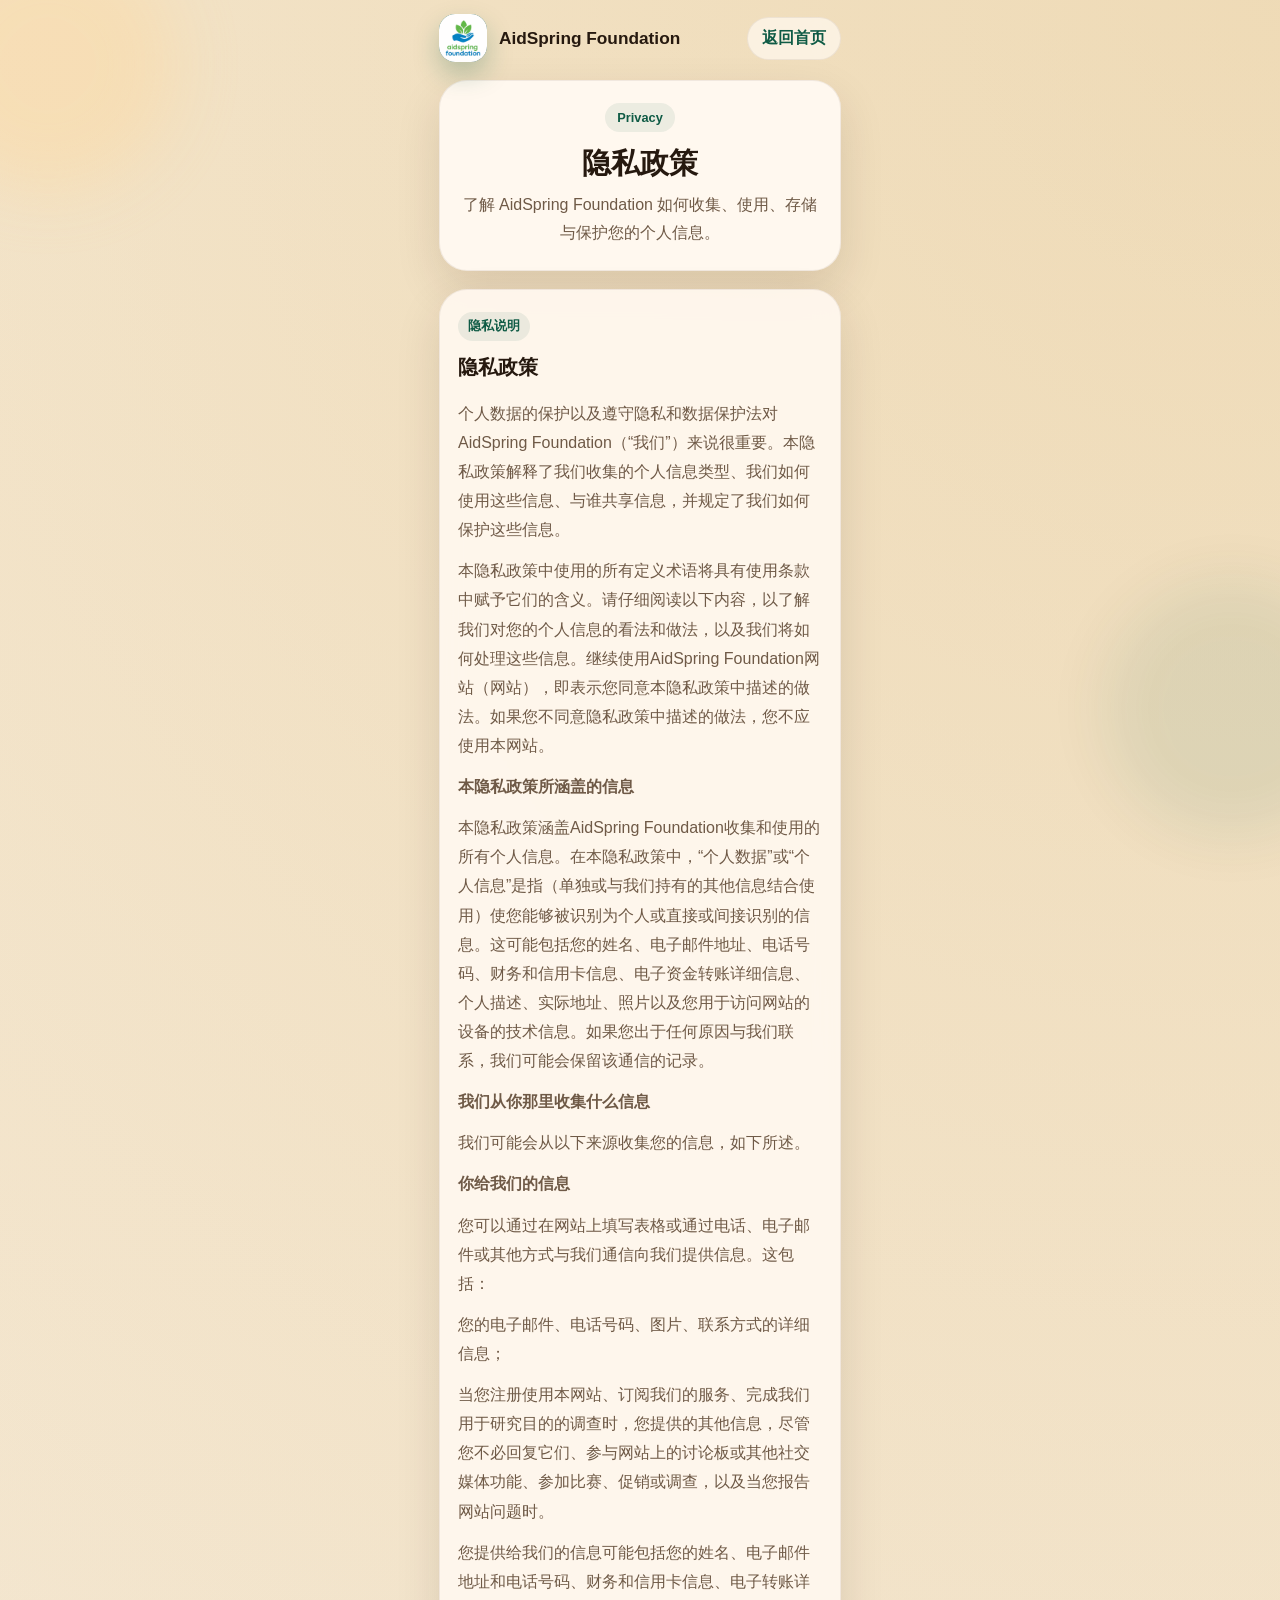
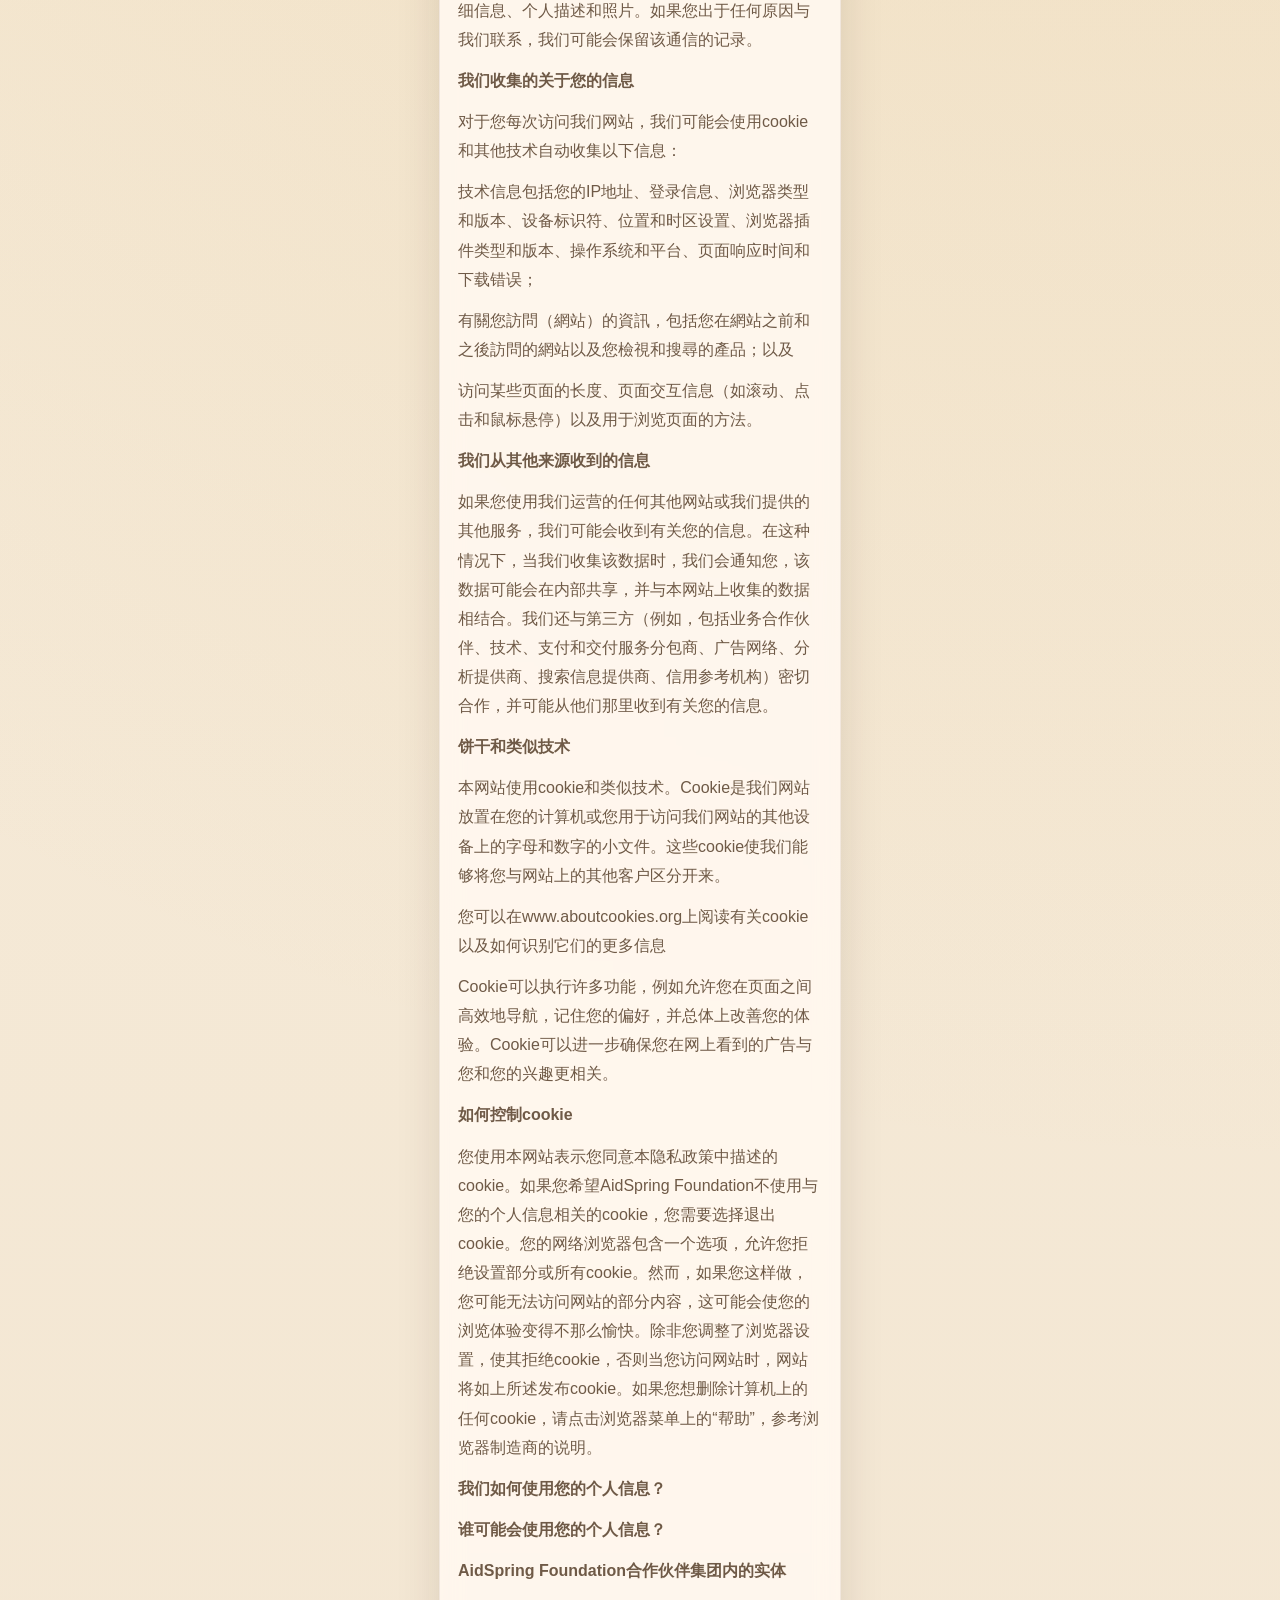
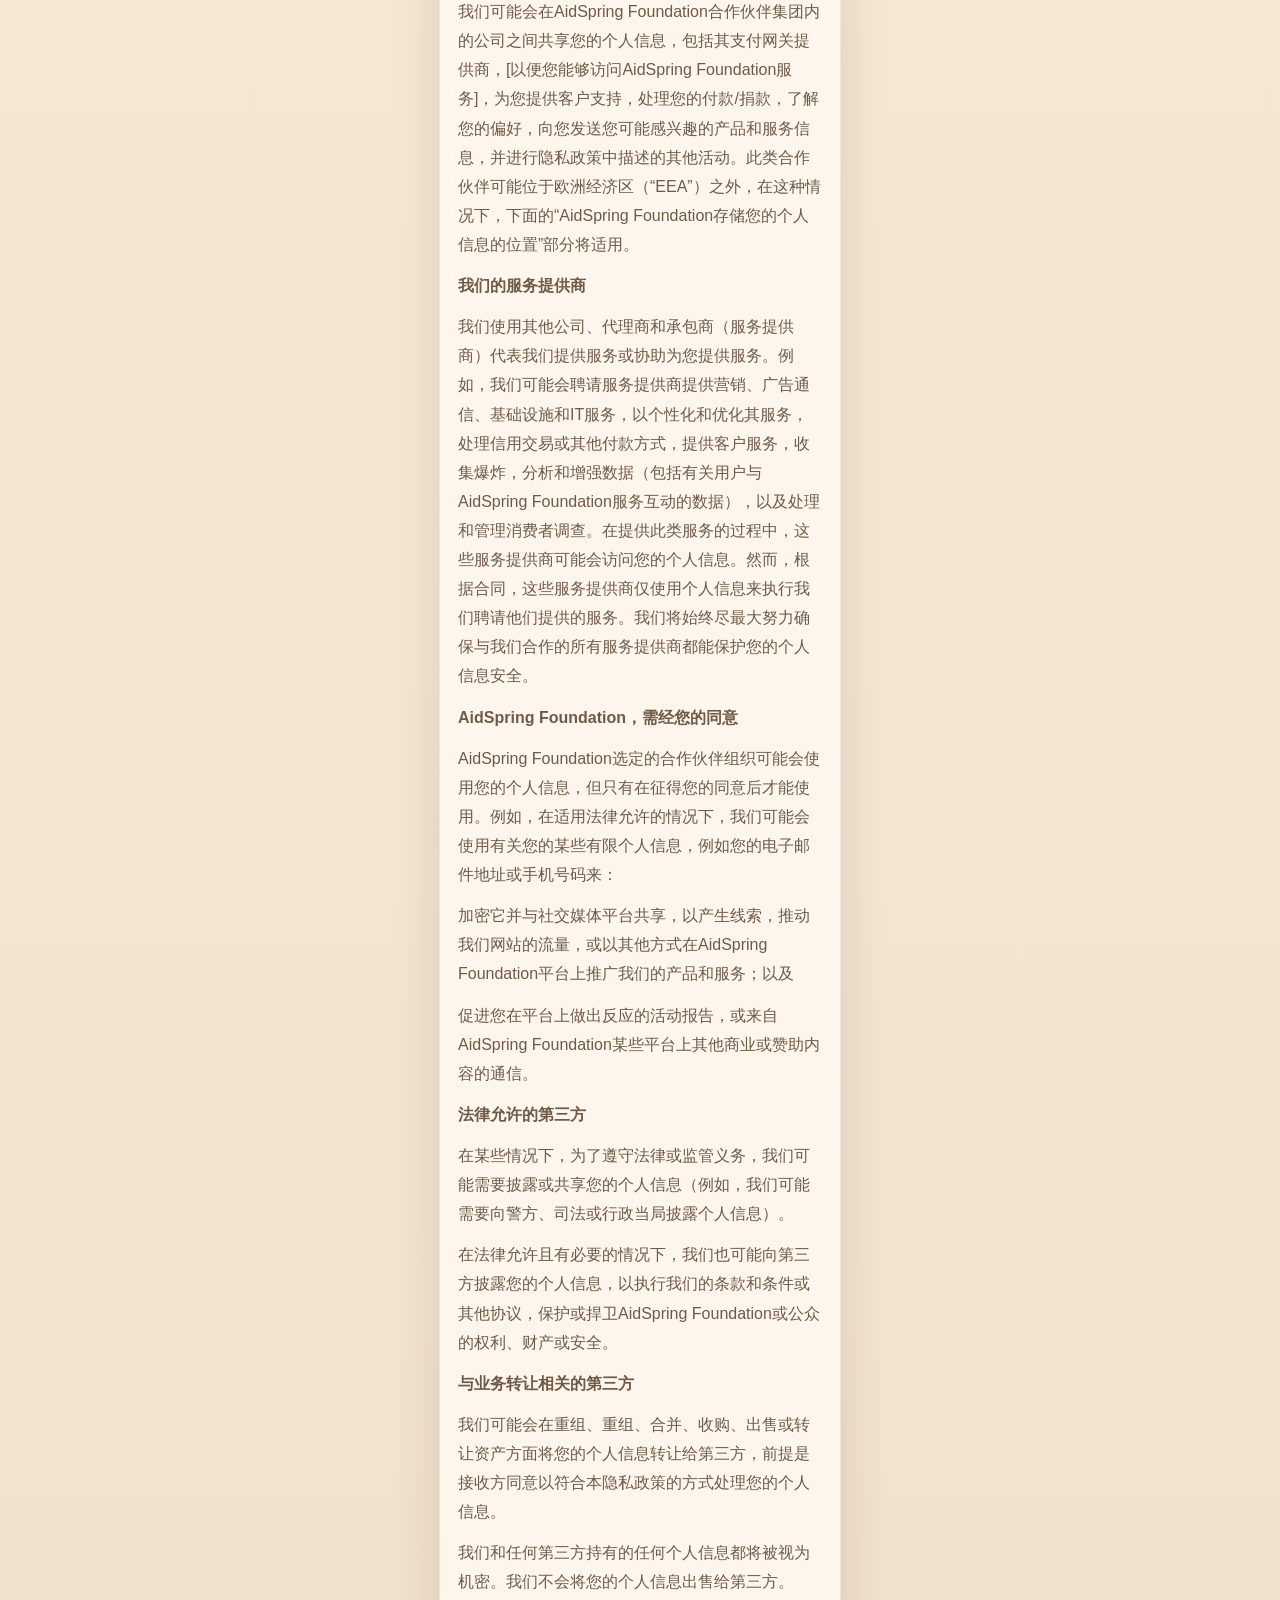
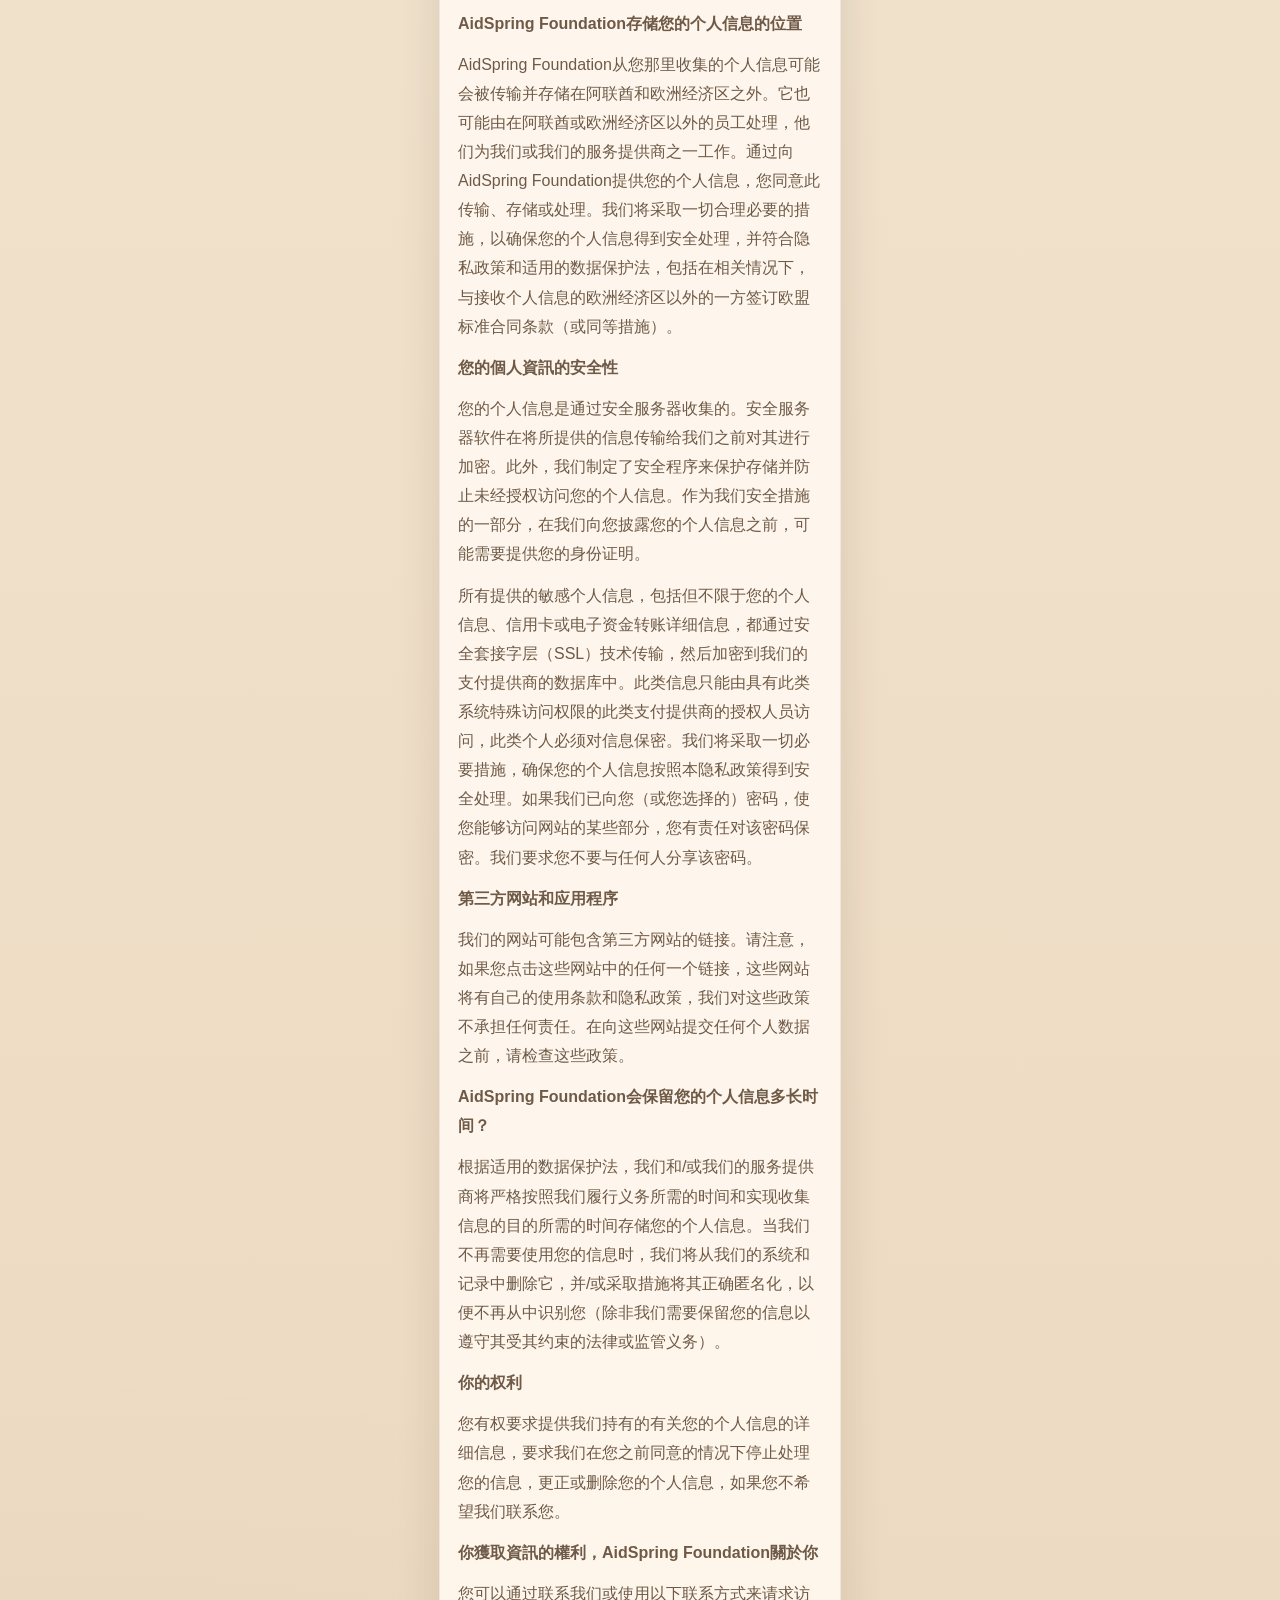
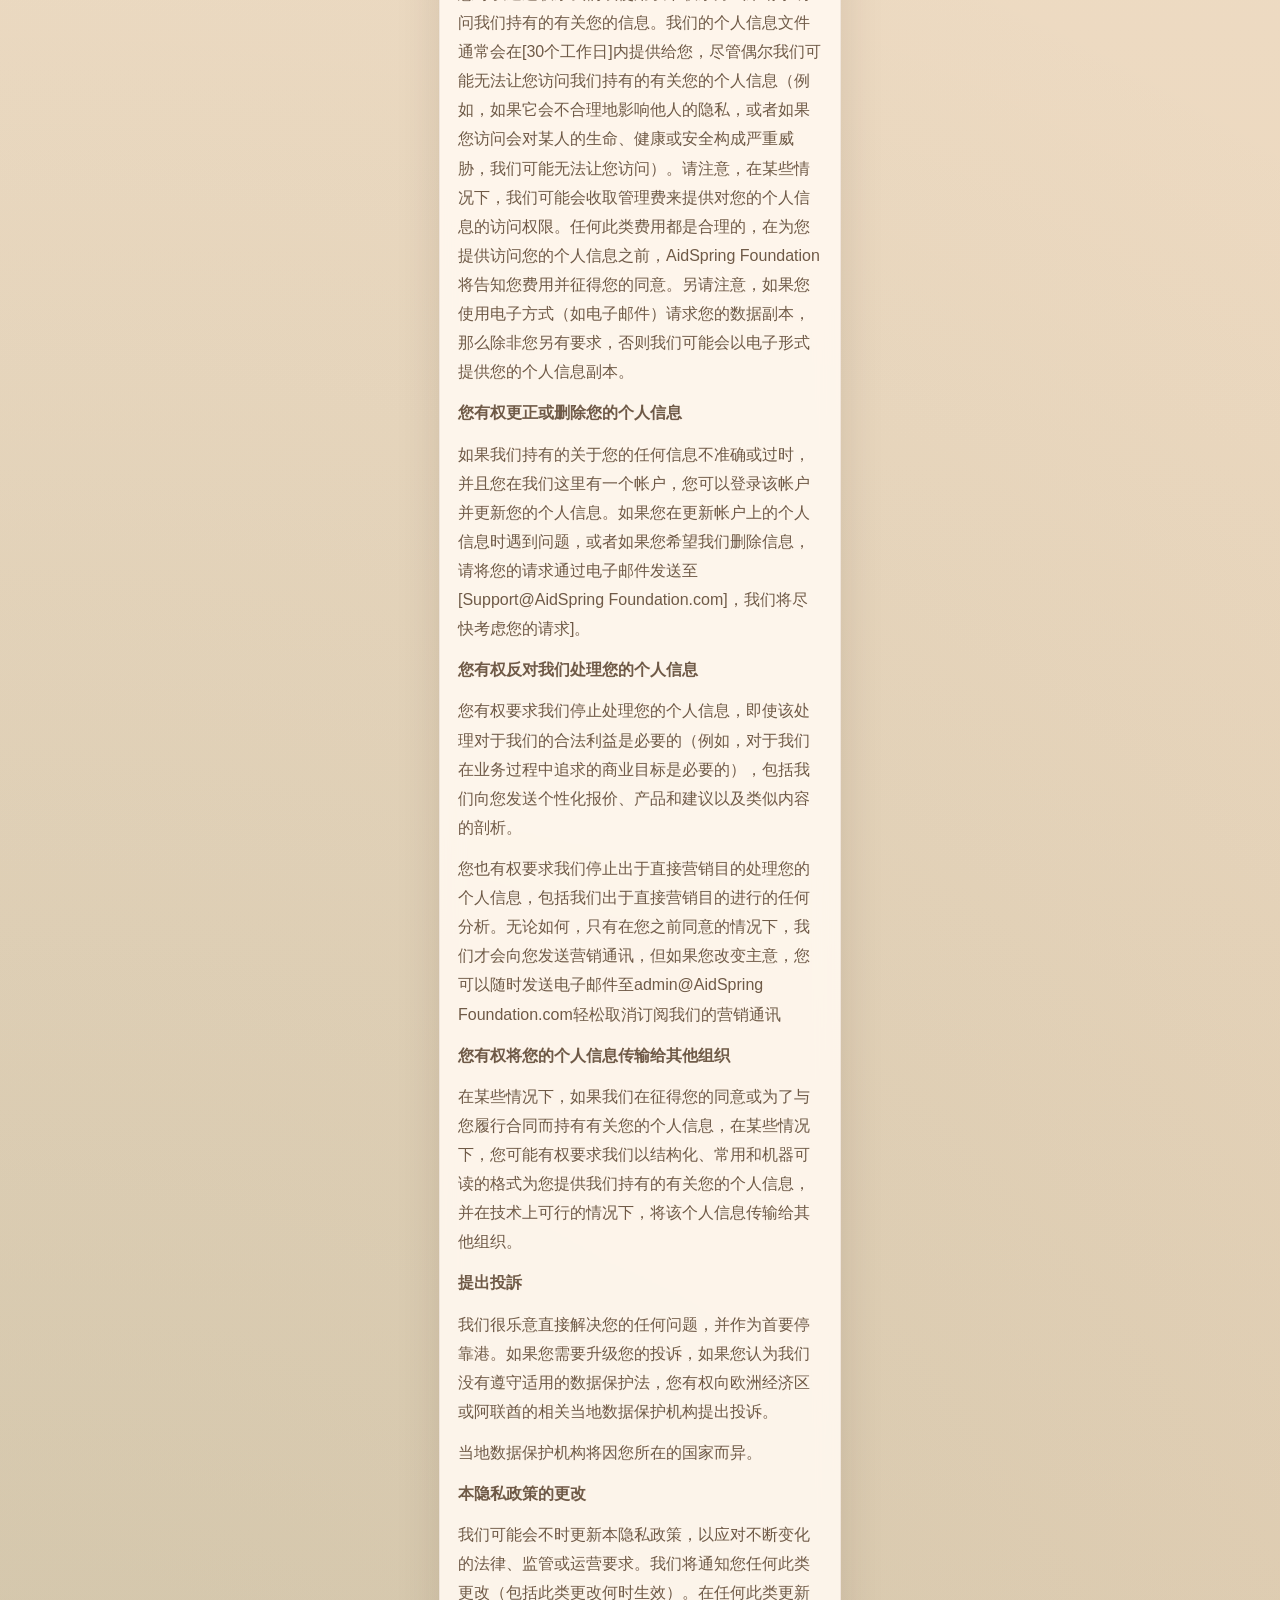
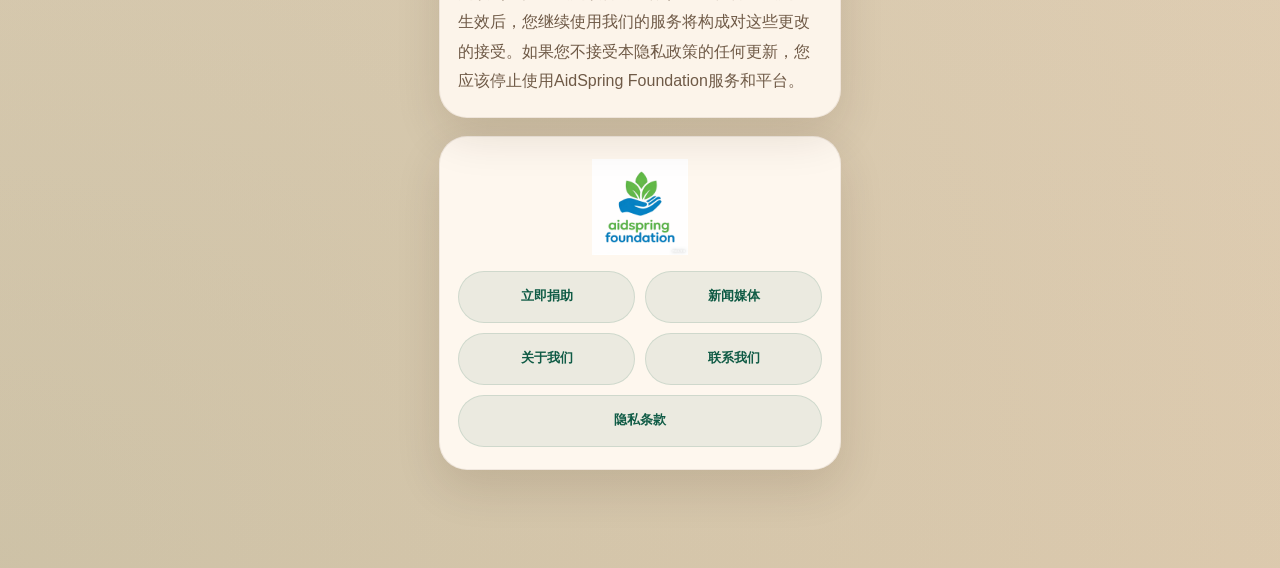
<file: privacy.html>
<!DOCTYPE html>
<html lang="zh-CN" dir="ltr">
  <head>
    <meta charset="UTF-8" />
    <meta
      name="viewport"
      content="width=device-width, initial-scale=1, viewport-fit=cover"
    />
    <title>隐私条款 | 慈愈计划</title>
    <meta
      name="description"
      content="查看慈愈计划的隐私条款与信息使用说明。"
    />
    <link rel="stylesheet" href="./styles.css" />
  </head>
  <body>
    <div class="page-glow page-glow-top"></div>
    <div class="page-glow page-glow-bottom"></div>

    <div class="app-shell">
      <header class="topbar">
        <div class="brand">
          <span class="brand-mark">
            <img src="./慈善募捐网站logo设计.png" alt="AidSpring Foundation logo" />
          </span>
          <div>
            <h1>AidSpring Foundation</h1>
          </div>
        </div>
        <a class="ghost-link" href="./index.html">返回首页</a>
      </header>

      <main>
        <section class="listing-hero">
          <span class="directory-kicker">Privacy</span>
          <h2>隐私政策</h2>
          <p>了解 AidSpring Foundation 如何收集、使用、存储与保护您的个人信息。</p>
        </section>

        <section class="detail-section">
          <span class="mini-label">隐私说明</span>
          <h3>隐私政策</h3>
          <div class="detail-story">
            <p>个人数据的保护以及遵守隐私和数据保护法对AidSpring Foundation（“我们”）来说很重要。本隐私政策解释了我们收集的个人信息类型、我们如何使用这些信息、与谁共享信息，并规定了我们如何保护这些信息。</p>
            <p>本隐私政策中使用的所有定义术语将具有使用条款中赋予它们的含义。请仔细阅读以下内容，以了解我们对您的个人信息的看法和做法，以及我们将如何处理这些信息。继续使用AidSpring Foundation网站（网站），即表示您同意本隐私政策中描述的做法。如果您不同意隐私政策中描述的做法，您不应使用本网站。</p>

            <p><strong>本隐私政策所涵盖的信息</strong></p>
            <p>本隐私政策涵盖AidSpring Foundation收集和使用的所有个人信息。在本隐私政策中，“个人数据”或“个人信息”是指（单独或与我们持有的其他信息结合使用）使您能够被识别为个人或直接或间接识别的信息。这可能包括您的姓名、电子邮件地址、电话号码、财务和信用卡信息、电子资金转账详细信息、个人描述、实际地址、照片以及您用于访问网站的设备的技术信息。如果您出于任何原因与我们联系，我们可能会保留该通信的记录。</p>

            <p><strong>我们从你那里收集什么信息</strong></p>
            <p>我们可能会从以下来源收集您的信息，如下所述。</p>

            <p><strong>你给我们的信息</strong></p>
            <p>您可以通过在网站上填写表格或通过电话、电子邮件或其他方式与我们通信向我们提供信息。这包括：</p>
            <p>您的电子邮件、电话号码、图片、联系方式的详细信息；</p>
            <p>当您注册使用本网站、订阅我们的服务、完成我们用于研究目的的调查时，您提供的其他信息，尽管您不必回复它们、参与网站上的讨论板或其他社交媒体功能、参加比赛、促销或调查，以及当您报告网站问题时。</p>
            <p>您提供给我们的信息可能包括您的姓名、电子邮件地址和电话号码、财务和信用卡信息、电子转账详细信息、个人描述和照片。如果您出于任何原因与我们联系，我们可能会保留该通信的记录。</p>

            <p><strong>我们收集的关于您的信息</strong></p>
            <p>对于您每次访问我们网站，我们可能会使用cookie和其他技术自动收集以下信息：</p>
            <p>技术信息包括您的IP地址、登录信息、浏览器类型和版本、设备标识符、位置和时区设置、浏览器插件类型和版本、操作系统和平台、页面响应时间和下载错误；</p>
            <p>有關您訪問（網站）的資訊，包括您在網站之前和之後訪問的網站以及您檢視和搜尋的產品；以及</p>
            <p>访问某些页面的长度、页面交互信息（如滚动、点击和鼠标悬停）以及用于浏览页面的方法。</p>

            <p><strong>我们从其他来源收到的信息</strong></p>
            <p>如果您使用我们运营的任何其他网站或我们提供的其他服务，我们可能会收到有关您的信息。在这种情况下，当我们收集该数据时，我们会通知您，该数据可能会在内部共享，并与本网站上收集的数据相结合。我们还与第三方（例如，包括业务合作伙伴、技术、支付和交付服务分包商、广告网络、分析提供商、搜索信息提供商、信用参考机构）密切合作，并可能从他们那里收到有关您的信息。</p>

            <p><strong>饼干和类似技术</strong></p>
            <p>本网站使用cookie和类似技术。Cookie是我们网站放置在您的计算机或您用于访问我们网站的其他设备上的字母和数字的小文件。这些cookie使我们能够将您与网站上的其他客户区分开来。</p>
            <p>您可以在www.aboutcookies.org上阅读有关cookie以及如何识别它们的更多信息</p>
            <p>Cookie可以执行许多功能，例如允许您在页面之间高效地导航，记住您的偏好，并总体上改善您的体验。Cookie可以进一步确保您在网上看到的广告与您和您的兴趣更相关。</p>

            <p><strong>如何控制cookie</strong></p>
            <p>您使用本网站表示您同意本隐私政策中描述的cookie。如果您希望AidSpring Foundation不使用与您的个人信息相关的cookie，您需要选择退出cookie。您的网络浏览器包含一个选项，允许您拒绝设置部分或所有cookie。然而，如果您这样做，您可能无法访问网站的部分内容，这可能会使您的浏览体验变得不那么愉快。除非您调整了浏览器设置，使其拒绝cookie，否则当您访问网站时，网站将如上所述发布cookie。如果您想删除计算机上的任何cookie，请点击浏览器菜单上的“帮助”，参考浏览器制造商的说明。</p>

            <p><strong>我们如何使用您的个人信息？</strong></p>
            <p><strong>谁可能会使用您的个人信息？</strong></p>

            <p><strong>AidSpring Foundation合作伙伴集团内的实体</strong></p>
            <p>我们可能会在AidSpring Foundation合作伙伴集团内的公司之间共享您的个人信息，包括其支付网关提供商，[以便您能够访问AidSpring Foundation服务]，为您提供客户支持，处理您的付款/捐款，了解您的偏好，向您发送您可能感兴趣的产品和服务信息，并进行隐私政策中描述的其他活动。此类合作伙伴可能位于欧洲经济区（“EEA”）之外，在这种情况下，下面的“AidSpring Foundation存储您的个人信息的位置”部分将适用。</p>

            <p><strong>我们的服务提供商</strong></p>
            <p>我们使用其他公司、代理商和承包商（服务提供商）代表我们提供服务或协助为您提供服务。例如，我们可能会聘请服务提供商提供营销、广告通信、基础设施和IT服务，以个性化和优化其服务，处理信用交易或其他付款方式，提供客户服务，收集爆炸，分析和增强数据（包括有关用户与AidSpring Foundation服务互动的数据），以及处理和管理消费者调查。在提供此类服务的过程中，这些服务提供商可能会访问您的个人信息。然而，根据合同，这些服务提供商仅使用个人信息来执行我们聘请他们提供的服务。我们将始终尽最大努力确保与我们合作的所有服务提供商都能保护您的个人信息安全。</p>

            <p><strong>AidSpring Foundation，需经您的同意</strong></p>
            <p>AidSpring Foundation选定的合作伙伴组织可能会使用您的个人信息，但只有在征得您的同意后才能使用。例如，在适用法律允许的情况下，我们可能会使用有关您的某些有限个人信息，例如您的电子邮件地址或手机号码来：</p>
            <p>加密它并与社交媒体平台共享，以产生线索，推动我们网站的流量，或以其他方式在AidSpring Foundation平台上推广我们的产品和服务；以及</p>
            <p>促进您在平台上做出反应的活动报告，或来自AidSpring Foundation某些平台上其他商业或赞助内容的通信。</p>

            <p><strong>法律允许的第三方</strong></p>
            <p>在某些情况下，为了遵守法律或监管义务，我们可能需要披露或共享您的个人信息（例如，我们可能需要向警方、司法或行政当局披露个人信息）。</p>
            <p>在法律允许且有必要的情况下，我们也可能向第三方披露您的个人信息，以执行我们的条款和条件或其他协议，保护或捍卫AidSpring Foundation或公众的权利、财产或安全。</p>

            <p><strong>与业务转让相关的第三方</strong></p>
            <p>我们可能会在重组、重组、合并、收购、出售或转让资产方面将您的个人信息转让给第三方，前提是接收方同意以符合本隐私政策的方式处理您的个人信息。</p>
            <p>我们和任何第三方持有的任何个人信息都将被视为机密。我们不会将您的个人信息出售给第三方。</p>

            <p><strong>AidSpring Foundation存储您的个人信息的位置</strong></p>
            <p>AidSpring Foundation从您那里收集的个人信息可能会被传输并存储在阿联酋和欧洲经济区之外。它也可能由在阿联酋或欧洲经济区以外的员工处理，他们为我们或我们的服务提供商之一工作。通过向AidSpring Foundation提供您的个人信息，您同意此传输、存储或处理。我们将采取一切合理必要的措施，以确保您的个人信息得到安全处理，并符合隐私政策和适用的数据保护法，包括在相关情况下，与接收个人信息的欧洲经济区以外的一方签订欧盟标准合同条款（或同等措施）。</p>

            <p><strong>您的個人資訊的安全性</strong></p>
            <p>您的个人信息是通过安全服务器收集的。安全服务器软件在将所提供的信息传输给我们之前对其进行加密。此外，我们制定了安全程序来保护存储并防止未经授权访问您的个人信息。作为我们安全措施的一部分，在我们向您披露您的个人信息之前，可能需要提供您的身份证明。</p>
            <p>所有提供的敏感个人信息，包括但不限于您的个人信息、信用卡或电子资金转账详细信息，都通过安全套接字层（SSL）技术传输，然后加密到我们的支付提供商的数据库中。此类信息只能由具有此类系统特殊访问权限的此类支付提供商的授权人员访问，此类个人必须对信息保密。我们将采取一切必要措施，确保您的个人信息按照本隐私政策得到安全处理。如果我们已向您（或您选择的）密码，使您能够访问网站的某些部分，您有责任对该密码保密。我们要求您不要与任何人分享该密码。</p>

            <p><strong>第三方网站和应用程序</strong></p>
            <p>我们的网站可能包含第三方网站的链接。请注意，如果您点击这些网站中的任何一个链接，这些网站将有自己的使用条款和隐私政策，我们对这些政策不承担任何责任。在向这些网站提交任何个人数据之前，请检查这些政策。</p>

            <p><strong>AidSpring Foundation会保留您的个人信息多长时间？</strong></p>
            <p>根据适用的数据保护法，我们和/或我们的服务提供商将严格按照我们履行义务所需的时间和实现收集信息的目的所需的时间存储您的个人信息。当我们不再需要使用您的信息时，我们将从我们的系统和记录中删除它，并/或采取措施将其正确匿名化，以便不再从中识别您（除非我们需要保留您的信息以遵守其受其约束的法律或监管义务）。</p>

            <p><strong>你的权利</strong></p>
            <p>您有权要求提供我们持有的有关您的个人信息的详细信息，要求我们在您之前同意的情况下停止处理您的信息，更正或删除您的个人信息，如果您不希望我们联系您。</p>

            <p><strong>你獲取資訊的權利，AidSpring Foundation關於你</strong></p>
            <p>您可以通过联系我们或使用以下联系方式来请求访问我们持有的有关您的信息。我们的个人信息文件通常会在[30个工作日]内提供给您，尽管偶尔我们可能无法让您访问我们持有的有关您的个人信息（例如，如果它会不合理地影响他人的隐私，或者如果您访问会对某人的生命、健康或安全构成严重威胁，我们可能无法让您访问）。请注意，在某些情况下，我们可能会收取管理费来提供对您的个人信息的访问权限。任何此类费用都是合理的，在为您提供访问您的个人信息之前，AidSpring Foundation将告知您费用并征得您的同意。另请注意，如果您使用电子方式（如电子邮件）请求您的数据副本，那么除非您另有要求，否则我们可能会以电子形式提供您的个人信息副本。</p>

            <p><strong>您有权更正或删除您的个人信息</strong></p>
            <p>如果我们持有的关于您的任何信息不准确或过时，并且您在我们这里有一个帐户，您可以登录该帐户并更新您的个人信息。如果您在更新帐户上的个人信息时遇到问题，或者如果您希望我们删除信息，请将您的请求通过电子邮件发送至[Support@AidSpring Foundation.com]，我们将尽快考虑您的请求]。</p>

            <p><strong>您有权反对我们处理您的个人信息</strong></p>
            <p>您有权要求我们停止处理您的个人信息，即使该处理对于我们的合法利益是必要的（例如，对于我们在业务过程中追求的商业目标是必要的），包括我们向您发送个性化报价、产品和建议以及类似内容的剖析。</p>

            <p>您也有权要求我们停止出于直接营销目的处理您的个人信息，包括我们出于直接营销目的进行的任何分析。无论如何，只有在您之前同意的情况下，我们才会向您发送营销通讯，但如果您改变主意，您可以随时发送电子邮件至admin@AidSpring Foundation.com轻松取消订阅我们的营销通讯</p>

            <p><strong>您有权将您的个人信息传输给其他组织</strong></p>
            <p>在某些情况下，如果我们在征得您的同意或为了与您履行合同而持有有关您的个人信息，在某些情况下，您可能有权要求我们以结构化、常用和机器可读的格式为您提供我们持有的有关您的个人信息，并在技术上可行的情况下，将该个人信息传输给其他组织。</p>

            <p><strong>提出投訴</strong></p>
            <p>我们很乐意直接解决您的任何问题，并作为首要停靠港。如果您需要升级您的投诉，如果您认为我们没有遵守适用的数据保护法，您有权向欧洲经济区或阿联酋的相关当地数据保护机构提出投诉。</p>
            <p>当地数据保护机构将因您所在的国家而异。</p>

            <p><strong>本隐私政策的更改</strong></p>
            <p>我们可能会不时更新本隐私政策，以应对不断变化的法律、监管或运营要求。我们将通知您任何此类更改（包括此类更改何时生效）。在任何此类更新生效后，您继续使用我们的服务将构成对这些更改的接受。如果您不接受本隐私政策的任何更新，您应该停止使用AidSpring Foundation服务和平台。</p>
          </div>
        </section>

        <section class="site-footer-nav">
          <img class="site-footer-logo" src="./慈善募捐网站logo设计.png" alt="AidSpring Foundation logo" />
          <div class="site-footer-grid">
            <a class="home-link-btn site-footer-btn" href="./index.html#patientDirectory">立即捐助</a>
            <a class="home-link-btn site-footer-btn" href="./news.html">新闻媒体</a>
            <a class="home-link-btn site-footer-btn" href="./about.html">关于我们</a>
            <a class="home-link-btn site-footer-btn" href="./contact.html">联系我们</a>
            <a class="home-link-btn site-footer-btn" href="./privacy.html">隐私条款</a>
          </div>
        </section>
      </main>
    </div>
  </body>
</html>
</file>
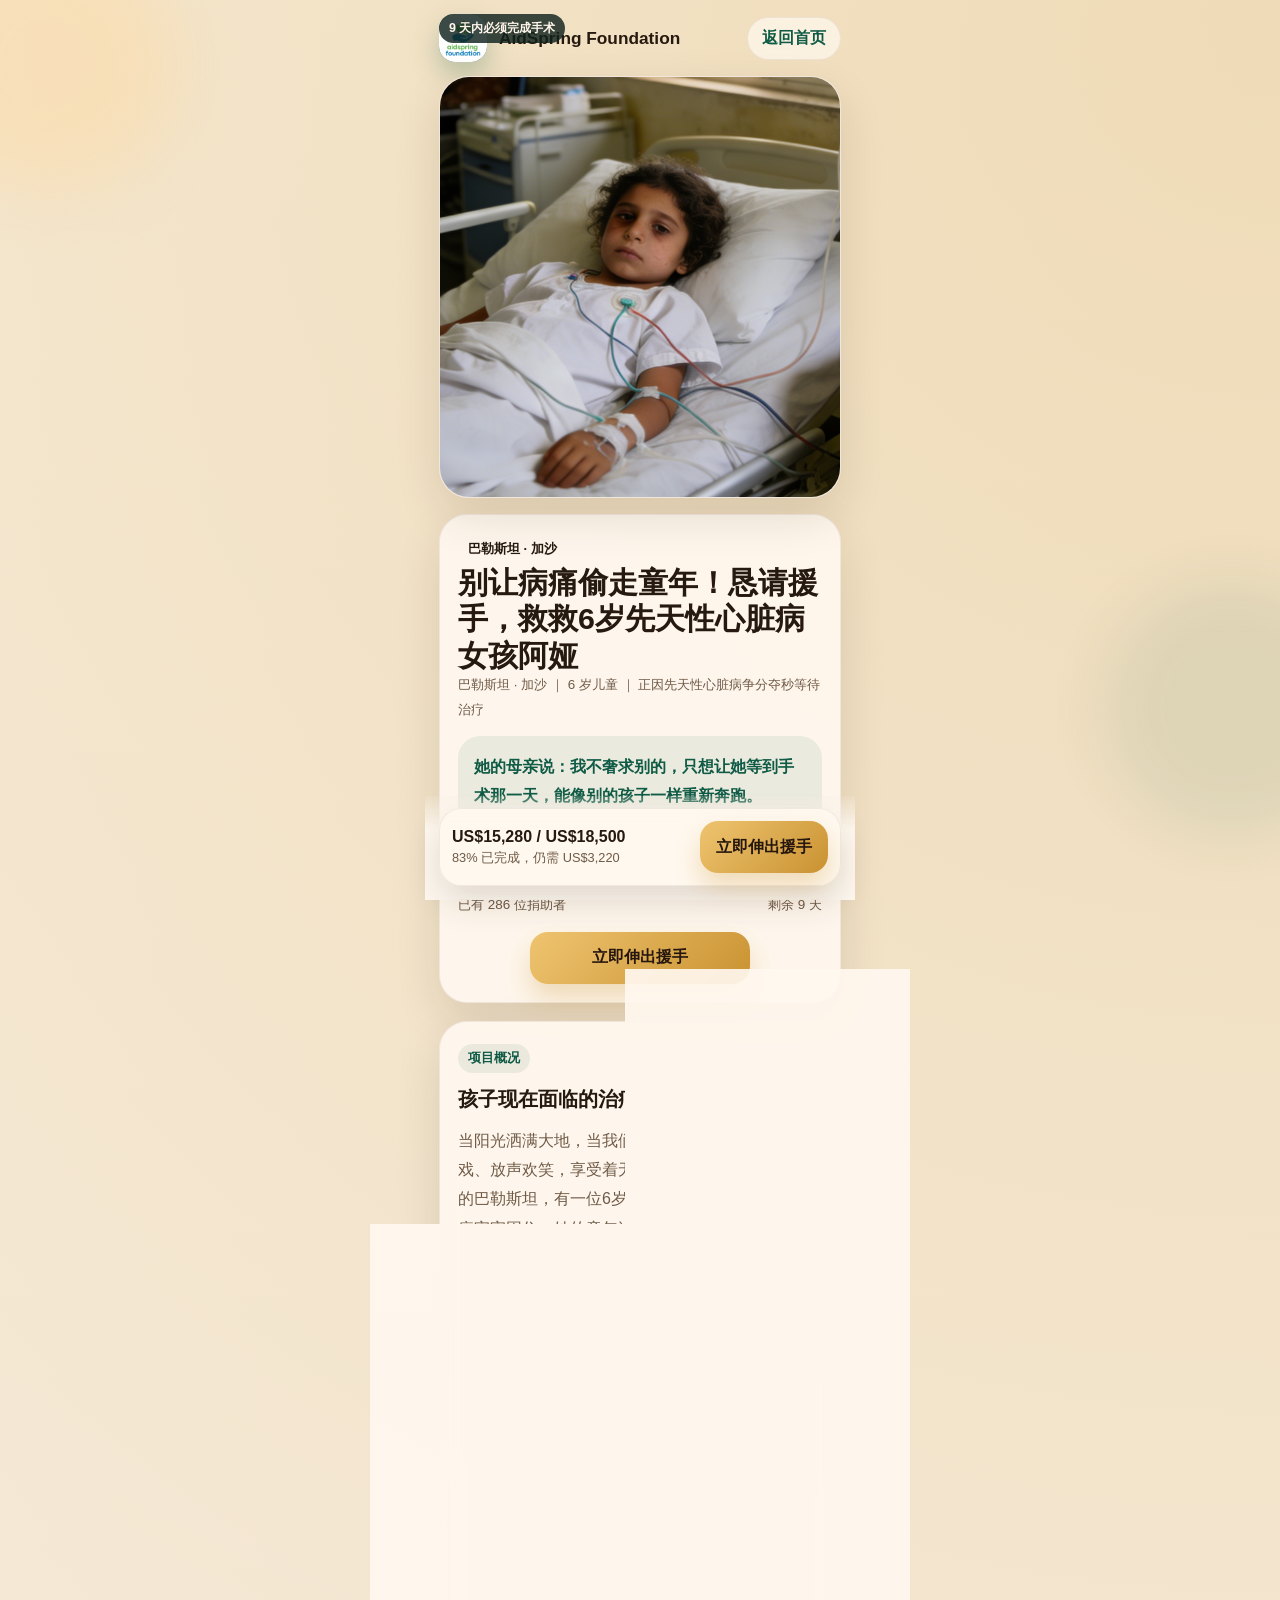
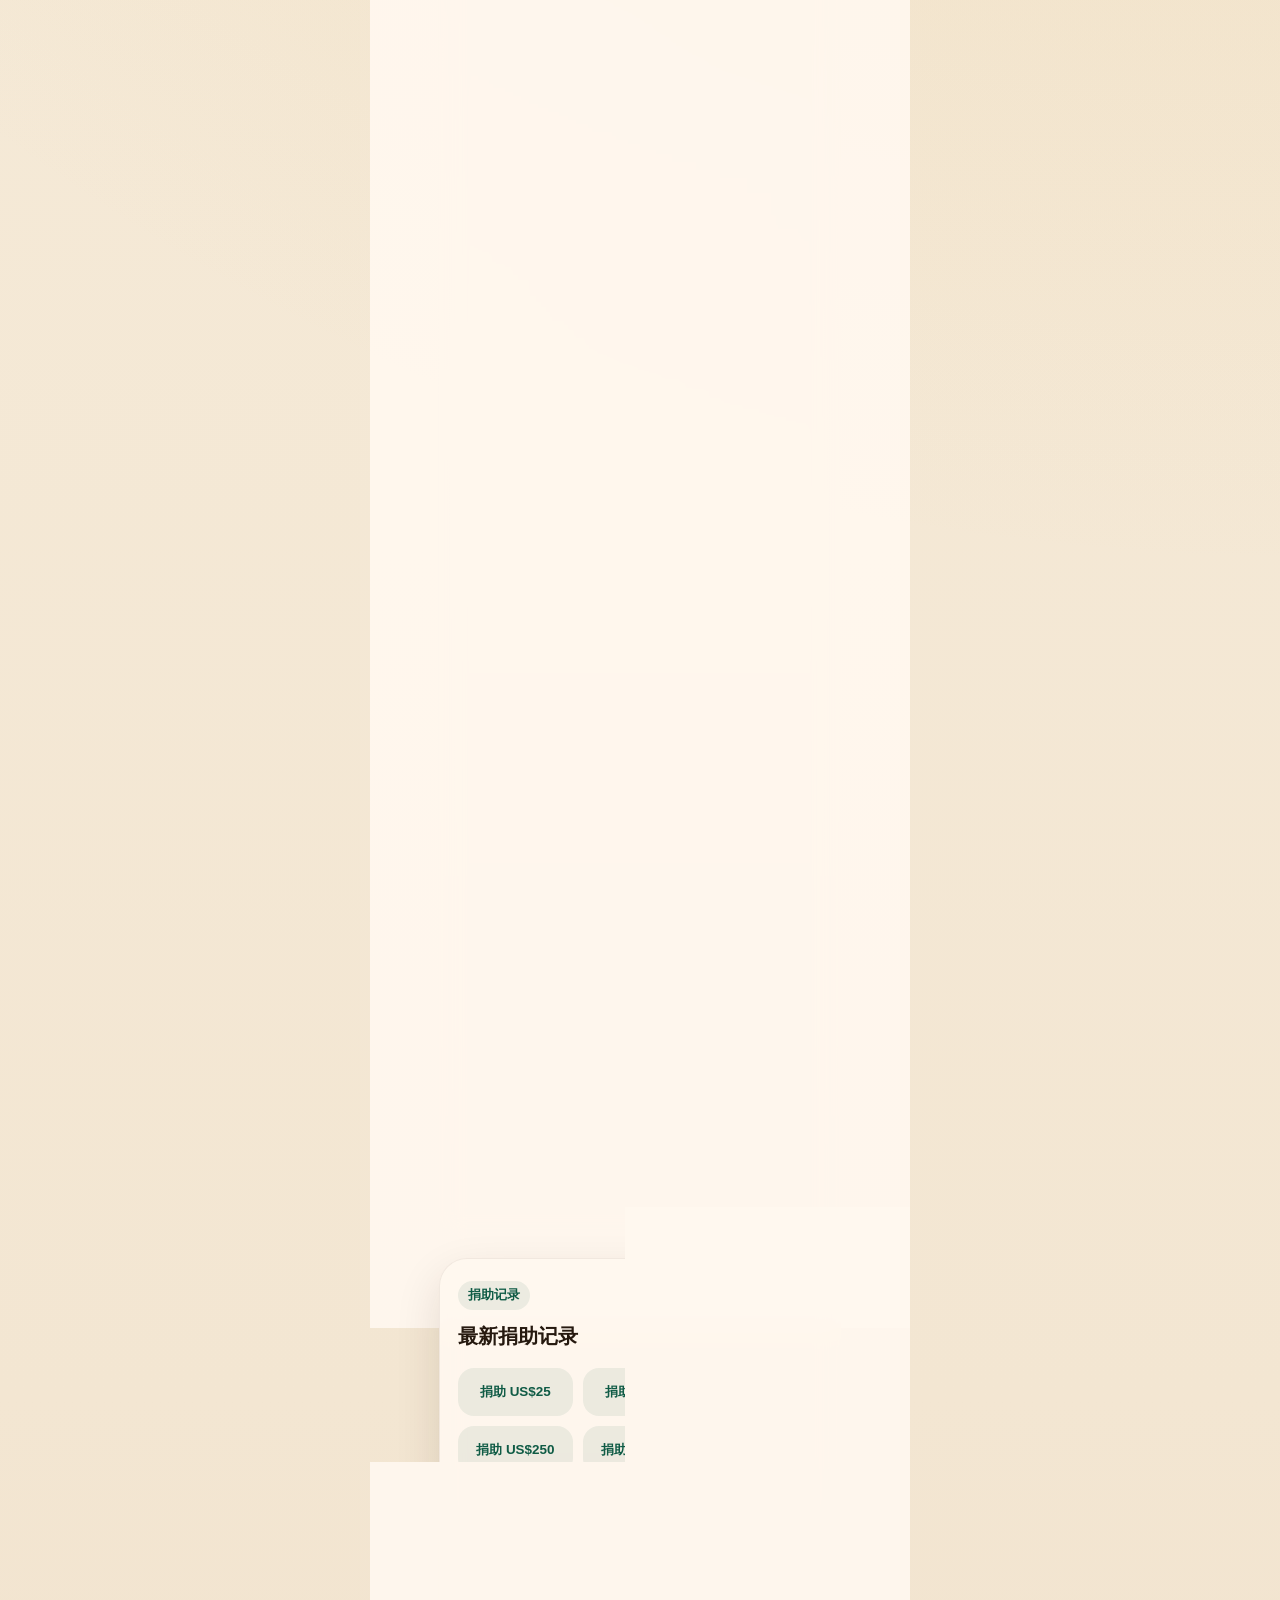
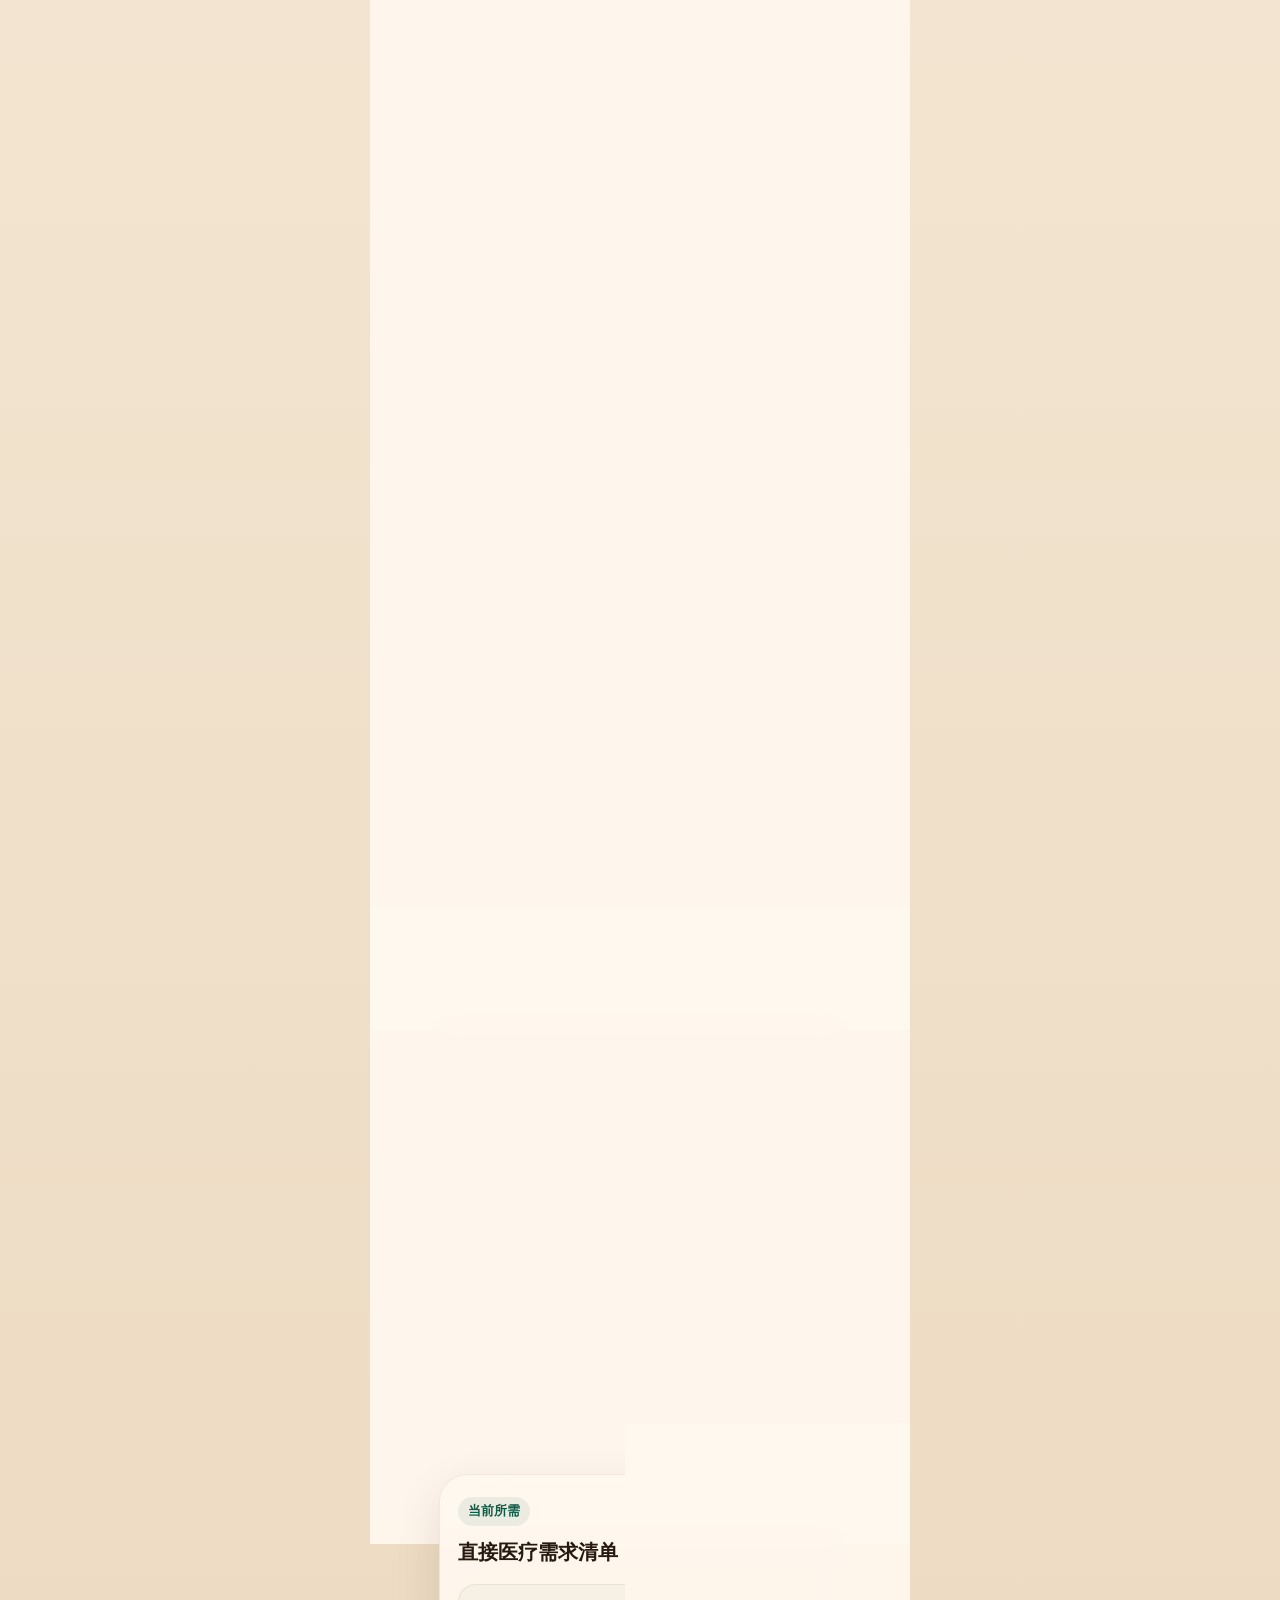
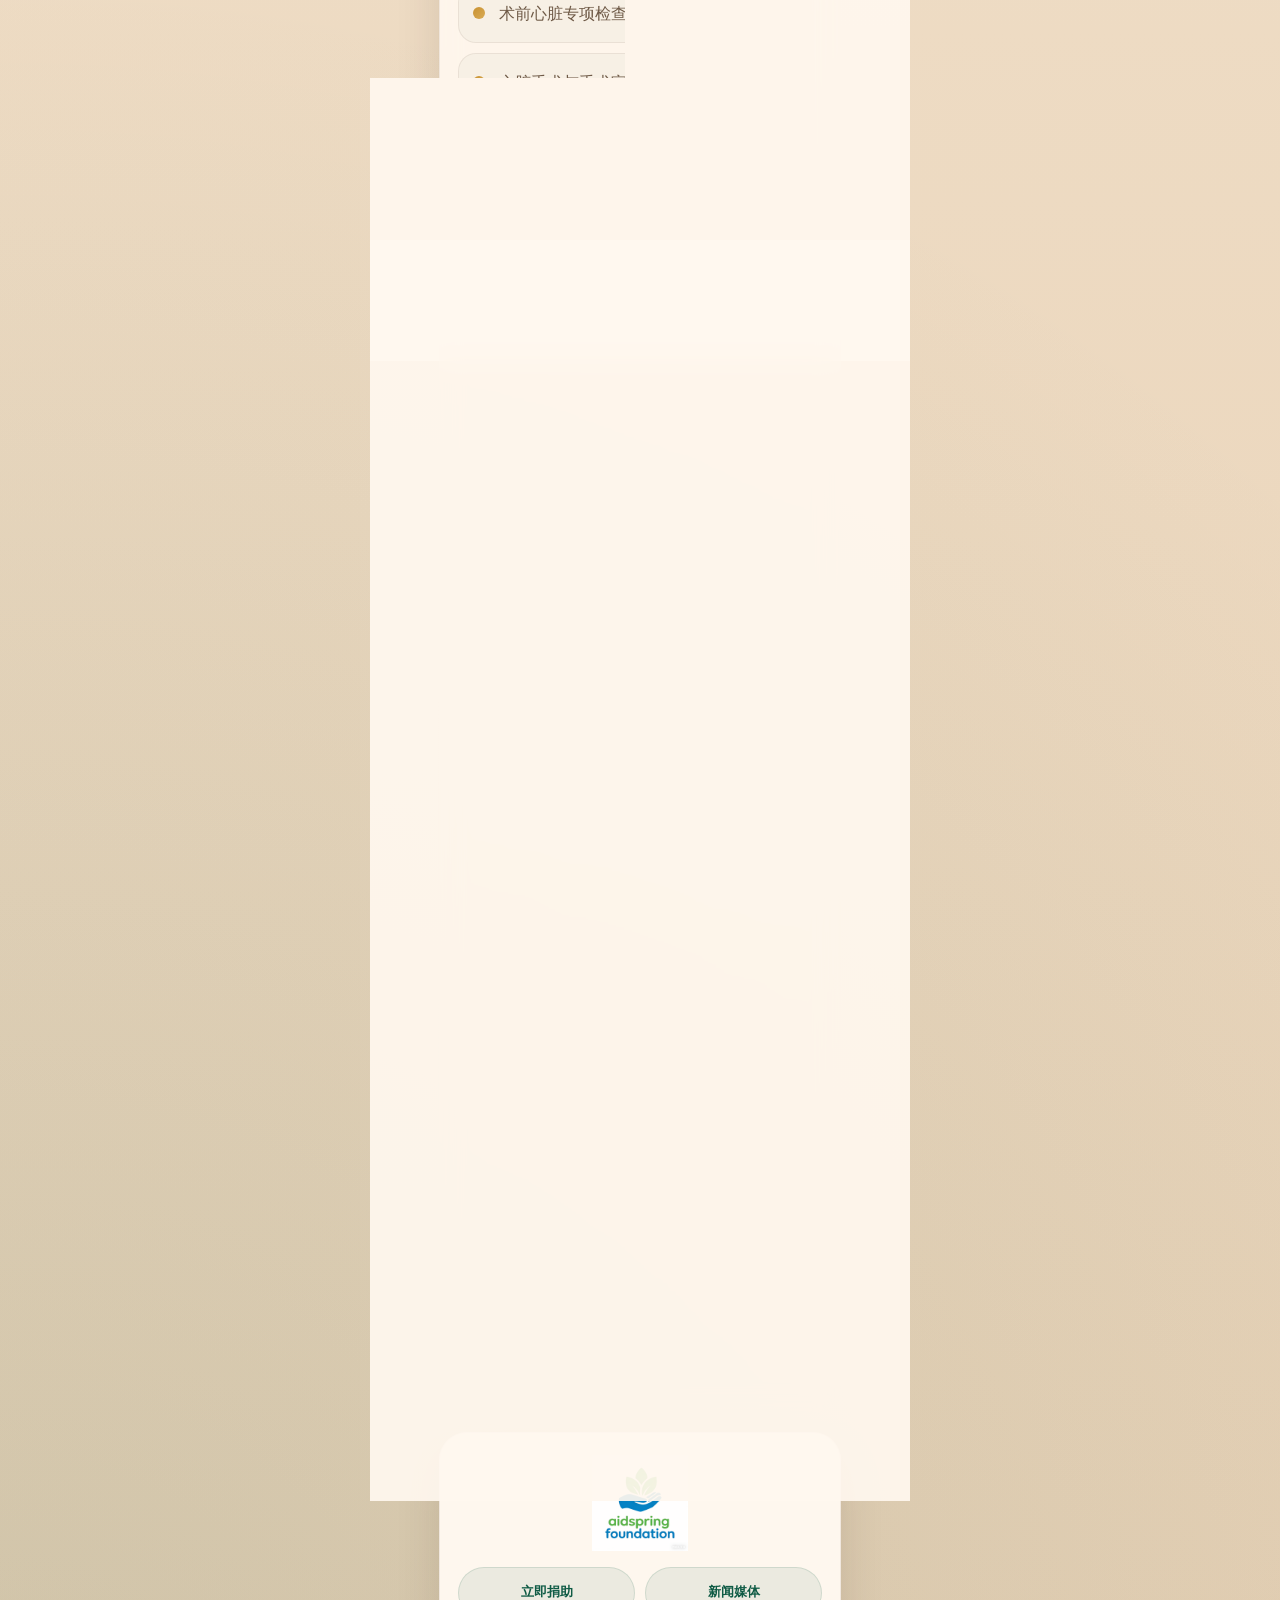
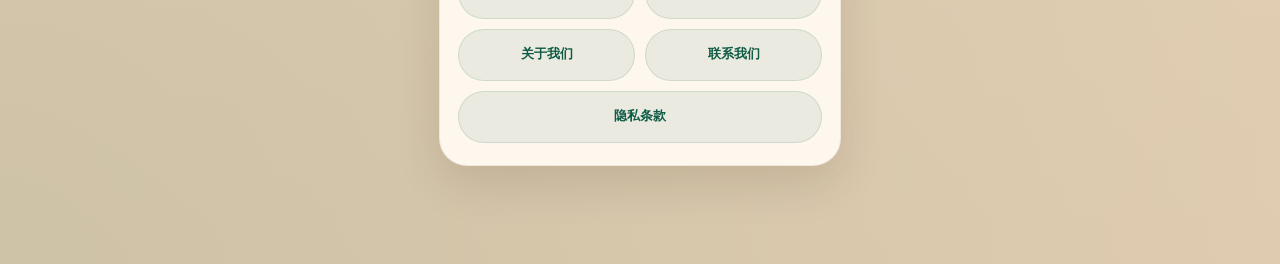
<file: project.html>
<!DOCTYPE html>
<html lang="zh-CN" dir="ltr">
  <head>
    <meta charset="UTF-8" />
    <meta
      name="viewport"
      content="width=device-width, initial-scale=1, viewport-fit=cover"
    />
    <title>项目详情 | 慈愈计划</title>
    <meta
      name="description"
      content="儿童医疗募捐项目详情页，包含病情说明、捐助记录、善款用途与近半年的项目更新。"
    />
    <link rel="stylesheet" href="./styles.css" />
  </head>
  <body>
    <div class="page-glow page-glow-top"></div>
    <div class="page-glow page-glow-bottom"></div>

    <div class="app-shell">
      <header class="topbar">
        <div class="brand">
          <span class="brand-mark">
            <img src="./慈善募捐网站logo设计.png" alt="AidSpring Foundation logo" />
          </span>
          <div>
            <h1>AidSpring Foundation</h1>
          </div>
        </div>
        <a class="ghost-link" href="./index.html">返回首页</a>
      </header>

      <main id="projectPage"></main>
    </div>

    <div class="sticky-bar">
      <div class="sticky-card">
        <div id="stickyInfo"></div>
        <a class="primary-btn" id="stickyDonate" href="./payment.html">立即伸出援手</a>
      </div>
    </div>

    <script src="./script.js"></script>
  </body>
</html>
</file>
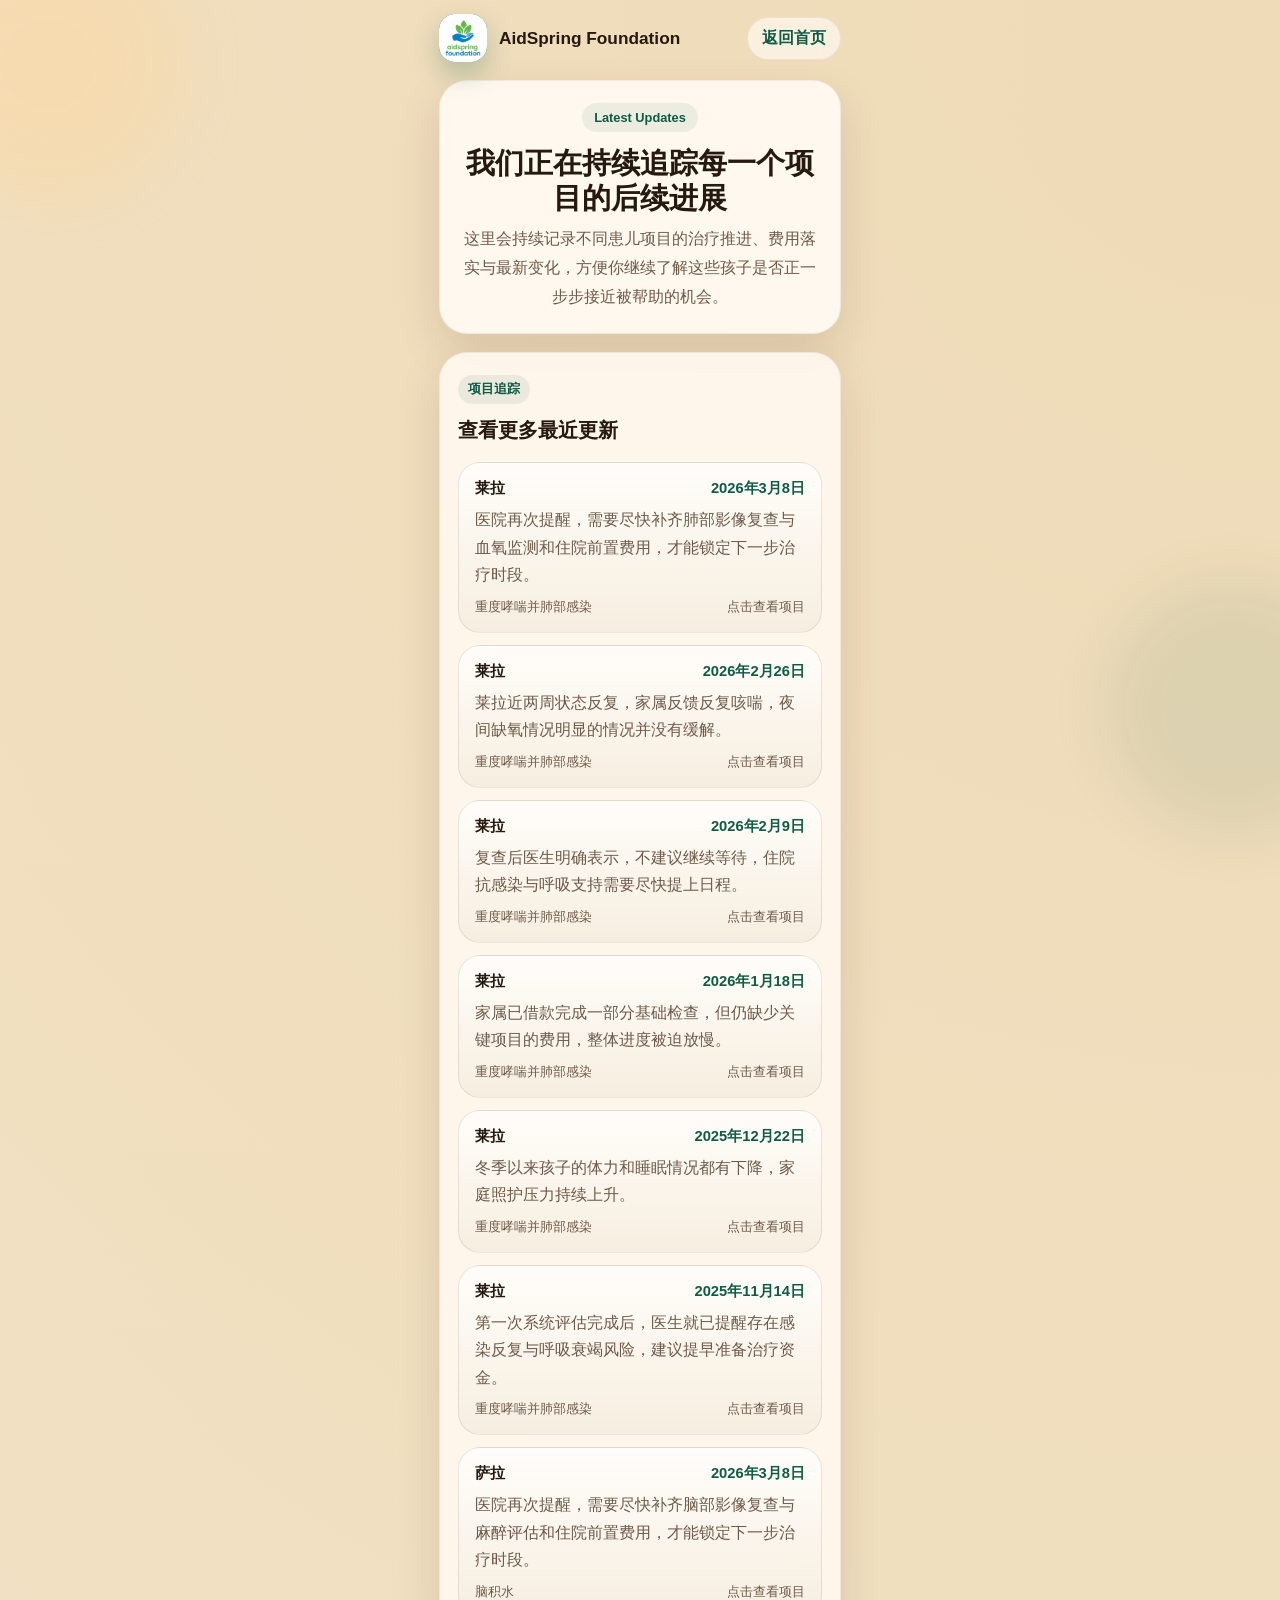
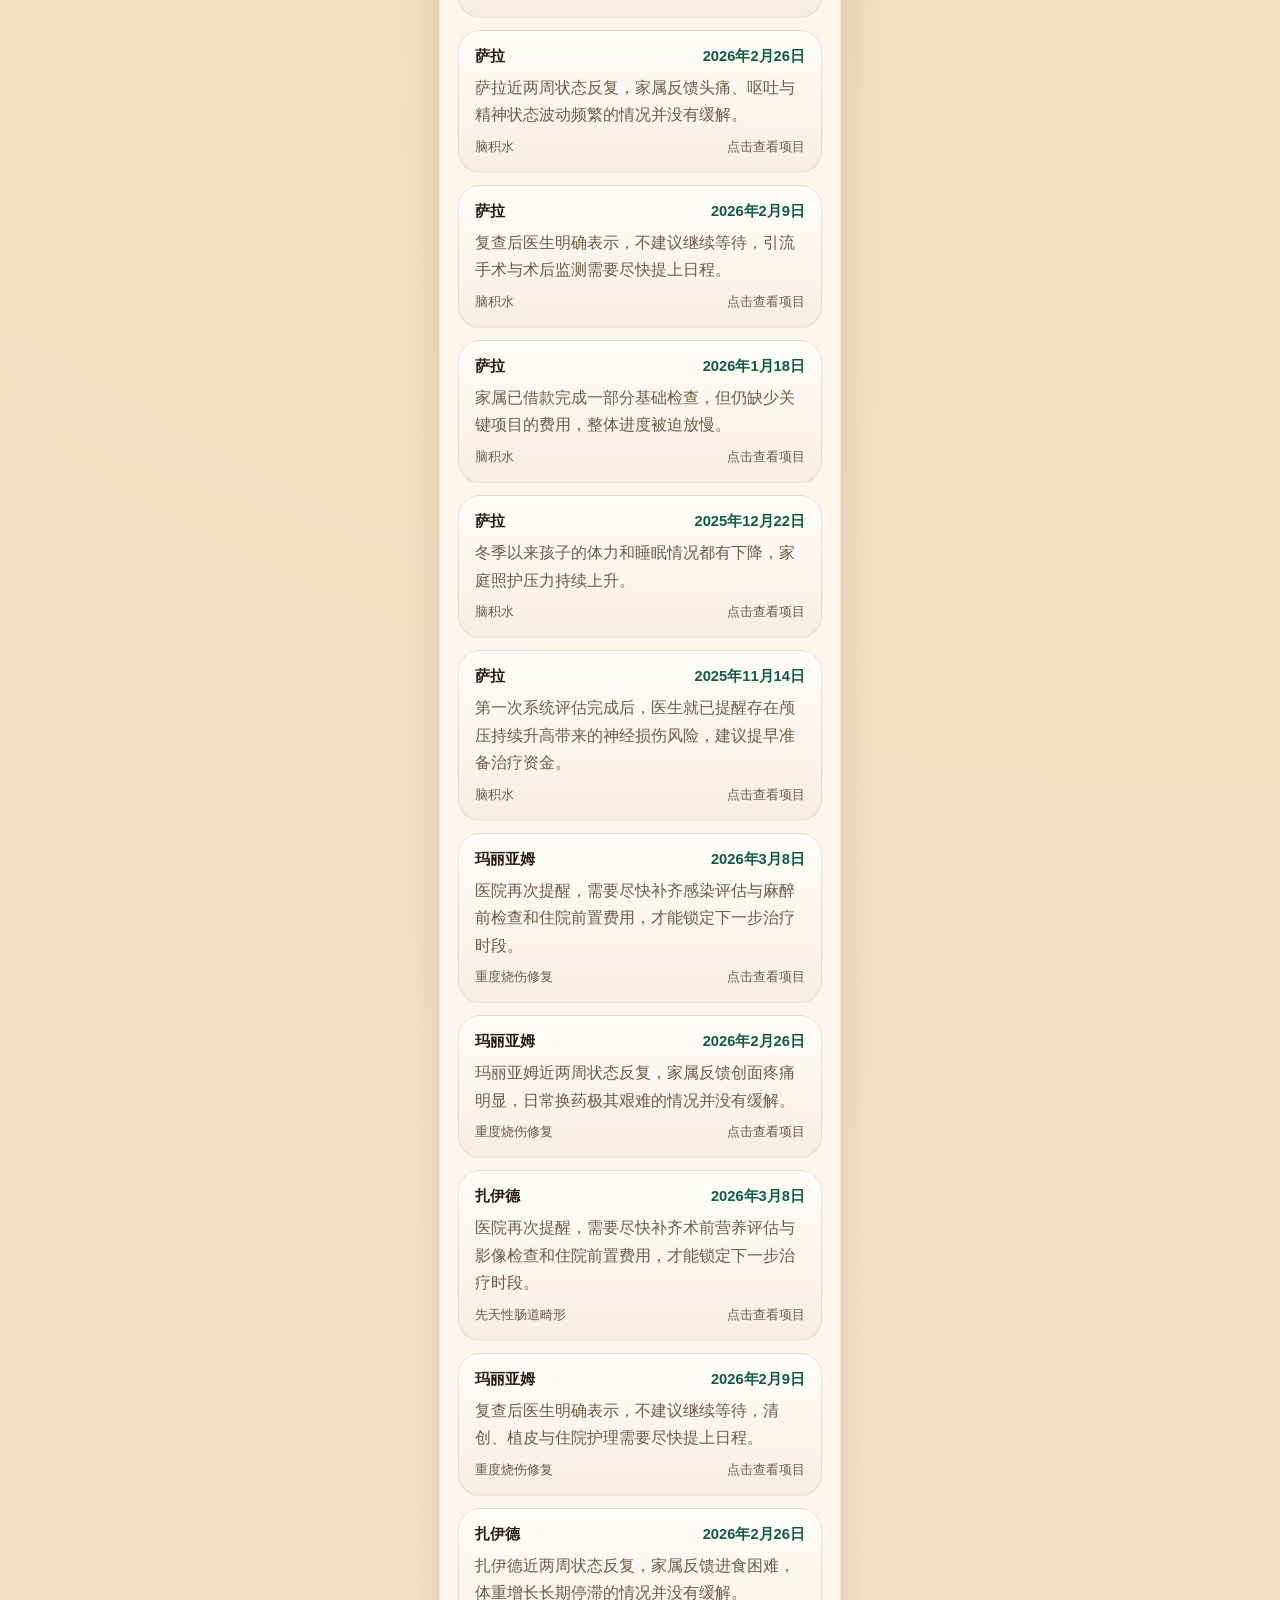
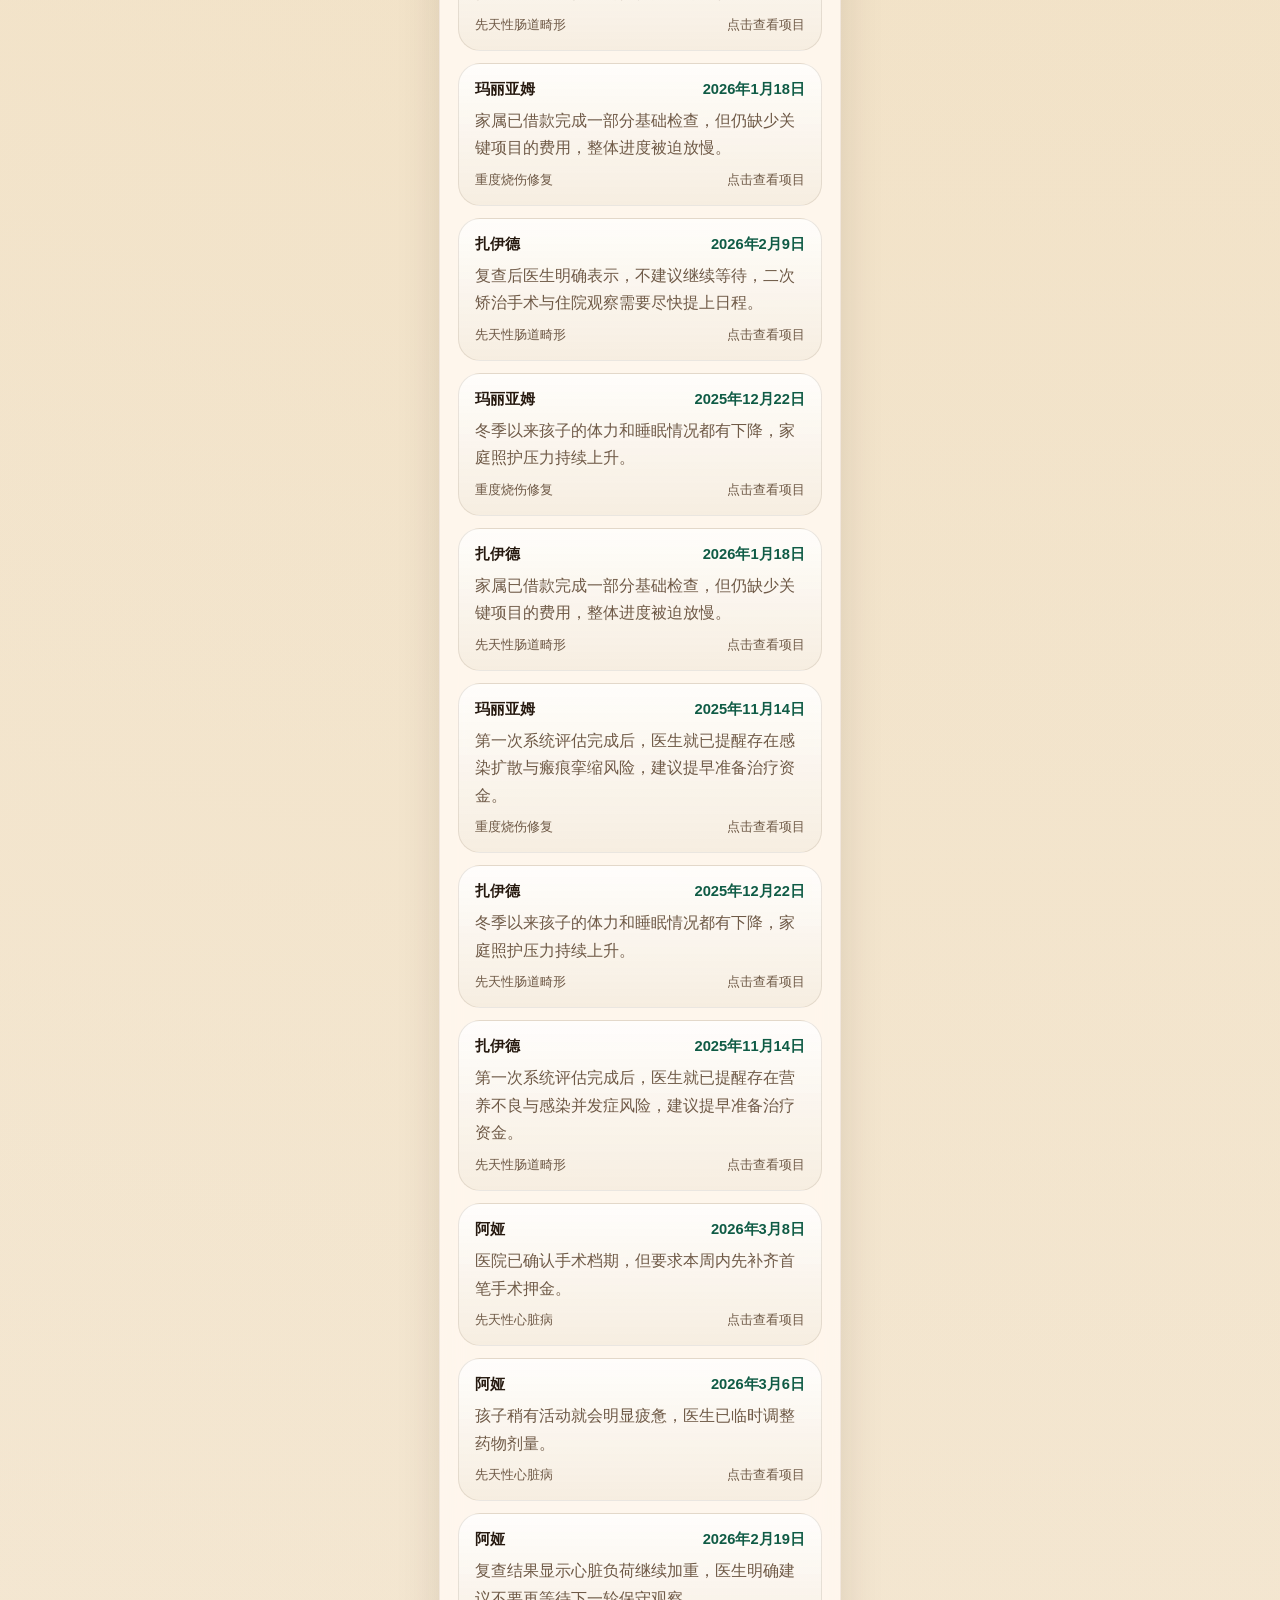
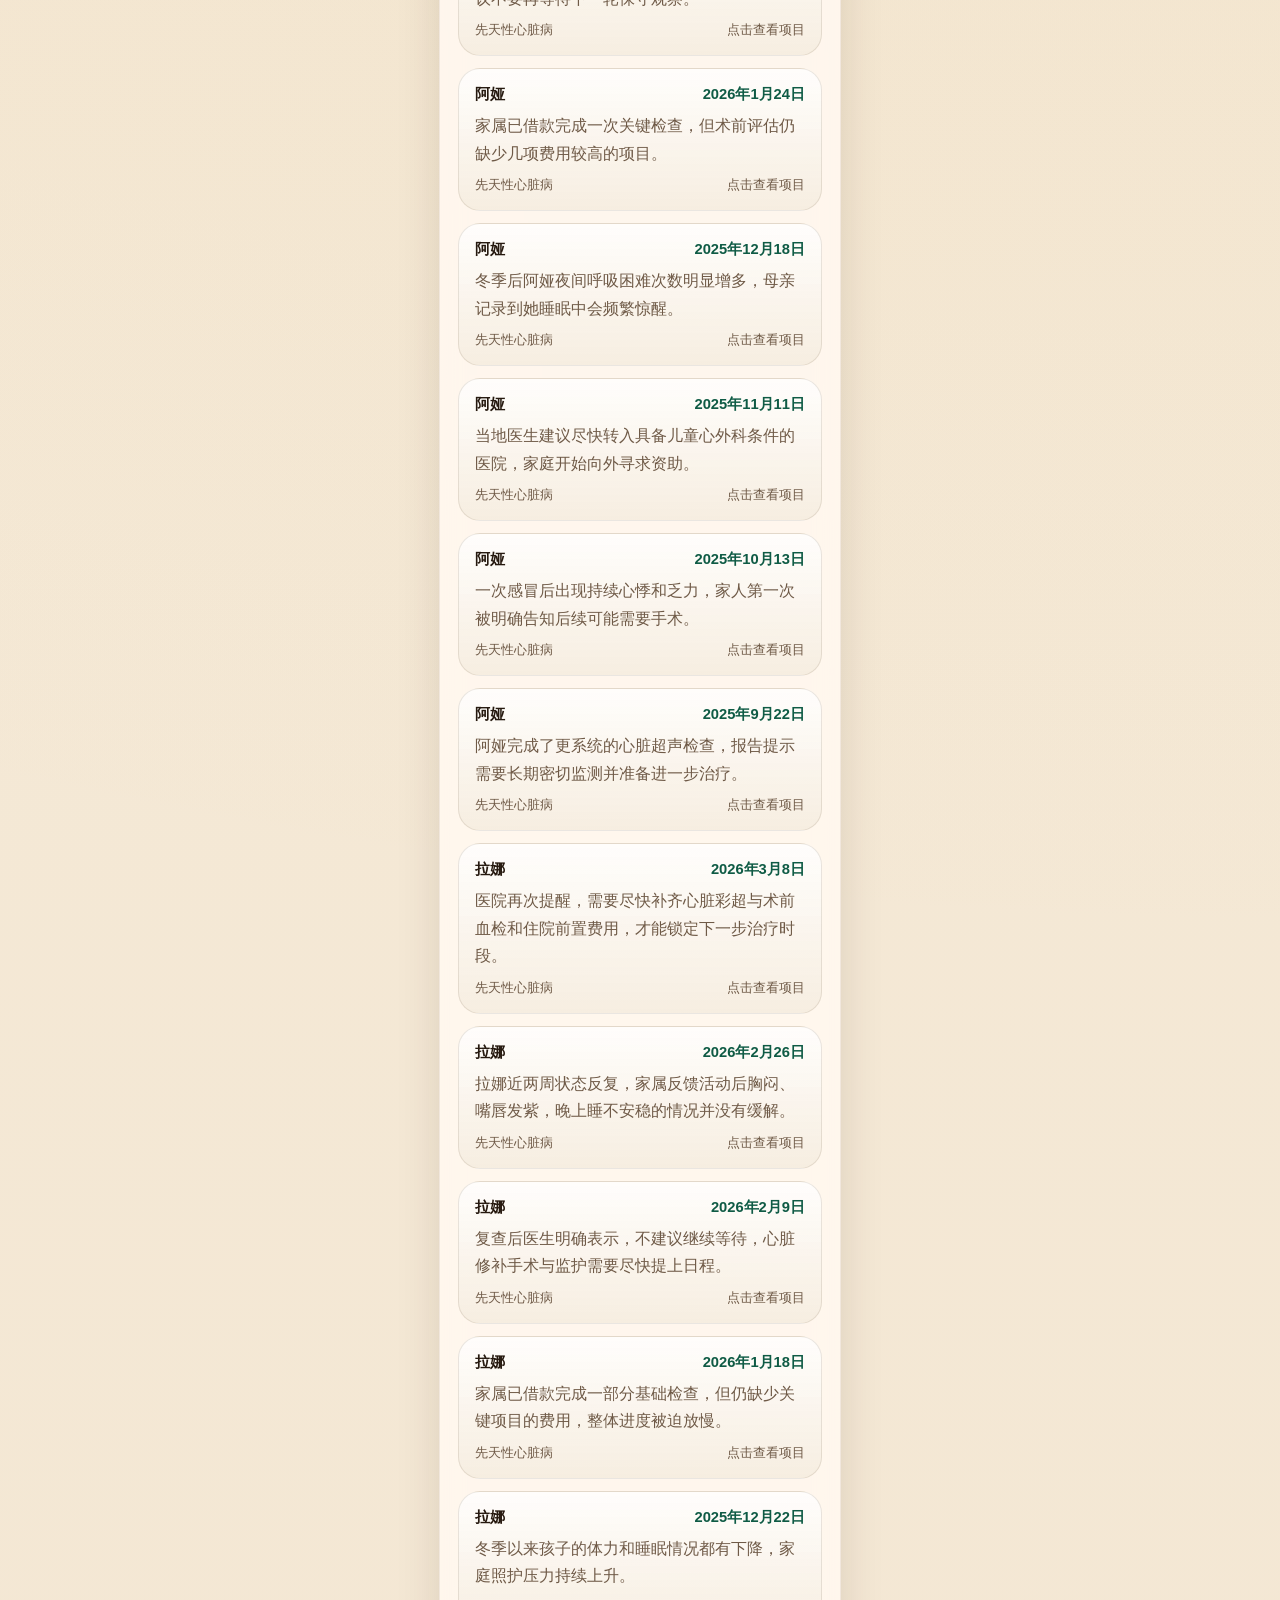
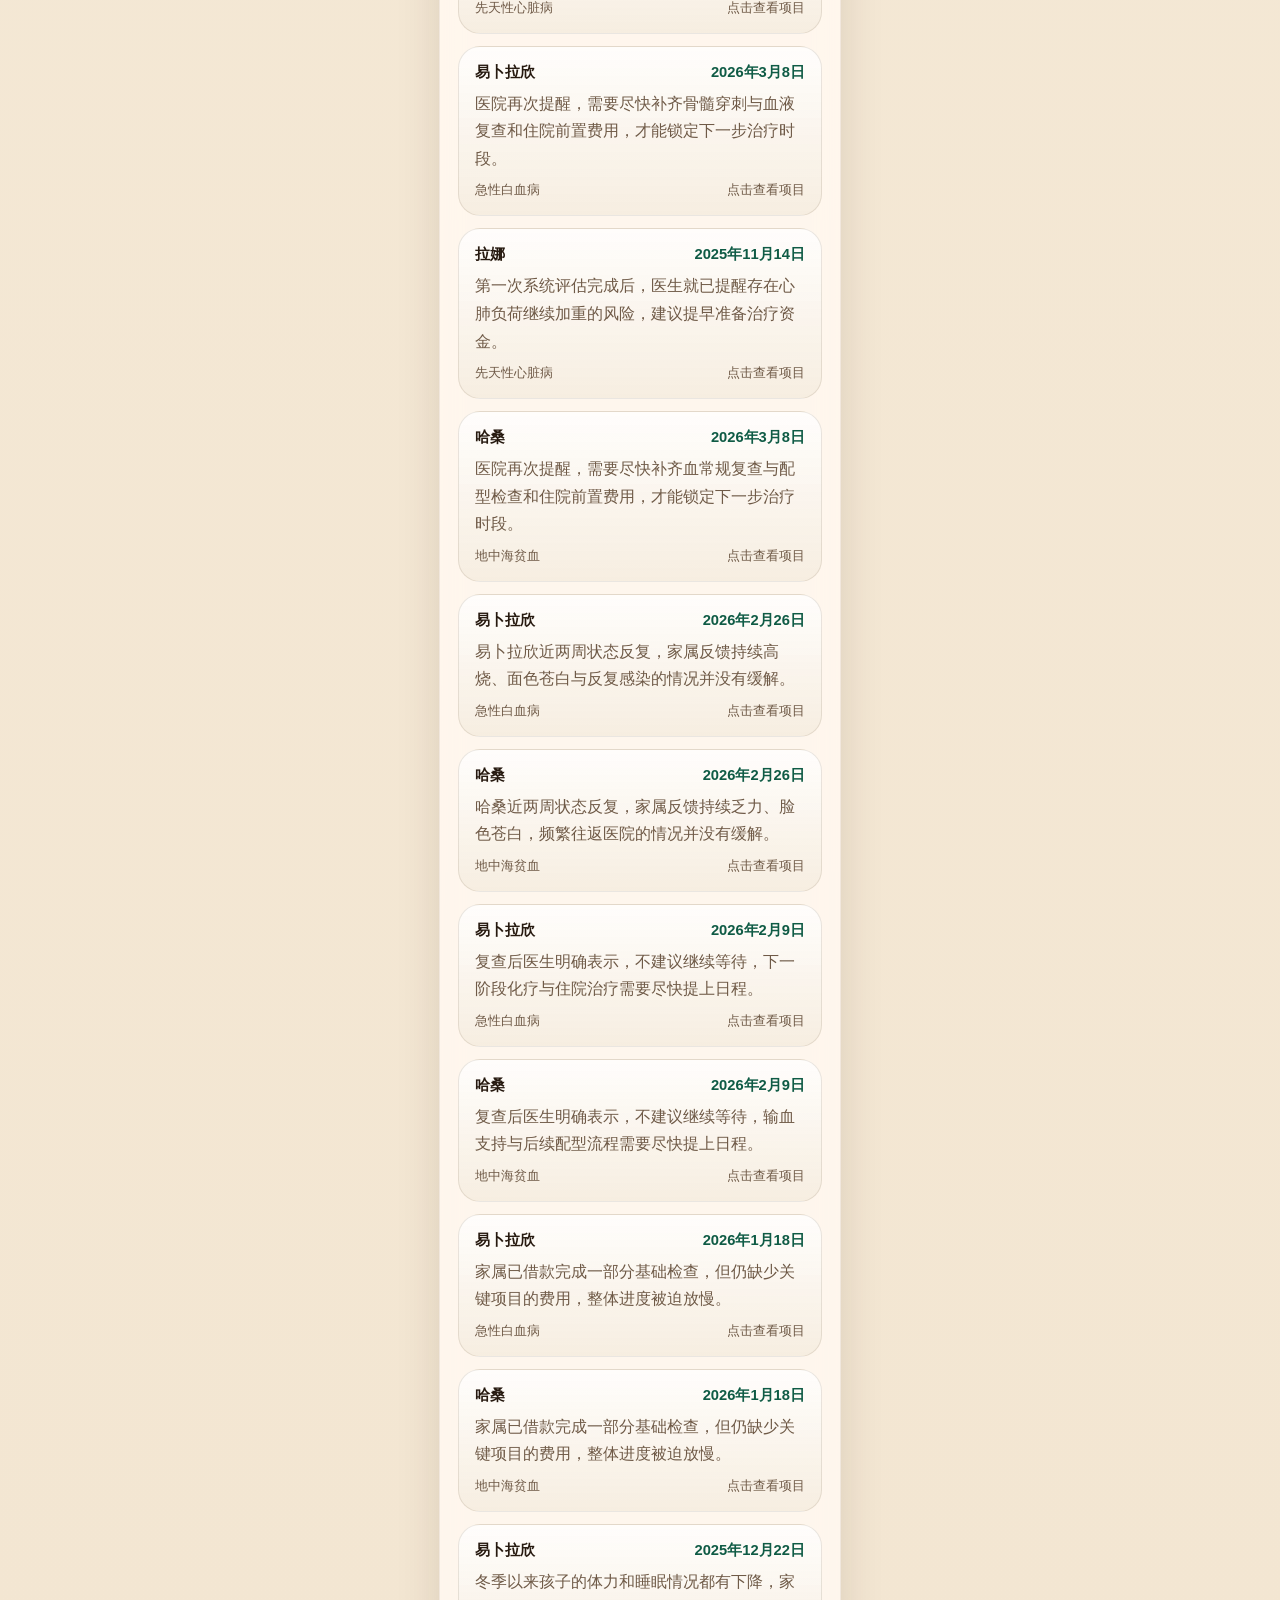
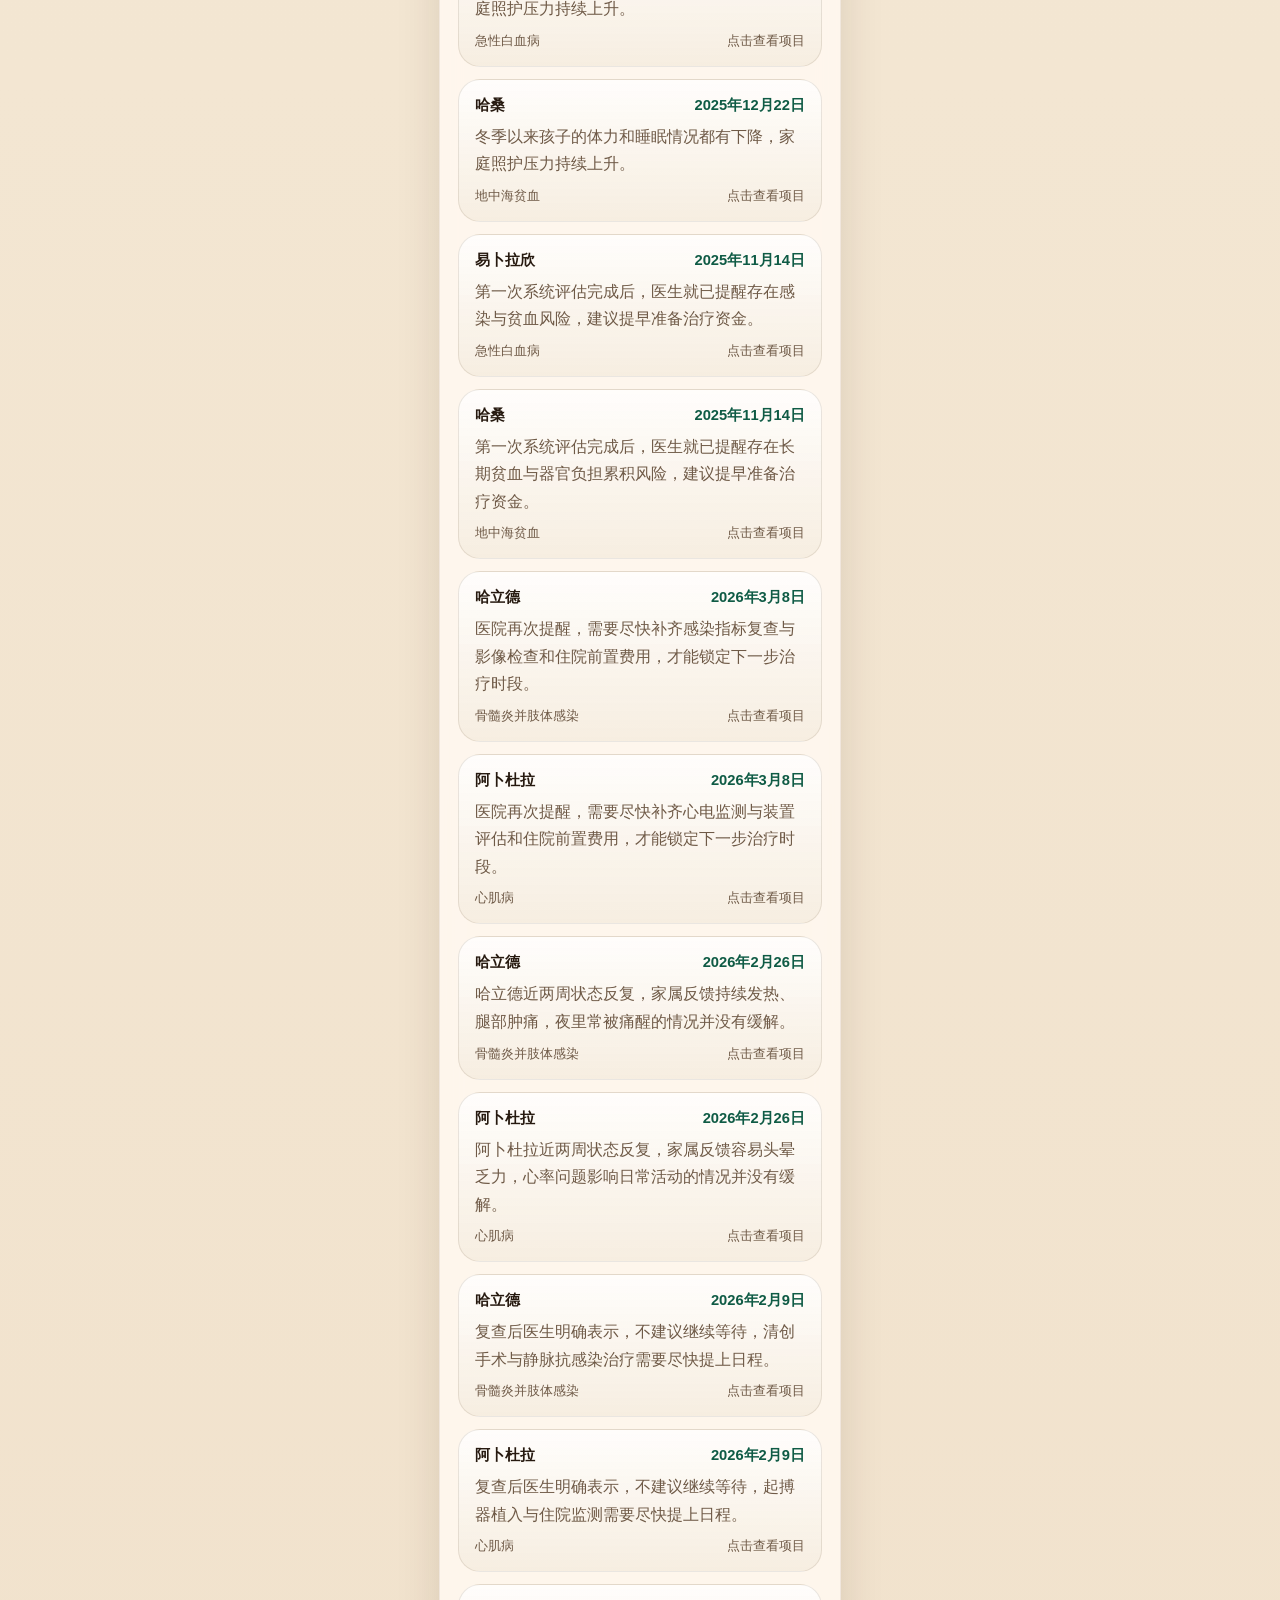
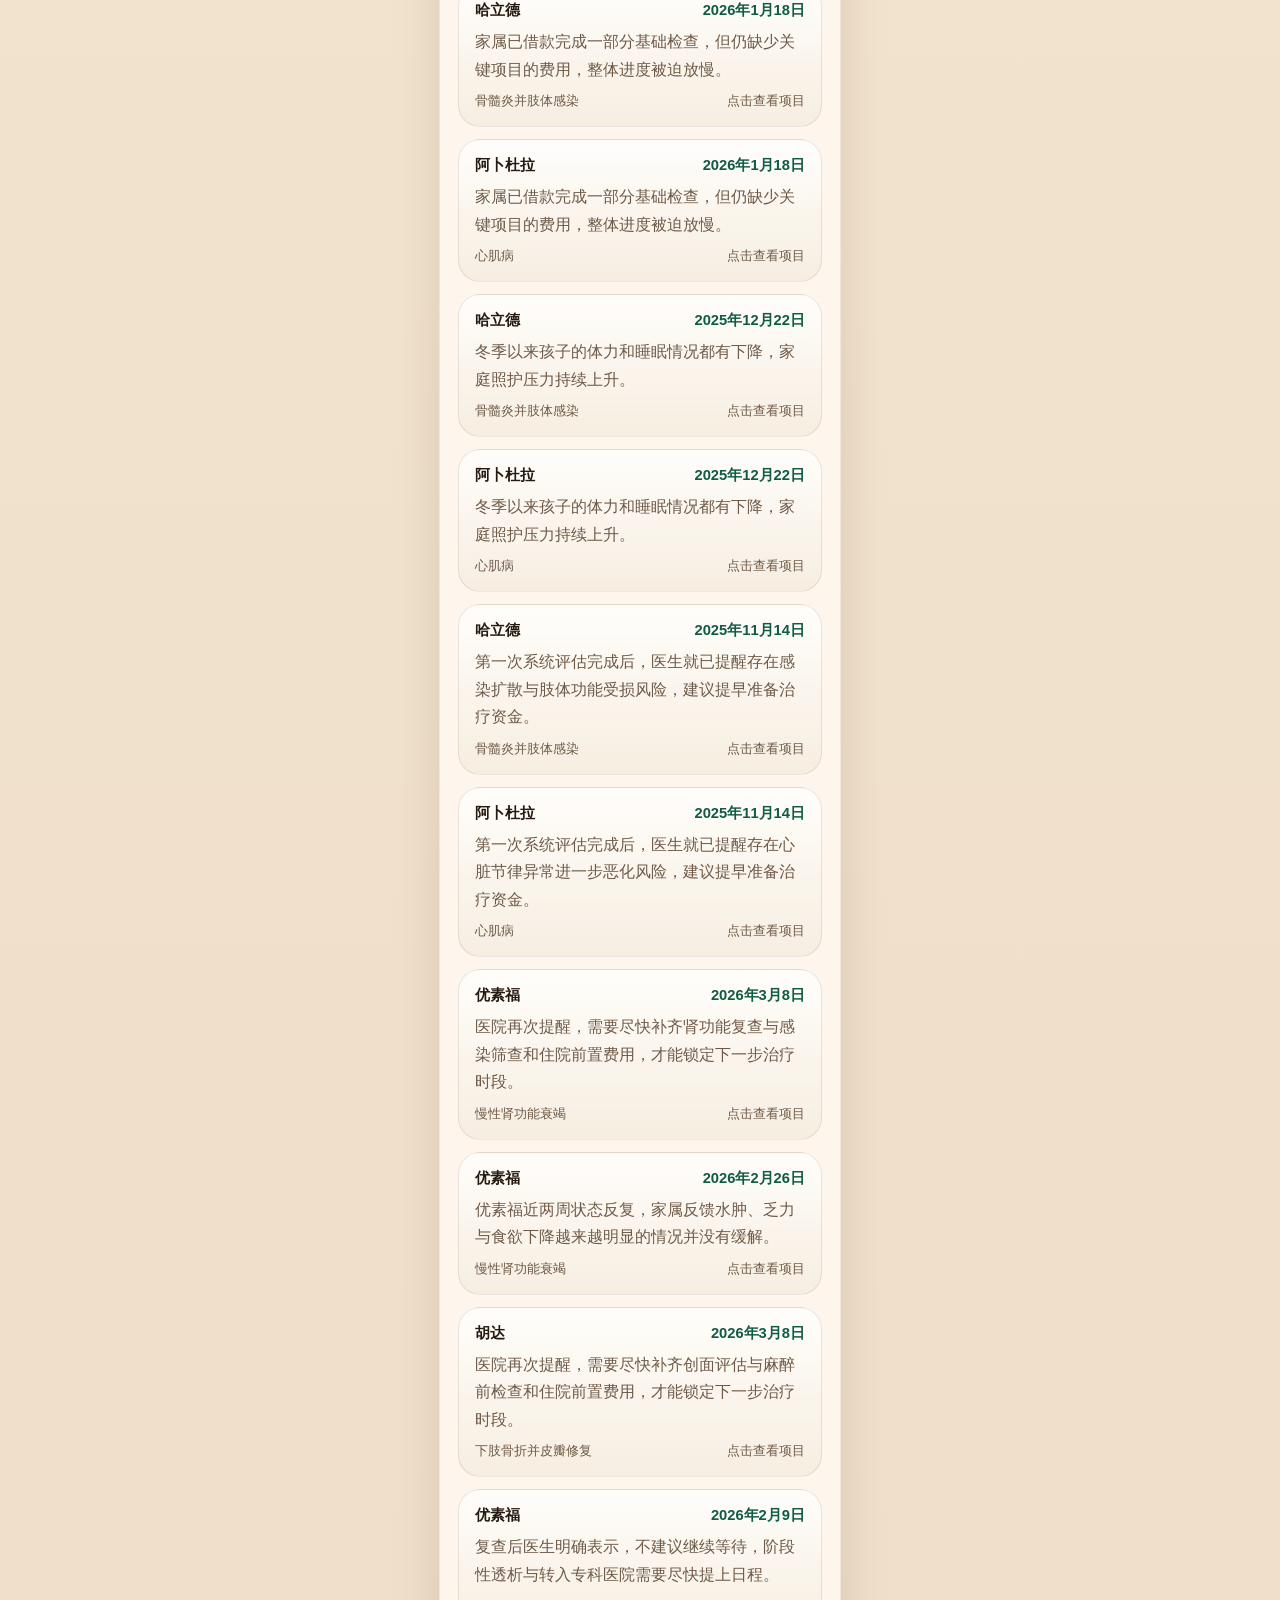
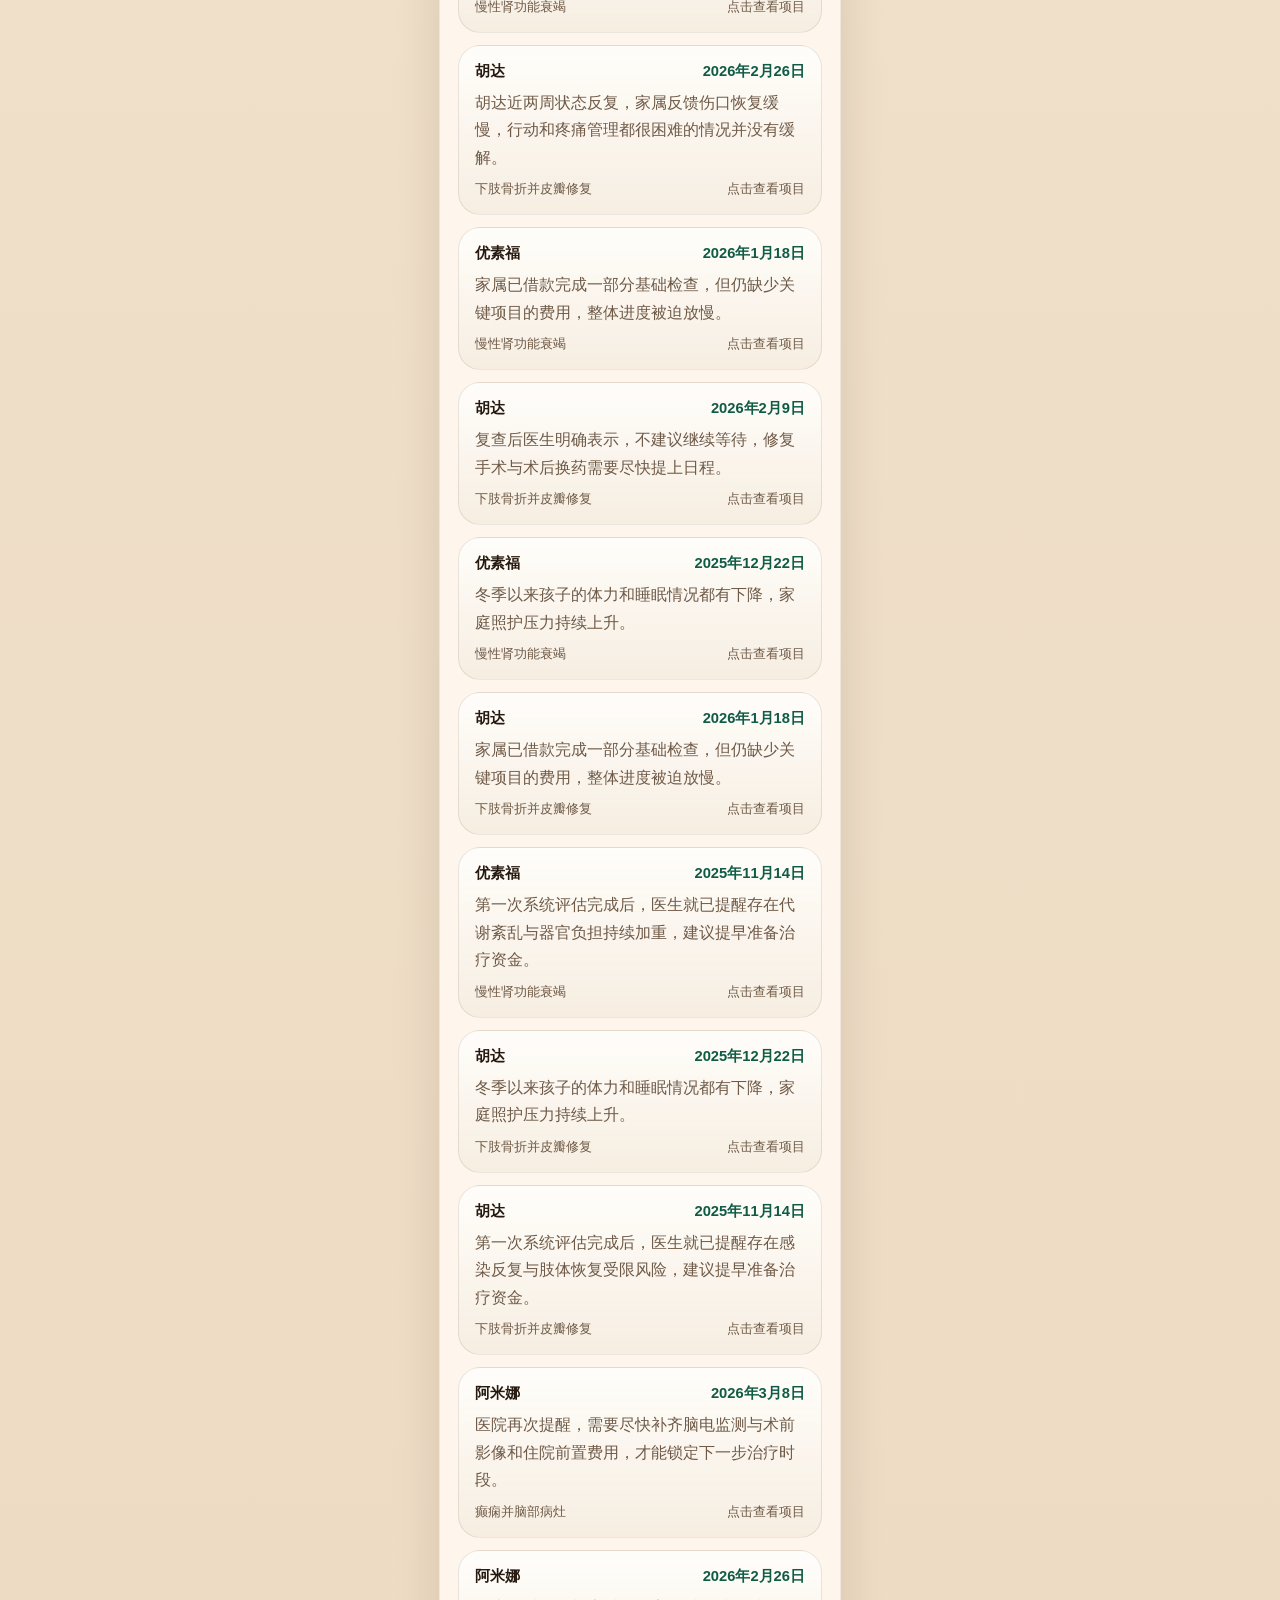
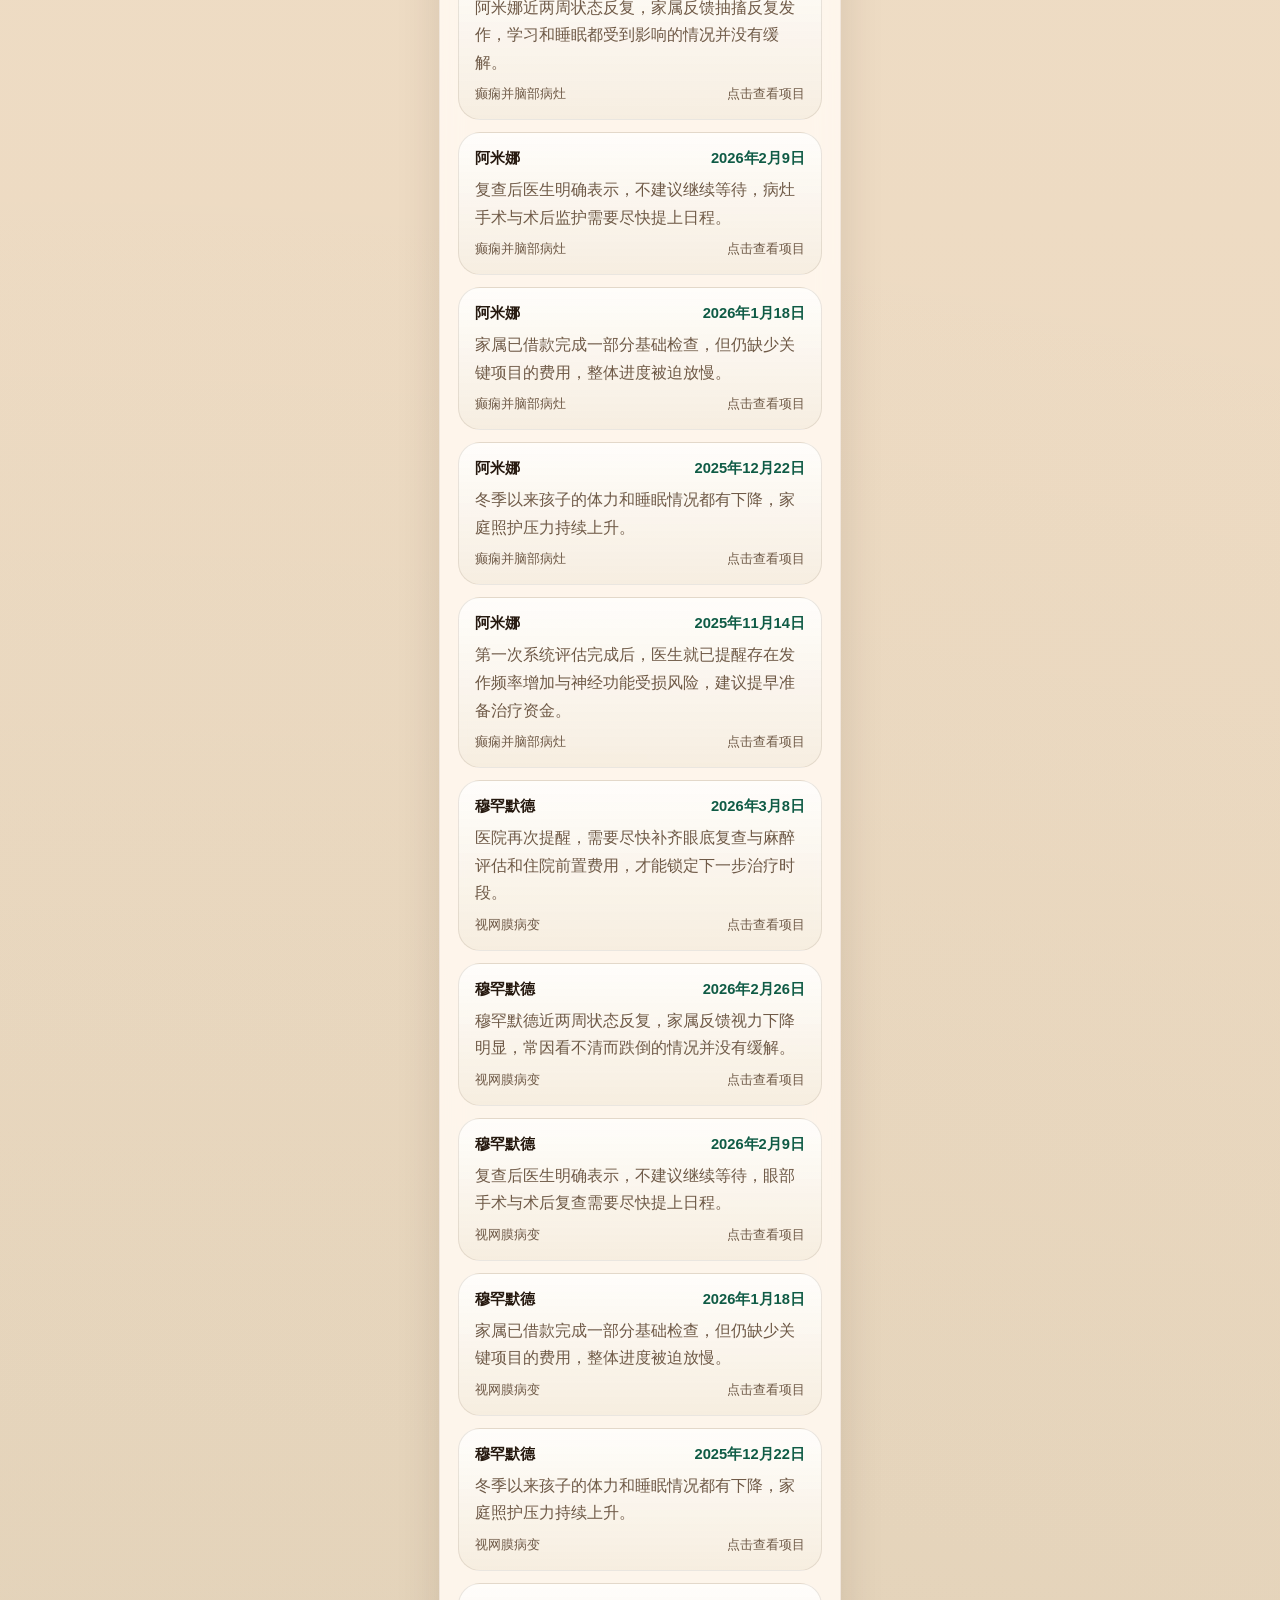
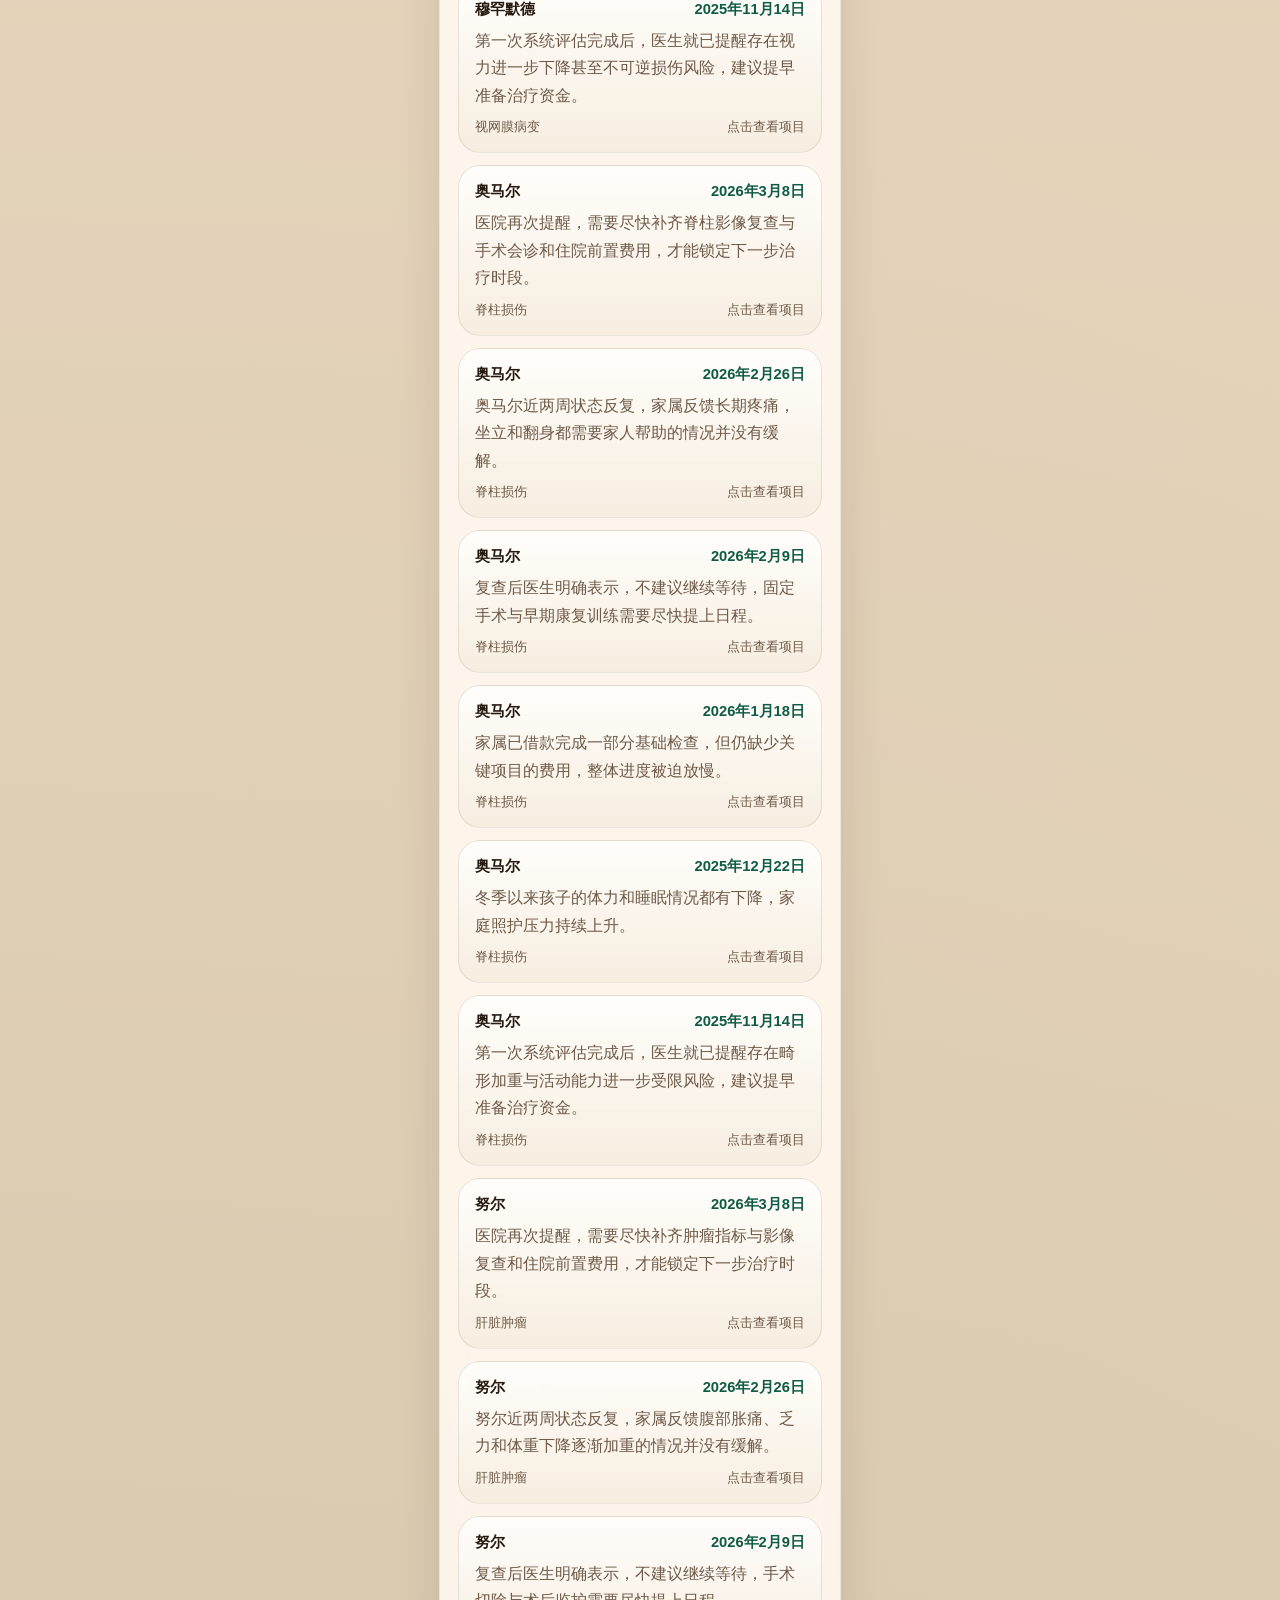
<file: updates.html>
<!DOCTYPE html>
<html lang="zh-CN" dir="ltr">
  <head>
    <meta charset="UTF-8" />
    <meta
      name="viewport"
      content="width=device-width, initial-scale=1, viewport-fit=cover"
    />
    <title>最近更新 | 慈愈计划</title>
    <meta
      name="description"
      content="查看慈愈计划全部项目的最近更新汇总。"
    />
    <link rel="stylesheet" href="./styles.css" />
  </head>
  <body>
    <div class="page-glow page-glow-top"></div>
    <div class="page-glow page-glow-bottom"></div>

    <div class="app-shell">
      <header class="topbar">
        <div class="brand">
          <span class="brand-mark">
            <img src="./慈善募捐网站logo设计.png" alt="AidSpring Foundation logo" />
          </span>
          <div>
            <h1>AidSpring Foundation</h1>
          </div>
        </div>
        <a class="ghost-link" href="./index.html">返回首页</a>
      </header>

      <main id="updatesPage"></main>
    </div>

    <script src="./script.js"></script>
  </body>
</html>
</file>
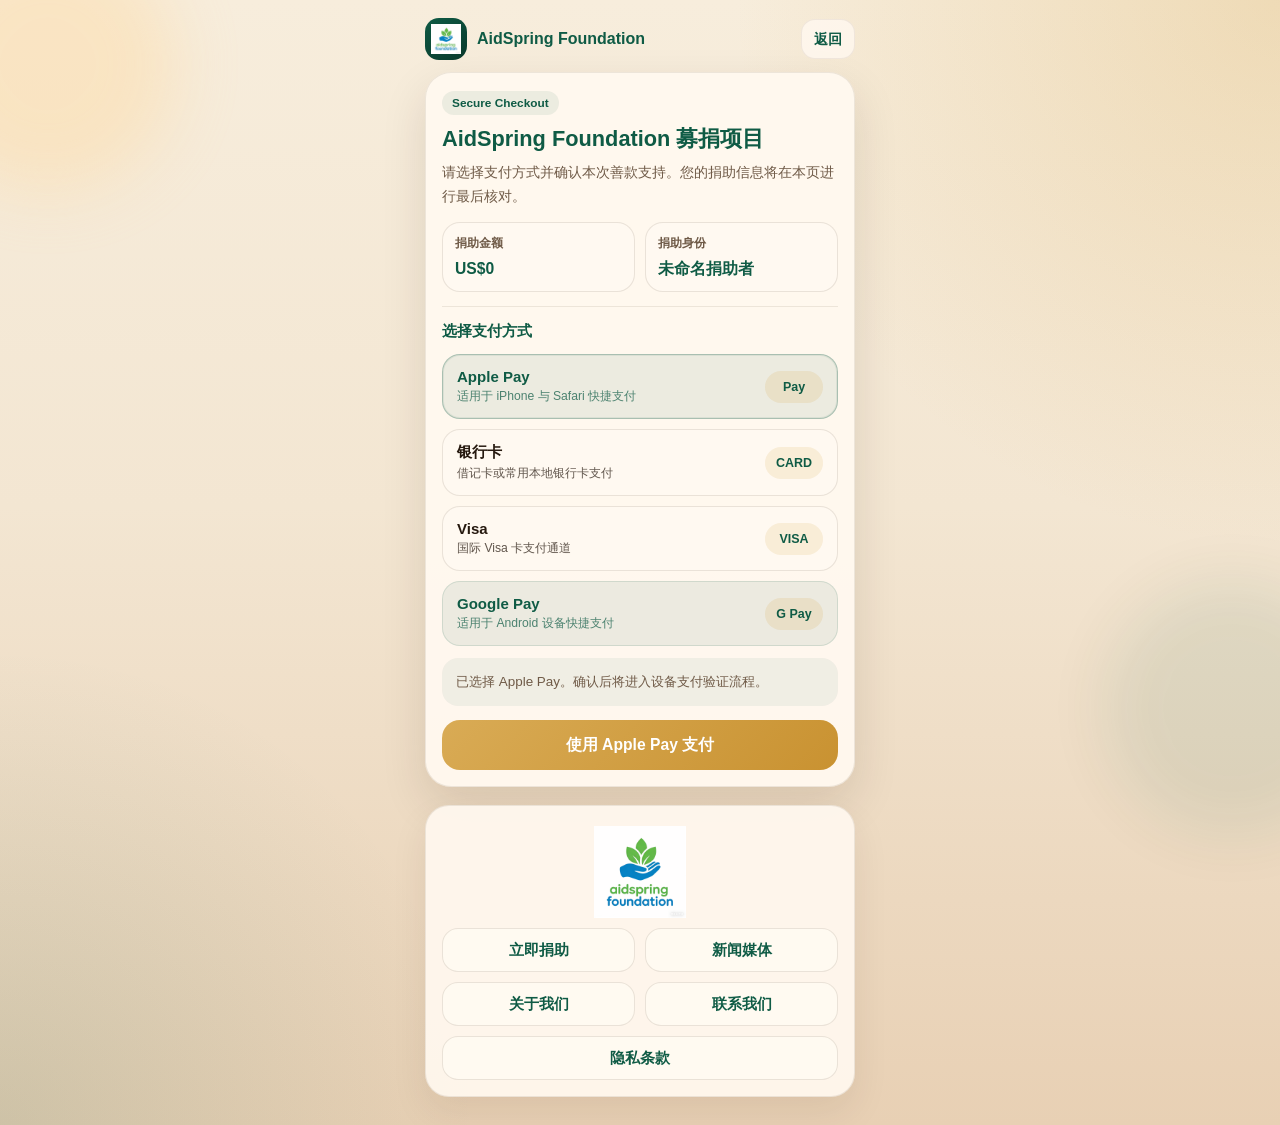
<file: website/checkout.html>
<!DOCTYPE html>
<html lang="zh-CN" dir="ltr">
  <head>
    <meta charset="UTF-8" />
    <meta
      name="viewport"
      content="width=device-width, initial-scale=1, viewport-fit=cover"
    />
    <title>选择支付方式 | AidSpring Foundation</title>
    <meta
      name="description"
      content="AidSpring Foundation 支付方式页面，支持 Apple Pay、银行卡、Visa 与 Google Pay。"
    />
    <style>
      :root {
        --bg: #f5ecde;
        --panel: rgba(255, 248, 239, 0.97);
        --panel-soft: #fff9f1;
        --text: #26190f;
        --muted: #6f5a47;
        --green: #0f5b45;
        --green-deep: #08382b;
        --gold: #d9ab55;
        --gold-strong: #c99231;
        --line: rgba(85, 59, 37, 0.12);
        --shadow: 0 18px 46px rgba(48, 25, 10, 0.12);
      }

      * {
        box-sizing: border-box;
      }

      body {
        margin: 0;
        min-height: 100vh;
        padding: 18px 14px 28px;
        font-family: -apple-system, BlinkMacSystemFont, "PingFang SC",
          "Hiragino Sans GB", "Microsoft YaHei", "Noto Sans SC",
          "Source Han Sans SC", sans-serif;
        color: var(--text);
        background:
          radial-gradient(circle at top right, rgba(217, 171, 85, 0.28), transparent 32%),
          radial-gradient(circle at bottom left, rgba(15, 91, 69, 0.12), transparent 28%),
          linear-gradient(180deg, #f7eddc 0%, #f3e6d2 45%, #e8d0b4 100%);
      }

      a {
        color: inherit;
      }

      .page-shell {
        width: min(100%, 430px);
        margin: 0 auto;
      }

      .page-glow {
        position: fixed;
        width: 16rem;
        height: 16rem;
        border-radius: 50%;
        filter: blur(32px);
        opacity: 0.45;
        pointer-events: none;
        z-index: 0;
      }

      .page-glow-top {
        top: -4rem;
        left: -5rem;
        background: rgba(255, 215, 153, 0.8);
      }

      .page-glow-bottom {
        right: -5rem;
        bottom: 4rem;
        background: rgba(15, 91, 69, 0.18);
      }

      .topbar {
        display: flex;
        align-items: center;
        justify-content: space-between;
        gap: 12px;
        margin-bottom: 12px;
      }

      .brand {
        display: flex;
        align-items: center;
        gap: 10px;
      }

      .brand-mark {
        width: 42px;
        height: 42px;
        padding: 6px;
        border-radius: 14px;
        background: linear-gradient(145deg, var(--green) 0%, var(--green-deep) 100%);
      }

      .brand-mark img {
        width: 100%;
        height: 100%;
        object-fit: contain;
      }

      .brand h1 {
        margin: 0;
        font-size: 1rem;
        line-height: 1.2;
        color: var(--green);
      }

      .topbar-link {
        display: inline-flex;
        align-items: center;
        justify-content: center;
        min-width: 42px;
        min-height: 40px;
        padding: 0 12px;
        border-radius: 14px;
        background: rgba(255, 248, 239, 0.82);
        border: 1px solid rgba(85, 59, 37, 0.08);
        text-decoration: none;
        font-weight: 700;
        font-size: 0.9rem;
        color: var(--green);
      }

      .payment-card {
        padding: 18px 16px 16px;
        border-radius: 26px;
        background: var(--panel);
        border: 1px solid rgba(85, 59, 37, 0.1);
        box-shadow: var(--shadow);
      }

      .payment-kicker {
        display: inline-flex;
        align-items: center;
        padding: 5px 10px;
        border-radius: 999px;
        background: rgba(15, 91, 69, 0.08);
        color: var(--green);
        font-size: 0.74rem;
        font-weight: 800;
      }

      .payment-card h2 {
        margin: 10px 0 8px;
        font-size: 1.36rem;
        line-height: 1.28;
        color: var(--green);
      }

      .payment-card p {
        margin: 0;
        color: var(--muted);
        font-size: 0.88rem;
        line-height: 1.68;
      }

      .summary-panel {
        display: grid;
        grid-template-columns: 1fr 1fr;
        gap: 10px;
        margin-top: 14px;
      }

      .summary-box {
        padding: 12px;
        border-radius: 18px;
        background: var(--panel-soft);
        border: 1px solid var(--line);
      }

      .summary-box span {
        display: block;
        margin-bottom: 6px;
        color: var(--muted);
        font-size: 0.76rem;
        font-weight: 700;
      }

      .summary-box strong {
        display: block;
        color: var(--green);
        font-size: 0.98rem;
        line-height: 1.35;
      }

      .payment-section {
        margin-top: 14px;
        padding-top: 14px;
        border-top: 1px solid rgba(85, 59, 37, 0.1);
      }

      .payment-section h3 {
        margin: 0 0 12px;
        font-size: 0.96rem;
        color: var(--green);
      }

      .method-grid {
        display: grid;
        gap: 10px;
      }

      .method-option {
        position: relative;
      }

      .method-option input {
        position: absolute;
        opacity: 0;
        inset: 0;
      }

      .method-card {
        display: flex;
        align-items: center;
        justify-content: space-between;
        gap: 14px;
        min-height: 58px;
        padding: 13px 14px;
        border-radius: 18px;
        border: 1.5px solid var(--line);
        background: var(--panel-soft);
        transition: 0.18s ease;
      }

      .method-card-dark {
        background: rgba(15, 91, 69, 0.08);
        color: var(--green);
        border-color: rgba(15, 91, 69, 0.12);
      }

      .method-meta strong {
        display: block;
        font-size: 0.94rem;
      }

      .method-meta span {
        display: block;
        margin-top: 3px;
        color: inherit;
        opacity: 0.72;
        font-size: 0.76rem;
      }

      .method-badge {
        display: inline-flex;
        align-items: center;
        justify-content: center;
        min-width: 58px;
        min-height: 32px;
        padding: 0 10px;
        border-radius: 999px;
        background: rgba(217, 171, 85, 0.16);
        color: var(--green);
        font-size: 0.78rem;
        font-weight: 800;
      }

      .method-card-dark .method-badge {
        background: rgba(217, 171, 85, 0.18);
        color: var(--green);
      }

      .method-option input:checked + .method-card {
        border-color: rgba(15, 91, 69, 0.3);
        box-shadow: inset 0 0 0 1px rgba(15, 91, 69, 0.08);
      }

      .field-grid {
        display: grid;
        gap: 10px;
        margin-top: 12px;
        grid-column: 1 / -1;
      }

      .field-input {
        width: 100%;
        min-height: 48px;
        padding: 14px 16px;
        border: 1.5px solid var(--line);
        border-radius: 16px;
        background: #fff;
        color: var(--text);
        font: inherit;
        outline: none;
      }

      .field-input:focus {
        border-color: rgba(15, 91, 69, 0.3);
        box-shadow: 0 0 0 3px rgba(15, 91, 69, 0.08);
      }

      .helper-box {
        margin-top: 12px;
        padding: 13px 14px;
        border-radius: 16px;
        background: rgba(15, 91, 69, 0.06);
        color: var(--muted);
        font-size: 0.84rem;
        line-height: 1.65;
      }

      .cta-btn {
        width: 100%;
        min-height: 50px;
        margin-top: 14px;
        border: 0;
        border-radius: 18px;
        background: linear-gradient(135deg, var(--gold), var(--gold-strong));
        color: #fff;
        font-size: 0.98rem;
        font-weight: 900;
      }

      .result-box {
        display: none;
        margin-top: 12px;
        padding: 13px 14px;
        border-radius: 16px;
        background: #eef8f1;
        color: #0b5a3b;
        font-size: 0.84rem;
        line-height: 1.65;
      }

      .result-box.is-visible {
        display: block;
      }

      .site-footer-nav {
        margin-top: 18px;
        padding: 20px 16px 16px;
        border-radius: 24px;
        background: rgba(255, 248, 239, 0.92);
        border: 1px solid rgba(85, 59, 37, 0.1);
        box-shadow: 0 16px 36px rgba(48, 25, 10, 0.08);
      }

      .site-footer-logo {
        display: block;
        width: 92px;
        height: 92px;
        margin: 0 auto 10px;
        object-fit: contain;
      }

      .site-footer-grid {
        display: grid;
        grid-template-columns: repeat(2, minmax(0, 1fr));
        gap: 10px;
      }

      .site-footer-btn {
        display: inline-flex;
        align-items: center;
        justify-content: center;
        min-height: 44px;
        padding: 0 12px;
        border-radius: 16px;
        border: 1px solid rgba(85, 59, 37, 0.12);
        background: rgba(255, 250, 242, 0.95);
        color: var(--green);
        text-decoration: none;
        font-size: 0.92rem;
        font-weight: 700;
      }

      .site-footer-btn:last-child:nth-child(odd) {
        grid-column: 1 / -1;
      }

      @media (max-width: 360px) {
        .summary-panel,
        .site-footer-grid {
          grid-template-columns: 1fr;
        }
      }
    </style>
  </head>
  <body>
    <div class="page-glow page-glow-top"></div>
    <div class="page-glow page-glow-bottom"></div>
    <main class="page-shell">
      <header class="topbar">
        <div class="brand">
          <span class="brand-mark">
            <img src="./慈善募捐网站logo设计.png" alt="AidSpring Foundation logo" />
          </span>
          <h1>AidSpring Foundation</h1>
        </div>
        <a class="topbar-link" id="backToForm" href="./payment.html">返回</a>
      </header>

      <section class="payment-card">
        <span class="payment-kicker">Secure Checkout</span>
        <h2 id="checkoutProjectName">正在读取支付项目</h2>
        <p>请选择支付方式并确认本次善款支持。您的捐助信息将在本页进行最后核对。</p>

        <div class="summary-panel">
          <div class="summary-box">
            <span>捐助金额</span>
            <strong id="checkoutAmount">US$0</strong>
          </div>
          <div class="summary-box">
            <span>捐助身份</span>
            <strong id="donorIdentity">正在读取</strong>
          </div>
        </div>

        <div class="payment-section">
          <h3>选择支付方式</h3>
          <form id="checkoutForm">
            <div class="method-grid">
              <label class="method-option">
                <input type="radio" name="paymentMethod" value="Apple Pay" checked />
                <span class="method-card method-card-dark">
                  <span class="method-meta">
                    <strong>Apple Pay</strong>
                    <span>适用于 iPhone 与 Safari 快捷支付</span>
                  </span>
                  <span class="method-badge">Pay</span>
                </span>
              </label>

              <label class="method-option">
                <input type="radio" name="paymentMethod" value="银行卡" />
                <span class="method-card">
                  <span class="method-meta">
                    <strong>银行卡</strong>
                    <span>借记卡或常用本地银行卡支付</span>
                  </span>
                  <span class="method-badge">CARD</span>
                </span>
              </label>

              <label class="method-option">
                <input type="radio" name="paymentMethod" value="Visa" />
                <span class="method-card">
                  <span class="method-meta">
                    <strong>Visa</strong>
                    <span>国际 Visa 卡支付通道</span>
                  </span>
                  <span class="method-badge">VISA</span>
                </span>
              </label>

              <label class="method-option">
                <input type="radio" name="paymentMethod" value="Google Pay" />
                <span class="method-card method-card-dark">
                  <span class="method-meta">
                    <strong>Google Pay</strong>
                    <span>适用于 Android 设备快捷支付</span>
                  </span>
                  <span class="method-badge">G Pay</span>
                </span>
              </label>
            </div>

            <div class="field-grid" id="cardFields">
              <input class="field-input" id="cardHolder" type="text" placeholder="持卡人姓名" />
              <input class="field-input" id="cardNumber" type="text" inputmode="numeric" placeholder="银行卡号 / Visa 卡号" />
              <input class="field-input" id="cardExpiry" type="text" placeholder="有效期 MM/YY" />
              <input class="field-input" id="cardCvc" type="text" inputmode="numeric" placeholder="安全码 CVV" />
            </div>
            <div class="helper-box" id="paymentHelper">
              已选择 Apple Pay。确认后将进入设备支付验证流程。
            </div>

            <button class="cta-btn" id="payButton" type="submit">使用 Apple Pay 支付</button>
            <div class="result-box" id="resultBox"></div>
          </form>
        </div>
      </section>

      <section class="site-footer-nav">
        <img class="site-footer-logo" src="./慈善募捐网站logo设计.png" alt="AidSpring Foundation logo" />
        <div class="site-footer-grid">
          <a class="site-footer-btn" href="./index.html#patientDirectory">立即捐助</a>
          <a class="site-footer-btn" href="./news.html">新闻媒体</a>
          <a class="site-footer-btn" href="./about.html">关于我们</a>
          <a class="site-footer-btn" href="./contact.html">联系我们</a>
          <a class="site-footer-btn" href="./privacy.html">隐私条款</a>
        </div>
      </section>
    </main>

    <script>
      const params = new URLSearchParams(window.location.search);
      const slug = params.get("slug") || "";
      const projectName = params.get("project") || "AidSpring Foundation 募捐项目";
      const amount = Number(params.get("amount")) || 0;
      const donorName = params.get("name") || "";
      const donorEmail = params.get("email") || "";
      const donorPhone = params.get("phone") || "";
      const donorComment = params.get("comment") || "";
      const anonymous = params.get("anonymous") === "1";

      const checkoutProjectName = document.getElementById("checkoutProjectName");
      const checkoutAmount = document.getElementById("checkoutAmount");
      const donorIdentity = document.getElementById("donorIdentity");
      const backToForm = document.getElementById("backToForm");
      const checkoutForm = document.getElementById("checkoutForm");
      const cardFields = document.getElementById("cardFields");
      const paymentHelper = document.getElementById("paymentHelper");
      const payButton = document.getElementById("payButton");
      const resultBox = document.getElementById("resultBox");

      const formatAmount = (value) => `US$${Number(value).toLocaleString("en-US")}`;

      function buildBackLink() {
        const backParams = new URLSearchParams({
          slug,
          project: projectName,
        });

        if (amount) {
          backParams.set("amount", String(amount));
        }

        return `./payment.html?${backParams.toString()}`;
      }

      function updateMethodState() {
        const selectedInput = document.querySelector('input[name="paymentMethod"]:checked');
        const method = selectedInput.value;
        const usesCardFields = method === "银行卡" || method === "Visa";
        const selectedOption = selectedInput.closest(".method-option");

        if (usesCardFields && selectedOption) {
          selectedOption.insertAdjacentElement("afterend", cardFields);
          cardFields.style.display = "grid";
        } else {
          document.querySelector(".method-grid").appendChild(cardFields);
          cardFields.style.display = "none";
        }

        if (method === "Apple Pay") {
          paymentHelper.textContent = "已选择 Apple Pay。确认后将进入设备支付验证流程。";
        } else if (method === "Google Pay") {
          paymentHelper.textContent = "已选择 Google Pay。确认后将进入 Google Pay 授权验证流程。";
        } else if (method === "Visa") {
          paymentHelper.textContent = "已选择 Visa。请填写卡片信息并确认本次支付。";
        } else {
          paymentHelper.textContent = "已选择银行卡支付。请填写卡片信息并确认本次支付。";
        }

        payButton.textContent = `使用 ${method} 支付`;
      }

      checkoutProjectName.textContent = projectName;
      checkoutAmount.textContent = amount ? formatAmount(amount) : "US$0";
      donorIdentity.textContent = anonymous ? "匿名捐助" : donorName || "未命名捐助者";
      backToForm.href = buildBackLink();

      document
        .querySelectorAll('input[name="paymentMethod"]')
        .forEach((input) => input.addEventListener("change", updateMethodState));

      updateMethodState();

      checkoutForm.addEventListener("submit", (event) => {
        event.preventDefault();

        const method = document.querySelector('input[name="paymentMethod"]:checked').value;
        const usesCardFields = method === "银行卡" || method === "Visa";

        if (usesCardFields) {
          const cardHolder = document.getElementById("cardHolder").value.trim();
          const cardNumber = document.getElementById("cardNumber").value.trim();
          const cardExpiry = document.getElementById("cardExpiry").value.trim();
          const cardCvc = document.getElementById("cardCvc").value.trim();

          if (!cardHolder || !cardNumber || !cardExpiry || !cardCvc) {
            resultBox.classList.add("is-visible");
            resultBox.textContent = "请先完整填写卡片信息，再继续支付。";
            return;
          }
        }

        resultBox.classList.add("is-visible");
        resultBox.textContent = anonymous
          ? `已为 ${projectName} 准备 ${formatAmount(amount)} 的${method}支付流程。当前页面为演示支付页，真实支付通道可在此位置接入。`
          : `已为 ${donorName || donorEmail || "当前捐助者"} 准备 ${formatAmount(amount)} 的${method}支付流程。当前页面为演示支付页，真实支付通道可在此位置接入。`;
      });
    </script>
  </body>
</html>
</file>
<file: styles.css>
:root {
  --bg: #f5ecde;
  --bg-deep: #ecd6b2;
  --paper: rgba(255, 248, 239, 0.92);
  --paper-strong: #fff9f1;
  --text: #26190f;
  --muted: #6f5a47;
  --line: rgba(85, 59, 37, 0.12);
  --green: #0f5b45;
  --green-soft: #217058;
  --gold: #d9ab55;
  --gold-strong: #c99231;
  --danger: #a73f2d;
  --shadow: 0 18px 46px rgba(48, 25, 10, 0.12);
}

* {
  box-sizing: border-box;
}

html {
  scroll-behavior: smooth;
}

body {
  margin: 0;
  min-height: 100vh;
  font-family: -apple-system, BlinkMacSystemFont, "PingFang SC",
    "Hiragino Sans GB", "Microsoft YaHei", "Noto Sans SC",
    "Source Han Sans SC", sans-serif;
  color: var(--text);
  background:
    radial-gradient(circle at top right, rgba(217, 171, 85, 0.28), transparent 32%),
    radial-gradient(circle at bottom left, rgba(15, 91, 69, 0.12), transparent 28%),
    linear-gradient(180deg, #f7eddc 0%, #f3e6d2 45%, #e8d0b4 100%);
}

img {
  display: block;
  width: 100%;
}

a {
  color: inherit;
  text-decoration: none;
}

button {
  font: inherit;
}

.page-glow {
  position: fixed;
  width: 16rem;
  height: 16rem;
  border-radius: 50%;
  filter: blur(32px);
  opacity: 0.45;
  pointer-events: none;
  z-index: 0;
}

.page-glow-top {
  top: -4rem;
  left: -5rem;
  background: rgba(255, 215, 153, 0.8);
}

.page-glow-bottom {
  right: -5rem;
  bottom: 4rem;
  background: rgba(15, 91, 69, 0.18);
}

.app-shell {
  position: relative;
  z-index: 1;
  width: min(100%, 430px);
  margin: 0 auto;
  padding: calc(env(safe-area-inset-top) + 14px) 14px calc(env(safe-area-inset-bottom) + 98px);
}

.topbar {
  display: flex;
  align-items: center;
  justify-content: space-between;
  gap: 12px;
  margin-bottom: 14px;
}

.brand {
  display: flex;
  align-items: center;
  gap: 12px;
}

.brand-mark {
  display: grid;
  place-items: center;
  width: 48px;
  height: 48px;
  border-radius: 16px;
  background: linear-gradient(145deg, var(--green) 0%, #08382b 100%);
  color: #fef9ef;
  font-weight: 800;
  box-shadow: 0 12px 26px rgba(15, 91, 69, 0.26);
  overflow: hidden;
}

.brand-mark img {
  width: 100%;
  height: 100%;
  object-fit: cover;
}

.brand h1,
.hero-copy h2,
.section-heading h3,
.detail-hero-text h2,
.detail-section h3,
.donation-panel h3 {
  margin: 0;
  font-weight: 800;
}

.brand h1 {
  font-size: 1.08rem;
}

.eyebrow {
  margin: 0 0 2px;
  font-size: 0.72rem;
  color: var(--muted);
}

.ghost-link {
  padding: 10px 14px;
  border-radius: 999px;
  background: rgba(255, 248, 239, 0.72);
  border: 1px solid rgba(85, 59, 37, 0.08);
  color: var(--green);
  font-weight: 700;
  backdrop-filter: blur(12px);
  white-space: nowrap;
}

.topbar-menu-shell {
  position: relative;
}

.topbar-menu-btn {
  display: grid;
  align-content: center;
  gap: 4px;
  width: 48px;
  height: 48px;
  padding: 0 12px;
  border: 1px solid rgba(85, 59, 37, 0.08);
  border-radius: 16px;
  background: rgba(255, 248, 239, 0.82);
  box-shadow: 0 12px 24px rgba(48, 25, 10, 0.1);
}

.topbar-menu-btn span {
  display: block;
  width: 100%;
  height: 2px;
  border-radius: 999px;
  background: var(--green);
}

.topbar-menu-panel {
  position: absolute;
  top: calc(100% + 10px);
  right: 0;
  width: min(220px, calc(100vw - 28px));
  padding: 12px;
  border-radius: 24px;
  background: rgba(255, 249, 241, 0.98);
  border: 1px solid rgba(85, 59, 37, 0.08);
  box-shadow: var(--shadow);
  display: grid;
  grid-template-columns: 1fr;
  gap: 8px;
  z-index: 20;
}

.topbar-menu-link {
  width: 100%;
  min-height: 44px;
  padding: 0 12px;
  font-size: 0.76rem;
}

.hero,
.story-banner,
.home-category-strip,
.impact,
.campaigns,
.trust-strip,
.home-feed,
.home-feed-grid,
.footer-note,
.home-final-cta,
.detail-section,
.donation-panel {
  animation: rise 0.7s ease both;
}

.hero {
  position: relative;
  overflow: hidden;
  min-height: 530px;
  border-radius: 32px;
  box-shadow: var(--shadow);
  background: #000;
}

.hero-image,
.hero-overlay {
  position: absolute;
  inset: 0;
}

.hero-image {
  height: 100%;
  object-fit: cover;
  object-position: center center;
}

.hero-overlay {
  background:
    linear-gradient(180deg, rgba(10, 21, 19, 0.04) 0%, rgba(10, 21, 19, 0.36) 34%, rgba(15, 29, 25, 0.92) 100%),
    linear-gradient(135deg, rgba(20, 99, 79, 0.28) 0%, rgba(4, 19, 15, 0.2) 100%);
}

.hero-copy {
  position: relative;
  z-index: 1;
  display: flex;
  flex-direction: column;
  justify-content: flex-end;
  min-height: 530px;
  padding: 22px;
  color: #fff8ef;
}

.home-hero .hero-copy {
  justify-content: space-between;
}

.hero-badge,
.chip,
.section-heading span,
.detail-section .mini-label {
  display: inline-flex;
  align-self: flex-start;
  padding: 6px 10px;
  border-radius: 999px;
  font-size: 0.8rem;
  font-weight: 800;
}

.hero-badge {
  margin-bottom: 14px;
  background: rgba(255, 248, 239, 0.12);
  border: 1px solid rgba(255, 248, 239, 0.18);
  backdrop-filter: blur(12px);
}

.hero-copy h2 {
  font-size: 2rem;
  line-height: 1.18;
  margin-bottom: 12px;
}

.hero-copy p,
.impact-card p,
.story-panel p,
.trust-strip p,
.footer-note p,
.feature-card-summary,
.detail-summary,
.detail-story p,
.allocation-list p,
.needs-list li,
.updates-list p,
.donor-item p,
.quick-note,
.project-meta {
  margin: 0;
  color: var(--muted);
  line-height: 1.82;
}

.hero-copy p {
  color: rgba(255, 248, 239, 0.86);
}

.hero-metrics-wide {
  grid-template-columns: repeat(2, 1fr);
}

.hero-focus-card {
  margin-top: 22px;
  padding: 16px;
  border-radius: 26px;
  background: rgba(255, 248, 239, 0.12);
  border: 1px solid rgba(255, 248, 239, 0.16);
  backdrop-filter: blur(16px);
}

.hero-focus-head,
.urgent-card-top,
.urgent-card-foot,
.catalog-card-foot,
.support-feed-head,
.support-feed-foot {
  display: flex;
  align-items: center;
  justify-content: space-between;
  gap: 12px;
}

.hero-focus-head span,
.catalog-chip {
  display: inline-flex;
  padding: 6px 10px;
  border-radius: 999px;
  background: rgba(255, 248, 239, 0.12);
  border: 1px solid rgba(255, 248, 239, 0.12);
  font-size: 0.78rem;
  font-weight: 800;
}

.hero-focus-head strong,
.hero-focus-card h3 {
  margin: 0;
}

.hero-focus-card h3 {
  margin-top: 12px;
  font-size: 1.3rem;
}

.hero-focus-card p {
  margin: 8px 0 0;
  color: rgba(255, 248, 239, 0.9);
  line-height: 1.72;
}

.hero-focus-foot {
  display: flex;
  justify-content: space-between;
  gap: 12px;
  margin-top: 10px;
  color: rgba(255, 248, 239, 0.86);
  font-size: 0.82rem;
}

.hero-metrics {
  display: grid;
  grid-template-columns: repeat(3, 1fr);
  gap: 10px;
}

.hero-metrics {
  margin-top: 20px;
}

.hero-metrics article {
  padding: 14px 12px;
  border-radius: 22px;
  background: rgba(255, 248, 239, 0.1);
  border: 1px solid rgba(255, 248, 239, 0.14);
  backdrop-filter: blur(14px);
}

.hero-metrics strong {
  display: block;
  margin-bottom: 4px;
  font-size: 1.08rem;
}

.hero-metrics span {
  display: block;
  font-size: 0.76rem;
  line-height: 1.5;
}

.hero-actions,
.action-row,
.detail-actions {
  display: grid;
  grid-template-columns: 1fr 1fr;
  gap: 10px;
  margin-top: 18px;
}

.primary-btn,
.secondary-btn,
.ghost-btn {
  display: inline-flex;
  align-items: center;
  justify-content: center;
  min-height: 52px;
  padding: 14px 16px;
  border-radius: 18px;
  font-weight: 800;
  border: 0;
}

.primary-btn {
  background: linear-gradient(135deg, #efc470 0%, var(--gold-strong) 100%);
  color: #25170d;
  box-shadow: 0 14px 24px rgba(201, 146, 49, 0.28);
}

.secondary-btn,
.ghost-btn {
  border: 1px solid rgba(255, 248, 239, 0.22);
  background: rgba(255, 248, 239, 0.08);
  color: #fff6ea;
}

.impact,
.campaigns,
.story-banner,
.home-feed-grid,
.footer-note,
.home-feed,
.home-final-cta,
.detail-section,
.donation-panel {
  margin-top: 18px;
  padding: 22px 18px;
  border-radius: 28px;
  background: var(--paper);
  border: 1px solid rgba(85, 59, 37, 0.08);
  box-shadow: var(--shadow);
  backdrop-filter: blur(12px);
}

.section-heading span,
.detail-section .mini-label {
  background: rgba(15, 91, 69, 0.08);
  color: var(--green);
}

.section-heading h3,
.detail-section h3,
.donation-panel h3 {
  margin-top: 12px;
  font-size: 1.46rem;
  line-height: 1.35;
}

.impact-cards,
.allocation-list,
.updates-list,
.donor-list,
.detail-story,
.story-banner-grid,
.home-donor-list,
.home-updates,
.feed-list,
.urgent-grid,
.catalog-grid {
  display: grid;
  gap: 12px;
  margin-top: 18px;
}

.impact-card,
.allocation-item,
.update-item,
.donor-item,
.story-banner-grid article,
.home-donor-item,
.home-update-item,
.support-feed-item,
.update-feed-item,
.urgent-card,
.catalog-card {
  padding: 16px;
  border-radius: 22px;
  background: linear-gradient(180deg, rgba(255, 255, 255, 0.78), rgba(245, 236, 222, 0.86));
  border: 1px solid var(--line);
}

.impact-card strong,
.feature-card h4,
.catalog-card h4,
.allocation-item-head strong,
.update-item-head strong,
.donor-item-head strong,
.story-banner-grid strong,
.home-donor-head strong,
.home-update-item strong {
  display: block;
  color: var(--green);
}

.impact-card strong {
  margin-bottom: 8px;
  font-size: 1.3rem;
}

.campaign-cover {
  position: relative;
  overflow: hidden;
  margin: 18px 0 0;
  height: 250px;
  border-radius: 26px;
  background: #1f1712;
  box-shadow: 0 18px 30px rgba(73, 50, 28, 0.12);
  pointer-events: none;
}

.campaign-cover::after {
  content: "";
  position: absolute;
  inset: 0;
  background:
    linear-gradient(180deg, rgba(28, 20, 15, 0.06) 0%, rgba(28, 20, 15, 0.24) 38%, rgba(28, 20, 15, 0.9) 100%);
}

.campaign-cover img {
  width: 100%;
  height: 100%;
  object-fit: cover;
  object-position: center center;
}

.home-category-strip {
  display: flex;
  flex-wrap: wrap;
  gap: 10px;
  margin-top: 18px;
}

.category-pill {
  display: inline-flex;
  align-items: center;
  min-height: 40px;
  padding: 0 14px;
  border-radius: 999px;
  background: rgba(255, 248, 239, 0.86);
  border: 1px solid rgba(85, 59, 37, 0.08);
  color: var(--green);
  font-size: 0.84rem;
  font-weight: 800;
  box-shadow: var(--shadow);
}

.single-hero-media {
  position: relative;
  margin: 0;
  overflow: hidden;
  border-radius: 30px;
  background: var(--paper);
  border: 1px solid rgba(85, 59, 37, 0.08);
  box-shadow: var(--shadow);
}

.single-hero-media img {
  width: 100%;
  height: 420px;
  object-fit: cover;
  object-position: center center;
}

.campaign-cover figcaption {
  position: absolute;
  right: 0;
  bottom: 0;
  left: 0;
  z-index: 1;
  margin: 0;
  padding: 18px 16px 16px;
  color: #fff4e7;
  line-height: 1.85;
  font-size: 0.92rem;
}

.single-campaign-shell {
  margin-top: 18px;
}

.feature-card {
  overflow: hidden;
  border-radius: 26px;
  background: var(--paper-strong);
  box-shadow: 0 18px 30px rgba(73, 50, 28, 0.12);
}

.feature-card-media {
  position: relative;
}

.feature-card-media img,
.detail-hero-media img {
  aspect-ratio: 4 / 5;
  object-fit: cover;
}

.feature-chip,
.detail-hero-badge {
  position: absolute;
  top: 14px;
  left: 14px;
  z-index: 1;
  padding: 6px 10px;
  border-radius: 999px;
  background: rgba(16, 35, 30, 0.82);
  color: #fff5ea;
  font-size: 0.78rem;
  font-weight: 800;
}

.feature-card-body {
  padding: 16px;
}

.feature-card-topline,
.summary-row,
.allocation-item-head,
.update-item-head,
.donor-item-head,
.donor-item-foot {
  display: flex;
  align-items: center;
  justify-content: space-between;
  gap: 12px;
}

.feature-location,
.project-meta,
.detail-progress-foot span,
.donor-item-foot span {
  color: var(--muted);
  font-size: 0.84rem;
}

.feature-days {
  color: var(--danger);
  font-size: 0.78rem;
  font-weight: 800;
}

.feature-card h4 {
  margin: 10px 0 8px;
  font-size: 1.28rem;
  line-height: 1.42;
}

.feature-card-summary {
  margin-bottom: 14px;
}

.progress-track {
  overflow: hidden;
  width: 100%;
  height: 10px;
  border-radius: 999px;
  background: rgba(111, 90, 71, 0.12);
}

.progress-fill {
  height: 100%;
  border-radius: inherit;
  background: linear-gradient(90deg, var(--green) 0%, #33a078 100%);
}

.feature-figures,
.detail-progress-foot {
  display: flex;
  align-items: center;
  justify-content: space-between;
  gap: 12px;
  margin-top: 10px;
  font-size: 0.84rem;
  color: var(--muted);
}

.feature-figures-secondary {
  margin-top: 8px;
}

.feature-footer {
  display: flex;
  align-items: center;
  justify-content: space-between;
  gap: 12px;
  margin-top: 14px;
}

.feature-footer strong {
  font-size: 0.92rem;
}

.feature-cta {
  padding: 11px 14px;
  border-radius: 16px;
  background: rgba(15, 91, 69, 0.08);
  color: var(--green);
  font-size: 0.84rem;
  font-weight: 800;
}

.urgent-card,
.catalog-card {
  overflow: hidden;
  padding: 0;
  background: var(--paper-strong);
}

.urgent-card img,
.catalog-card img {
  width: 100%;
  height: 170px;
  object-fit: cover;
}

.urgent-card-body,
.catalog-card-body {
  padding: 14px;
}

.urgent-card-top strong,
.catalog-card h4 {
  font-size: 1rem;
}

.urgent-card-top span,
.catalog-card-meta,
.catalog-card-foot span,
.support-feed-foot span {
  color: var(--muted);
  font-size: 0.8rem;
}

.urgent-card-body p,
.catalog-card-summary,
.support-feed-item p,
.update-feed-item p {
  margin: 8px 0 0;
  color: var(--muted);
  line-height: 1.72;
}

.urgent-card-foot,
.catalog-card-foot {
  margin-top: 10px;
}

.urgent-card-foot a,
.catalog-card-foot a,
.support-feed-foot a {
  color: var(--green);
  font-weight: 800;
  font-size: 0.82rem;
}

.catalog-card-media {
  position: relative;
}

.catalog-chip {
  position: absolute;
  top: 12px;
  left: 12px;
  color: #fff5ea;
  background: rgba(16, 35, 30, 0.82);
  border: 0;
}

.catalog-card h4 {
  margin: 8px 0 6px;
  line-height: 1.5;
}

.trust-strip {
  display: grid;
  gap: 12px;
  margin-top: 18px;
}

.trust-strip article {
  padding: 18px;
  border-radius: 24px;
  background: rgba(255, 248, 239, 0.7);
  border: 1px solid rgba(85, 59, 37, 0.08);
  box-shadow: var(--shadow);
}

.trust-strip strong {
  display: block;
  margin-bottom: 6px;
  color: var(--green);
  font-size: 1rem;
}

.story-banner {
  background:
    linear-gradient(180deg, rgba(255, 248, 239, 0.98), rgba(245, 236, 222, 0.95)),
    radial-gradient(circle at top right, rgba(212, 165, 79, 0.18), transparent 40%);
}

.story-banner-grid article p,
.home-update-item p {
  margin: 8px 0 0;
}

.home-feed,
.home-feed-grid,
.home-final-cta {
  position: relative;
  overflow: hidden;
}

.home-donor-item p {
  margin-top: 8px;
}

.home-donor-head,
.home-donor-foot {
  display: flex;
  align-items: center;
  justify-content: space-between;
  gap: 12px;
}

.home-donor-head span {
  color: var(--green);
  font-weight: 800;
}

.home-donor-foot {
  margin-top: 10px;
}

.home-donor-foot span {
  color: var(--muted);
  font-size: 0.82rem;
}

.home-update-item strong {
  font-size: 0.95rem;
}

.home-final-cta {
  margin: 18px 0 30px;
  background:
    linear-gradient(180deg, rgba(15, 91, 69, 0.1), rgba(255, 248, 239, 0.98)),
    var(--paper);
}

.home-final-cta p {
  margin: 14px 0 0;
  color: var(--muted);
  line-height: 1.82;
}

.feed-panel {
  padding: 22px 18px;
  border-radius: 28px;
  background: var(--paper);
  border: 1px solid rgba(85, 59, 37, 0.08);
  box-shadow: var(--shadow);
}

.support-feed-head strong,
.support-feed-head span {
  font-size: 0.92rem;
}

.support-feed-head span {
  color: var(--green);
  font-weight: 800;
}

.support-feed-foot {
  margin-top: 10px;
}

.panel-more-row {
  display: flex;
  justify-content: center;
  padding: 0 18px 22px;
}

.panel-more-btn {
  min-width: 180px;
}

.section-more-row {
  display: flex;
  justify-content: center;
  margin-top: 18px;
}

.section-more-btn {
  min-width: 180px;
}

.listing-hero {
  margin-top: 18px;
  padding: 22px 18px;
  border-radius: 28px;
  background: rgba(255, 249, 241, 0.96);
  border: 1px solid rgba(85, 59, 37, 0.08);
  box-shadow: var(--shadow);
  text-align: center;
}

.about-page-logo {
  width: 96px;
  height: 96px;
  margin: 0 auto 14px;
  object-fit: contain;
}

.listing-hero h2 {
  margin: 14px 0 10px;
  font-size: 1.8rem;
  line-height: 1.2;
}

.listing-hero p {
  margin: 0;
  color: var(--muted);
  line-height: 1.8;
}

.news-featured-hero {
  overflow: hidden;
  margin-top: 18px;
  border-radius: 28px;
  background: #fffdf9;
  border: 1px solid rgba(85, 59, 37, 0.08);
  box-shadow: var(--shadow);
}

.news-featured-hero img {
  width: 100%;
  height: 220px;
  object-fit: cover;
}

.news-featured-body {
  padding: 18px 16px;
}

.news-featured-body span {
  display: inline-flex;
  padding: 6px 10px;
  border-radius: 999px;
  background: rgba(15, 91, 69, 0.08);
  color: var(--green);
  font-size: 0.8rem;
  font-weight: 800;
}

.news-featured-body h3 {
  margin: 12px 0 8px;
  font-size: 1.38rem;
  line-height: 1.4;
}

.news-featured-body p {
  margin: 0;
  color: var(--muted);
  line-height: 1.8;
}

.news-toolbar {
  display: grid;
  gap: 12px;
  margin-top: 18px;
}

.news-filter-row,
.news-sort-row {
  display: flex;
  flex-wrap: wrap;
  gap: 10px;
}

.news-filter-chip,
.news-sort-chip {
  min-height: 40px;
  padding: 0 14px;
  border-radius: 999px;
  border: 1px solid rgba(85, 59, 37, 0.08);
  background: rgba(255, 248, 239, 0.86);
  color: var(--green);
  font-size: 0.82rem;
  font-weight: 800;
}

.news-filter-chip.is-active,
.news-sort-chip.is-active {
  background: linear-gradient(135deg, #efc470 0%, var(--gold-strong) 100%);
  color: #25170d;
  border-color: transparent;
}

.hope-story-list {
  display: grid;
  gap: 18px;
  margin-top: 18px;
}

.hope-story-detail-card {
  overflow: hidden;
  border-radius: 26px;
  background: #fffdf9;
  border: 1px solid rgba(85, 59, 37, 0.08);
}

.hope-story-detail-card img {
  width: 100%;
  height: 240px;
  object-fit: cover;
}

.hope-story-detail-body {
  padding: 18px 16px;
}

.hope-story-detail-body span {
  display: inline-flex;
  padding: 6px 10px;
  border-radius: 999px;
  background: rgba(15, 91, 69, 0.08);
  color: var(--green);
  font-size: 0.8rem;
  font-weight: 800;
}

.hope-story-detail-body h3 {
  margin: 12px 0 8px;
  font-size: 1.32rem;
  line-height: 1.42;
}

.hope-story-detail-meta,
.hope-story-detail-body p,
.hope-story-outcome p {
  margin: 0;
  color: var(--muted);
  line-height: 1.82;
}

.hope-story-detail-body p + p {
  margin-top: 12px;
}

.hope-story-detail-meta {
  margin-bottom: 14px;
  font-size: 0.84rem;
}

.hope-story-outcome {
  margin-top: 16px;
  padding: 14px;
  border-radius: 18px;
  background: rgba(15, 91, 69, 0.08);
}

.hope-story-outcome strong {
  display: block;
  margin-bottom: 6px;
  color: var(--green);
}

.sources {
  display: flex;
  flex-wrap: wrap;
  gap: 10px;
  margin-top: 16px;
}

.sources a,
.amount-chip {
  padding: 10px 12px;
  border-radius: 16px;
  background: rgba(15, 91, 69, 0.08);
  color: var(--green);
  font-size: 0.84rem;
  font-weight: 800;
}

.detail-hero {
  border-radius: 0;
  background: transparent;
  border: 0;
  box-shadow: none;
}

.detail-hero-media {
  background: transparent;
}

.detail-hero-text {
  padding: 20px 18px 18px;
  margin-top: 16px;
  border-radius: 28px;
  background: var(--paper);
  border: 1px solid rgba(85, 59, 37, 0.08);
  box-shadow: var(--shadow);
}

.detail-hero-text h2 {
  font-size: 1.9rem;
  line-height: 1.2;
}

.detail-hero-text .quote-box {
  margin-top: 14px;
  padding: 16px;
  border-radius: 22px;
  background: rgba(15, 91, 69, 0.08);
  color: var(--green);
  font-weight: 700;
  line-height: 1.82;
}

.summary-progress {
  margin-top: 16px;
}

.detail-hero-text .detail-actions {
  grid-template-columns: 220px;
  justify-content: center;
}

.summary-row {
  margin-bottom: 10px;
}

.summary-row strong {
  color: var(--green);
  font-size: 1.26rem;
}

.donation-panel h3 {
  margin-bottom: 2px;
}

.quick-note {
  margin-top: 10px;
}

.amount-grid {
  display: grid;
  grid-template-columns: repeat(3, 1fr);
  gap: 10px;
  margin-top: 18px;
}

.amount-chip {
  display: inline-flex;
  justify-content: center;
  min-height: 48px;
  align-items: center;
}

.donor-item-head strong {
  color: var(--text);
  font-size: 0.98rem;
}

.donor-amount {
  color: var(--green);
  font-weight: 800;
}

.donor-item p {
  margin-top: 8px;
}

.donor-item-foot {
  margin-top: 10px;
}

.detail-section h3 {
  margin-top: 12px;
  font-size: 1.28rem;
}

.detail-summary {
  margin-top: 14px;
}

.needs-list {
  display: grid;
  gap: 10px;
  margin: 18px 0 0;
  padding: 0;
  list-style: none;
}

.needs-list li {
  position: relative;
  padding: 14px 14px 14px 40px;
  border-radius: 18px;
  background: rgba(247, 239, 228, 0.9);
  border: 1px solid rgba(85, 59, 37, 0.08);
}

.needs-list li::before {
  content: "";
  position: absolute;
  top: 50%;
  left: 14px;
  width: 12px;
  height: 12px;
  border-radius: 50%;
  background: linear-gradient(135deg, var(--gold-strong), var(--gold));
  transform: translateY(-50%);
}

.allocation-item-head span,
.update-item-head span {
  font-size: 0.8rem;
  font-weight: 800;
  color: var(--danger);
}

.directory-hero,
.directory-lead,
.directory-feature,
.patient-directory-section,
.directory-split-panels,
.hope-section,
.news-media-section,
.giving-process,
.directory-footer,
.directory-panel {
  margin-top: 18px;
  padding: 22px 18px;
  border-radius: 28px;
  background: rgba(255, 249, 241, 0.96);
  border: 1px solid rgba(85, 59, 37, 0.08);
  box-shadow: var(--shadow);
}

.home-opening {
  margin-top: 18px;
  padding: 22px 18px;
  border-radius: 32px;
  background:
    radial-gradient(circle at top right, rgba(210, 155, 60, 0.16), transparent 34%),
    linear-gradient(180deg, rgba(255, 250, 243, 0.98), rgba(252, 244, 233, 0.96));
  border: 1px solid rgba(85, 59, 37, 0.08);
  box-shadow: var(--shadow);
}

.home-opening-copy {
  display: grid;
  gap: 10px;
}

.home-opening-eyebrow {
  margin: 0;
  color: var(--danger);
  font-size: 0.84rem;
  font-weight: 800;
  letter-spacing: 0.04em;
}

.home-opening h2 {
  margin: 0;
  font-size: 2.1rem;
  line-height: 1.12;
}

.home-opening-summary {
  margin: 0;
  color: var(--muted);
  line-height: 1.82;
}

.home-opening-story {
  display: block;
  margin-top: 18px;
  overflow: hidden;
  border-radius: 28px;
  background: #fffdf9;
  border: 1px solid rgba(85, 59, 37, 0.08);
  color: inherit;
}

.home-opening-media {
  position: relative;
}

.home-opening-media img {
  width: 100%;
  height: 260px;
  object-fit: cover;
  display: block;
}

.home-opening-badge {
  position: absolute;
  left: 14px;
  bottom: 14px;
  display: inline-flex;
  align-items: center;
  justify-content: center;
  min-height: 38px;
  padding: 0 14px;
  border-radius: 999px;
  background: rgba(24, 18, 12, 0.78);
  color: #fff8ef;
  font-size: 0.78rem;
  font-weight: 800;
}

.home-opening-story-body {
  padding: 16px;
}

.home-opening-story-meta {
  margin: 0;
  color: var(--danger);
  font-size: 0.82rem;
  font-weight: 800;
}

.home-opening-story-body h3 {
  margin: 10px 0 8px;
  font-size: 1.32rem;
  line-height: 1.45;
}

.home-opening-story-body p {
  margin: 0;
  color: var(--muted);
  line-height: 1.78;
}

.home-opening-story-figures {
  display: flex;
  align-items: flex-end;
  justify-content: space-between;
  gap: 12px;
  margin-top: 14px;
}

.home-opening-story-figures strong {
  color: var(--green);
  font-size: 1.42rem;
  line-height: 1;
}

.home-opening-story-figures span,
.home-opening-story-foot span {
  color: var(--muted);
  font-size: 0.82rem;
}

.home-opening-story-foot {
  display: flex;
  align-items: center;
  justify-content: space-between;
  gap: 12px;
  margin-top: 10px;
}

.home-opening-actions {
  display: grid;
  gap: 10px;
  margin-top: 18px;
  grid-template-columns: 1fr 1fr;
}

.home-opening-metrics {
  display: grid;
  grid-template-columns: 1fr 1fr;
  gap: 12px;
  margin-top: 18px;
}

.home-opening-metrics article {
  padding: 16px;
  border-radius: 22px;
  background: rgba(255, 253, 249, 0.94);
  border: 1px solid rgba(85, 59, 37, 0.08);
}

.home-opening-metrics strong {
  display: block;
  color: var(--green);
  font-size: 1.18rem;
  margin-bottom: 6px;
}

.home-opening-metrics span {
  color: var(--muted);
  line-height: 1.66;
}

.home-opening-context {
  margin-top: 18px;
  padding: 18px 16px;
  border-radius: 24px;
  background: rgba(255, 248, 239, 0.78);
  border: 1px solid rgba(85, 59, 37, 0.08);
}

.home-opening-context-head span {
  display: inline-flex;
  padding: 6px 10px;
  border-radius: 999px;
  background: rgba(15, 91, 69, 0.08);
  color: var(--green);
  font-size: 0.78rem;
  font-weight: 800;
}

.home-opening-context-head h3 {
  margin: 12px 0 0;
  font-size: 1.16rem;
  line-height: 1.5;
}

.home-opening-context-grid {
  display: grid;
  grid-template-columns: 1fr 1fr;
  gap: 12px;
  margin-top: 16px;
}

.home-opening-context-card {
  padding: 14px;
  border-radius: 20px;
  background: #fffdf9;
  border: 1px solid rgba(85, 59, 37, 0.08);
}

.home-opening-context-card strong {
  display: block;
  color: var(--green);
  font-size: 1.14rem;
}

.home-opening-context-card p {
  margin: 8px 0 0;
  color: var(--muted);
  line-height: 1.68;
  font-size: 0.86rem;
}

.home-opening-context-card span {
  display: block;
  margin-top: 10px;
  color: var(--danger);
  font-size: 0.74rem;
  font-weight: 800;
}

.directory-kicker,
.directory-shortcuts a,
.home-link-btn,
.patient-card-chip,
.hope-story-body span {
  display: inline-flex;
  align-items: center;
  justify-content: center;
  border-radius: 999px;
  font-size: 0.8rem;
  font-weight: 800;
}

.directory-kicker {
  padding: 7px 12px;
  background: rgba(15, 91, 69, 0.08);
  color: var(--green);
}

.directory-hero h2 {
  margin: 14px 0 10px;
  font-size: 2rem;
  line-height: 1.16;
}

.directory-hero p,
.directory-section-intro,
.patient-card-body p,
.hope-story-body p,
.news-section-intro,
.directory-footer-cta p,
.directory-footer-columns p {
  margin: 0;
  color: var(--muted);
  line-height: 1.82;
}

.directory-hero-actions,
.patient-card-actions {
  display: grid;
  gap: 10px;
  margin-top: 18px;
}

.directory-hero-actions {
  grid-template-columns: 1fr 1fr;
}

.patient-card-actions {
  grid-template-columns: 220px;
  justify-content: center;
}

.home-link-btn {
  min-height: 52px;
  padding: 0 16px;
  background: rgba(15, 91, 69, 0.08);
  color: var(--green);
  border: 1px solid rgba(15, 91, 69, 0.12);
}

.directory-stat-grid,
.directory-lead-grid,
.patient-card-meta,
.directory-footer-columns {
  display: grid;
  gap: 12px;
  margin-top: 18px;
}

.directory-stat-grid {
  grid-template-columns: 1fr 1fr;
}

.context-stat-shell {
  margin-top: 18px;
  padding: 18px 16px;
  border-radius: 24px;
  background: rgba(255, 248, 239, 0.76);
  border: 1px solid rgba(85, 59, 37, 0.08);
}

.context-stat-grid {
  display: grid;
  grid-template-columns: 1fr 1fr;
  gap: 12px;
  margin-top: 16px;
}

.context-stat-card {
  padding: 16px 14px;
  border-radius: 20px;
  background: #fffdf9;
  border: 1px solid rgba(85, 59, 37, 0.08);
}

.context-stat-card strong {
  display: block;
  color: var(--green);
  font-size: 1.18rem;
}

.context-stat-card p {
  margin: 8px 0 0;
  color: var(--muted);
  line-height: 1.68;
  font-size: 0.88rem;
}

.context-stat-card span {
  display: block;
  margin-top: 10px;
  color: var(--danger);
  font-size: 0.76rem;
  font-weight: 800;
}

.directory-stat-grid article,
.directory-lead-grid article {
  padding: 16px;
  border-radius: 22px;
  background: #fffdf9;
  border: 1px solid rgba(85, 59, 37, 0.08);
}

.directory-stat-grid strong,
.directory-lead-grid strong,
.directory-footer-columns strong {
  display: block;
  color: var(--green);
}

.directory-stat-grid strong {
  font-size: 1.2rem;
  margin-bottom: 6px;
}

.directory-stat-grid span,
.directory-lead-grid p {
  color: var(--muted);
  line-height: 1.72;
}

.directory-shortcuts {
  display: flex;
  flex-wrap: wrap;
  gap: 10px;
  margin-top: 18px;
}

.directory-shortcuts a {
  min-height: 40px;
  padding: 0 14px;
  background: rgba(255, 248, 239, 0.88);
  border: 1px solid rgba(85, 59, 37, 0.08);
  color: var(--green);
}

.patient-directory-grid,
.hope-story-grid,
.directory-footer-columns {
  display: grid;
  gap: 14px;
  margin-top: 18px;
}

.news-highlight-list,
.news-article-list {
  display: grid;
  gap: 14px;
  margin-top: 18px;
}

.patient-card,
.hope-story-card,
.news-highlight-item,
.news-article-card {
  overflow: hidden;
  border-radius: 26px;
  background: #fffdf9;
  border: 1px solid rgba(85, 59, 37, 0.08);
}

.patient-card-media,
.hope-story-card img {
  position: relative;
}

.patient-card-media-link,
.patient-card-copy-link {
  display: block;
  color: inherit;
}

.update-feed-link {
  display: block;
  color: inherit;
}

.news-article-top,
.news-article-foot {
  display: flex;
  align-items: center;
  justify-content: space-between;
  gap: 12px;
}

.patient-card-media img,
.hope-story-card img {
  width: 100%;
  height: 230px;
  object-fit: cover;
}

.patient-card-chip {
  position: absolute;
  left: 14px;
  bottom: 14px;
  padding: 7px 12px;
  background: rgba(16, 35, 30, 0.86);
  color: #fff5ea;
}

.patient-card-body,
.hope-story-body {
  padding: 16px;
}

.news-highlight-item,
.news-article-card {
  padding: 16px;
}

.patient-card-topline,
.patient-card-progress-row {
  display: flex;
  align-items: center;
  justify-content: space-between;
  gap: 12px;
}

.patient-card-topline span,
.patient-card-meta span {
  color: var(--muted);
  font-size: 0.82rem;
}

.patient-card-body h3,
.hope-story-body h4 {
  margin: 10px 0 8px;
  font-size: 1.24rem;
  line-height: 1.42;
}

.news-highlight-item strong,
.news-article-card h4,
.news-article-top strong {
  display: block;
  color: var(--green);
}

.news-highlight-item strong,
.news-article-card h4 {
  margin-bottom: 8px;
  line-height: 1.5;
}

.news-highlight-item p,
.news-article-card p {
  margin: 0;
  color: var(--muted);
  line-height: 1.8;
}

.patient-card-progress {
  margin-top: 14px;
}

.patient-card-progress-row strong {
  color: var(--green);
}

.patient-card-progress-row span {
  color: var(--muted);
  font-size: 0.82rem;
}

.patient-card-meta {
  grid-template-columns: 1fr 1fr;
}

.directory-split-panels {
  display: grid;
  gap: 18px;
}

.news-article-top span {
  display: inline-flex;
  padding: 6px 10px;
  border-radius: 999px;
  background: rgba(15, 91, 69, 0.08);
  color: var(--green);
  font-size: 0.78rem;
  font-weight: 800;
}

.news-article-card h4 {
  margin-top: 12px;
  font-size: 1.14rem;
}

.news-article-foot {
  margin-top: 12px;
}

.news-article-foot span {
  color: var(--muted);
  font-size: 0.82rem;
}

.news-article-foot a {
  color: var(--green);
  font-weight: 800;
  font-size: 0.84rem;
}

.directory-panel {
  margin-top: 0;
  padding: 0;
  overflow: hidden;
  background: rgba(255, 249, 241, 0.96);
}

.directory-panel .section-heading,
.hope-section .section-heading,
.giving-process .section-heading,
.directory-feature .section-heading,
.patient-directory-section .section-heading,
.directory-lead .section-heading {
  margin-bottom: 0;
}

.directory-panel .section-heading,
.directory-panel .feed-list {
  padding: 22px 18px 0;
}

.directory-panel .feed-list {
  padding-bottom: 22px;
  margin-top: 0;
}

.hope-story-body span {
  padding: 6px 10px;
  background: rgba(15, 91, 69, 0.08);
  color: var(--green);
}

.hope-story-body a,
.directory-footer-columns a {
  margin-top: 12px;
  color: var(--green);
  font-weight: 800;
}

.directory-footer-cta {
  padding-bottom: 18px;
  border-bottom: 1px solid rgba(85, 59, 37, 0.08);
}

.site-footer-nav {
  margin-top: 18px;
  padding: 22px 18px;
  border-radius: 28px;
  background: rgba(255, 249, 241, 0.96);
  border: 1px solid rgba(85, 59, 37, 0.08);
  box-shadow: var(--shadow);
}

.site-footer-logo {
  width: 96px;
  height: 96px;
  margin: 0 auto 16px;
  object-fit: contain;
}

.site-footer-grid {
  display: grid;
  grid-template-columns: 1fr 1fr;
  gap: 10px;
}

.site-footer-btn {
  width: 100%;
}

.site-footer-grid .site-footer-btn:last-child:nth-child(odd) {
  grid-column: 1 / -1;
}

.directory-footer-links {
  display: grid;
  grid-template-columns: 1fr;
  gap: 10px;
  margin-top: 18px;
}

.directory-footer-cta span {
  display: inline-flex;
  padding: 7px 12px;
  border-radius: 999px;
  background: rgba(15, 91, 69, 0.08);
  color: var(--green);
  font-size: 0.8rem;
  font-weight: 800;
}

.directory-footer-cta h3 {
  margin: 14px 0 10px;
  font-size: 1.42rem;
  line-height: 1.35;
}

.directory-footer-columns article {
  display: grid;
  gap: 8px;
}

.contact-form {
  display: grid;
  gap: 14px;
  margin-top: 18px;
}

.form-field {
  display: grid;
  gap: 8px;
}

.form-field span {
  color: var(--green);
  font-size: 0.88rem;
  font-weight: 800;
}

.form-field input,
.form-field textarea {
  width: 100%;
  border: 1px solid rgba(85, 59, 37, 0.14);
  border-radius: 18px;
  padding: 14px 15px;
  background: #fffdf9;
  color: var(--ink);
  font: inherit;
  resize: vertical;
}

.form-field input::placeholder,
.form-field textarea::placeholder {
  color: rgba(102, 77, 56, 0.7);
}

.form-field input:focus,
.form-field textarea:focus {
  outline: none;
  border-color: rgba(15, 91, 69, 0.28);
  box-shadow: 0 0 0 3px rgba(15, 91, 69, 0.08);
}

.form-submit {
  width: 100%;
  justify-content: center;
}

.privacy-list {
  display: grid;
  gap: 14px;
  margin-top: 18px;
}

.privacy-item {
  padding: 16px;
  border-radius: 22px;
  background: #fffdf9;
  border: 1px solid rgba(85, 59, 37, 0.08);
}

.privacy-item strong {
  display: block;
  color: var(--green);
}

.privacy-item p {
  margin: 10px 0 0;
  color: var(--muted);
  line-height: 1.8;
}

@media (min-width: 380px) {
  .catalog-grid {
    grid-template-columns: 1fr 1fr;
  }
}

@media (max-width: 360px) {
  .hero-metrics,
  .amount-grid {
    grid-template-columns: 1fr 1fr;
  }

  .directory-hero-actions,
  .home-opening-actions,
  .patient-card-actions,
  .directory-stat-grid,
  .home-opening-metrics,
  .patient-card-meta,
  .context-stat-grid,
  .home-opening-context-grid {
    grid-template-columns: 1fr;
  }

  .single-hero-media img {
    height: 340px;
  }
}

.sticky-bar {
  position: fixed;
  right: 50%;
  bottom: 0;
  transform: translateX(50%);
  width: min(100%, 430px);
  padding: 12px 14px calc(env(safe-area-inset-bottom) + 14px);
  background: linear-gradient(180deg, rgba(245, 236, 222, 0.15), rgba(255, 249, 241, 0.96) 32%);
  z-index: 20;
}

.sticky-card {
  display: grid;
  grid-template-columns: 1fr auto;
  gap: 12px;
  align-items: center;
  padding: 12px;
  border-radius: 22px;
  background: rgba(255, 248, 239, 0.96);
  border: 1px solid rgba(85, 59, 37, 0.08);
  box-shadow: 0 16px 34px rgba(48, 25, 10, 0.14);
}

.sticky-card strong {
  display: block;
  font-size: 1rem;
}

.sticky-card span {
  display: block;
  margin-top: 4px;
  color: var(--muted);
  font-size: 0.8rem;
}

.sticky-card .primary-btn {
  min-width: 128px;
}

@keyframes rise {
  from {
    opacity: 0;
    transform: translateY(16px);
  }

  to {
    opacity: 1;
    transform: translateY(0);
  }
}
</file>
